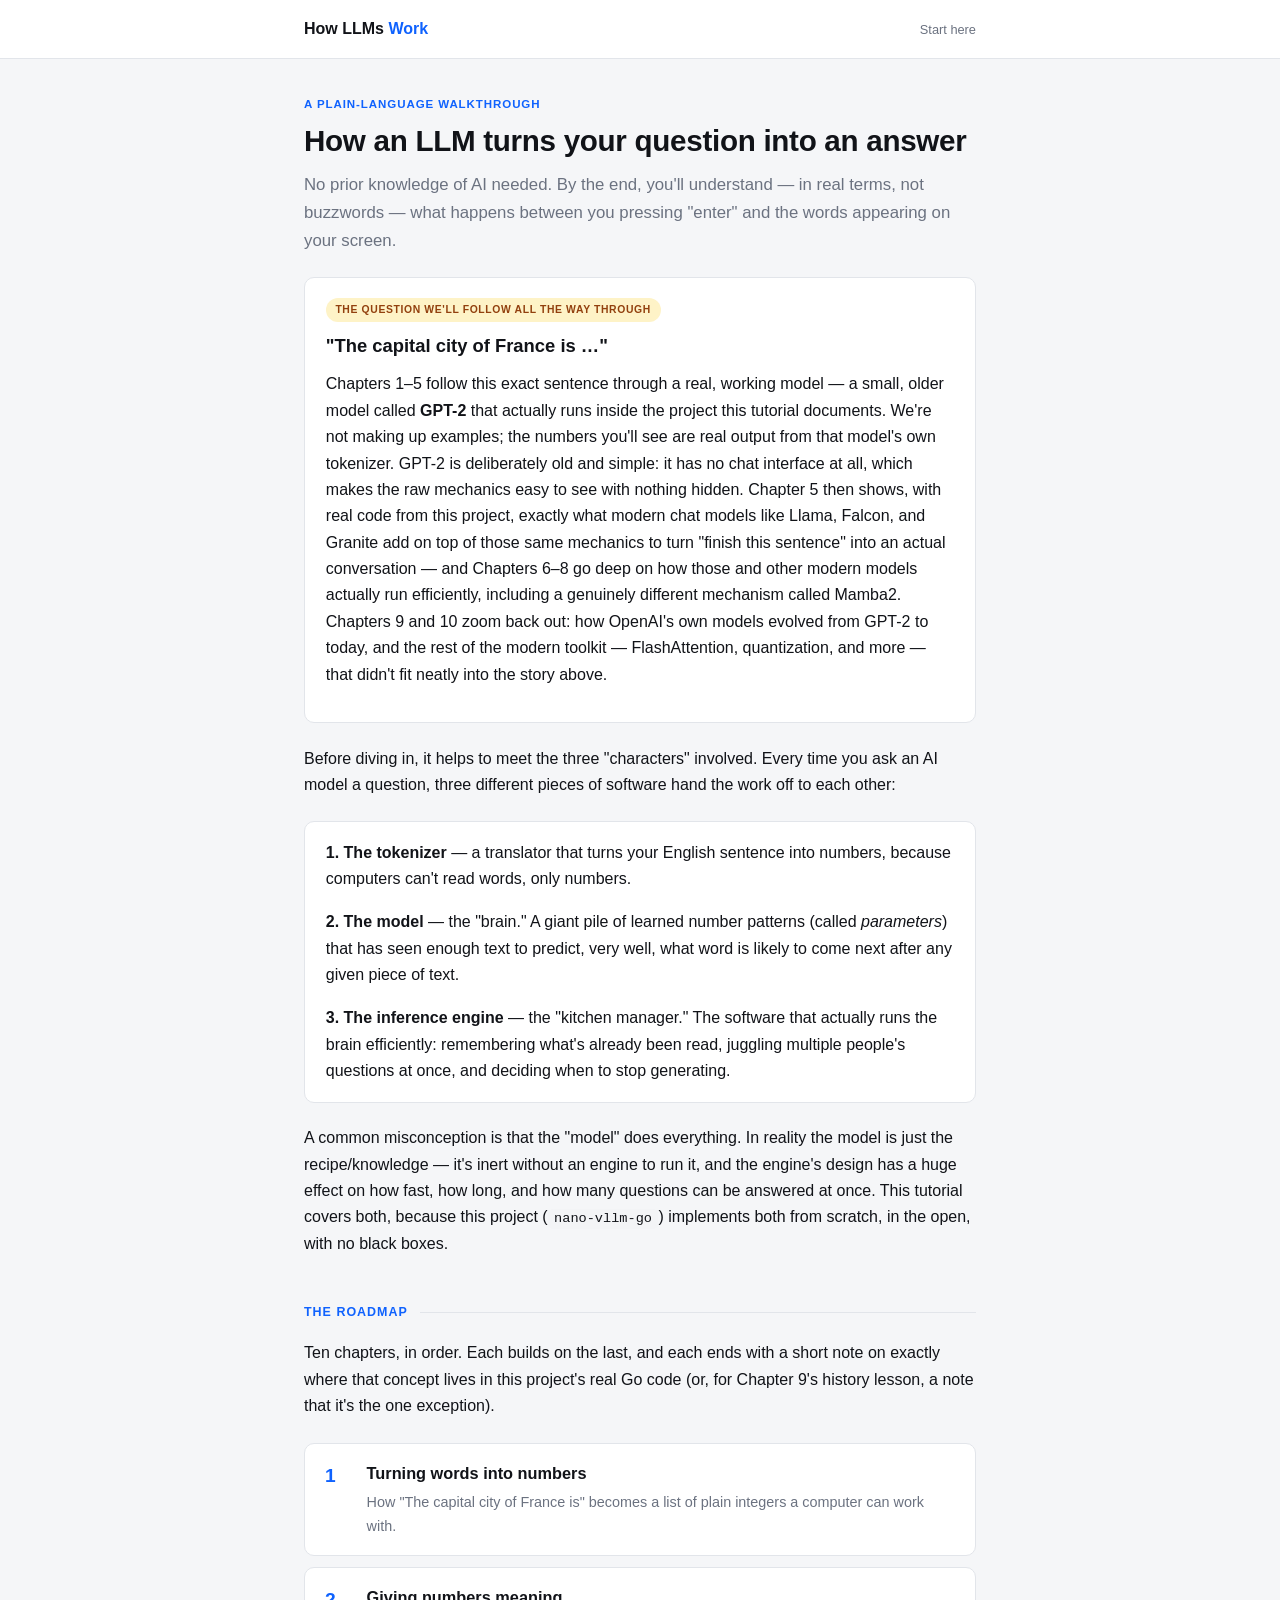
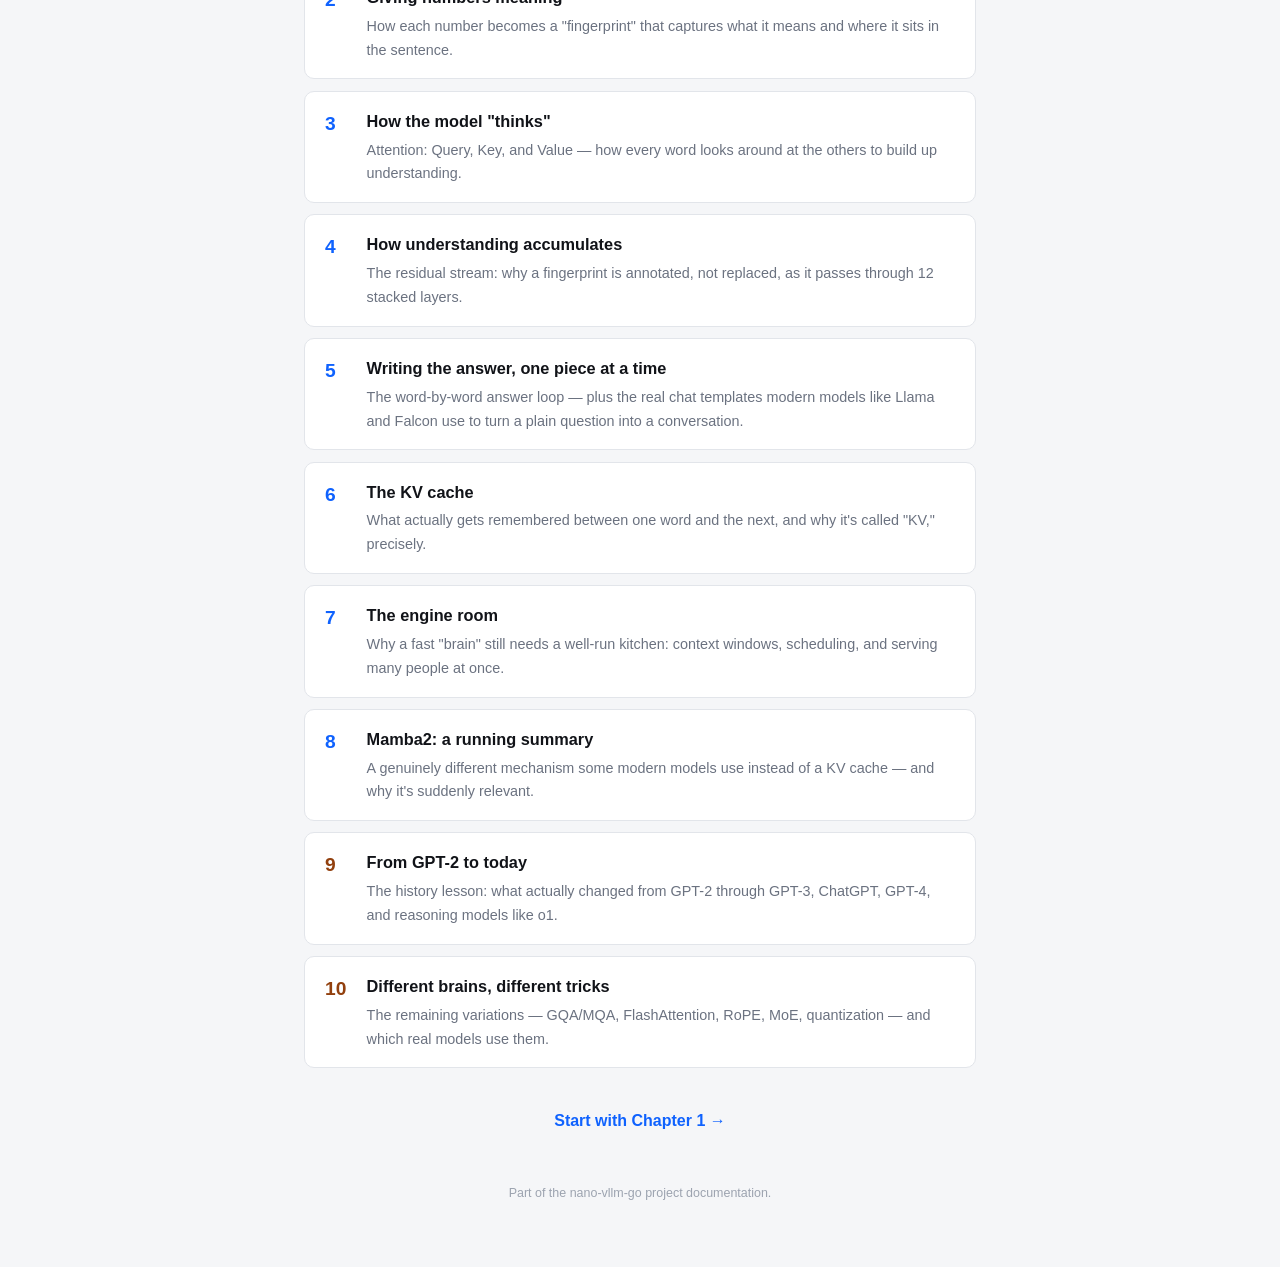
<file: docs/tutorials/how-llms-work/index.html>
<!DOCTYPE html>
<html lang="en">
<head>
<meta charset="UTF-8">
<meta name="viewport" content="width=device-width, initial-scale=1">
<title>How LLMs Work: From Question to Answer</title>
<link rel="stylesheet" href="style.css">
</head>
<body>
<header class="topbar">
  <div class="wrap">
    <a class="brand" href="index.html">How LLMs <span>Work</span></a>
    <span class="crumb">Start here</span>
  </div>
</header>

<main class="wrap">
  <p class="kicker">A plain-language walkthrough</p>
  <h1>How an LLM turns your question into an answer</h1>
  <p class="subtitle">
    No prior knowledge of AI needed. By the end, you'll understand &mdash; in real terms,
    not buzzwords &mdash; what happens between you pressing "enter" and the words
    appearing on your screen.
  </p>

  <div class="analogy">
    <span class="tag">The question we'll follow all the way through</span>
    <p style="margin:0; font-size:1.15rem;">
      <strong>"The capital city of France is&nbsp;&hellip;"</strong>
    </p>
    <p style="margin-top:0.6rem;">
      Chapters 1&ndash;5 follow this exact sentence through a real, working model
      &mdash; a small, older model called <strong>GPT-2</strong> that actually runs inside
      the project this tutorial documents. We're not making up examples; the
      numbers you'll see are real output from that model's own tokenizer. GPT-2
      is deliberately old and simple: it has no chat interface at all, which makes
      the raw mechanics easy to see with nothing hidden. Chapter 5 then shows,
      with real code from this project, exactly what modern chat models like
      Llama, Falcon, and Granite add on top of those same mechanics to turn "finish
      this sentence" into an actual conversation &mdash; and Chapters 6&ndash;8 go deep on
      how those and other modern models actually run efficiently, including a
      genuinely different mechanism called Mamba2. Chapters 9 and 10 zoom back
      out: how OpenAI's own models evolved from GPT-2 to today, and the rest of
      the modern toolkit &mdash; FlashAttention, quantization, and more &mdash; that
      didn't fit neatly into the story above.
    </p>
  </div>

  <p>
    Before diving in, it helps to meet the three "characters" involved. Every
    time you ask an AI model a question, three different pieces of software
    hand the work off to each other:
  </p>

  <div class="box">
    <p><strong>1. The tokenizer</strong> &mdash; a translator that turns your English sentence into
    numbers, because computers can't read words, only numbers.</p>
    <p><strong>2. The model</strong> &mdash; the "brain." A giant pile of learned number patterns
    (called <em>parameters</em>) that has seen enough text to predict, very well,
    what word is likely to come next after any given piece of text.</p>
    <p style="margin-bottom:0;"><strong>3. The inference engine</strong> &mdash; the "kitchen manager." The software
    that actually runs the brain efficiently: remembering what's already been
    read, juggling multiple people's questions at once, and deciding when to
    stop generating.</p>
  </div>

  <p>
    A common misconception is that the "model" does everything. In reality the
    model is just the recipe/knowledge &mdash; it's inert without an engine to run it,
    and the engine's design has a huge effect on how fast, how long, and how many
    questions can be answered at once. This tutorial covers both, because this
    project (<code>nano-vllm-go</code>) implements both from scratch, in the open,
    with no black boxes.
  </p>

  <h2>The roadmap</h2>
  <p>Ten chapters, in order. Each builds on the last, and each ends with a short
  note on exactly where that concept lives in this project's real Go code (or,
  for Chapter 9's history lesson, a note that it's the one exception).</p>

  <div class="chapters">
    <a class="chapter-card" href="01-tokenization.html">
      <span class="num">1</span>
      <span>
        <h3>Turning words into numbers</h3>
        <p>How "The capital city of France is" becomes a list of plain integers a computer can work with.</p>
      </span>
    </a>
    <a class="chapter-card" href="02-embeddings.html">
      <span class="num">2</span>
      <span>
        <h3>Giving numbers meaning</h3>
        <p>How each number becomes a "fingerprint" that captures what it means and where it sits in the sentence.</p>
      </span>
    </a>
    <a class="chapter-card" href="03-attention.html">
      <span class="num">3</span>
      <span>
        <h3>How the model "thinks"</h3>
        <p>Attention: Query, Key, and Value &mdash; how every word looks around at the others to build up understanding.</p>
      </span>
    </a>
    <a class="chapter-card" href="04-hidden-layers.html">
      <span class="num">4</span>
      <span>
        <h3>How understanding accumulates</h3>
        <p>The residual stream: why a fingerprint is annotated, not replaced, as it passes through 12 stacked layers.</p>
      </span>
    </a>
    <a class="chapter-card" href="05-generation-loop.html">
      <span class="num">5</span>
      <span>
        <h3>Writing the answer, one piece at a time</h3>
        <p>The word-by-word answer loop &mdash; plus the real chat templates modern models like Llama and Falcon use to turn a plain question into a conversation.</p>
      </span>
    </a>
    <a class="chapter-card" href="06-kv-cache.html">
      <span class="num">6</span>
      <span>
        <h3>The KV cache</h3>
        <p>What actually gets remembered between one word and the next, and why it's called "KV," precisely.</p>
      </span>
    </a>
    <a class="chapter-card" href="07-inference-engine.html">
      <span class="num">7</span>
      <span>
        <h3>The engine room</h3>
        <p>Why a fast "brain" still needs a well-run kitchen: context windows, scheduling, and serving many people at once.</p>
      </span>
    </a>
    <a class="chapter-card" href="08-mamba2.html">
      <span class="num">8</span>
      <span>
        <h3>Mamba2: a running summary</h3>
        <p>A genuinely different mechanism some modern models use instead of a KV cache &mdash; and why it's suddenly relevant.</p>
      </span>
    </a>
    <a class="chapter-card bonus" href="09-model-evolution.html">
      <span class="num">9</span>
      <span>
        <h3>From GPT-2 to today</h3>
        <p>The history lesson: what actually changed from GPT-2 through GPT-3, ChatGPT, GPT-4, and reasoning models like o1.</p>
      </span>
    </a>
    <a class="chapter-card bonus" href="10-advanced-techniques.html">
      <span class="num">10</span>
      <span>
        <h3>Different brains, different tricks</h3>
        <p>The remaining variations &mdash; GQA/MQA, FlashAttention, RoPE, MoE, quantization &mdash; and which real models use them.</p>
      </span>
    </a>
  </div>

  <p style="text-align:center;">
    <a href="01-tokenization.html" style="font-weight:700; color:var(--accent); text-decoration:none;">Start with Chapter 1 &rarr;</a>
  </p>

  <footer class="pagefoot">Part of the nano-vllm-go project documentation.</footer>
</main>
</body>
</html>
</file>
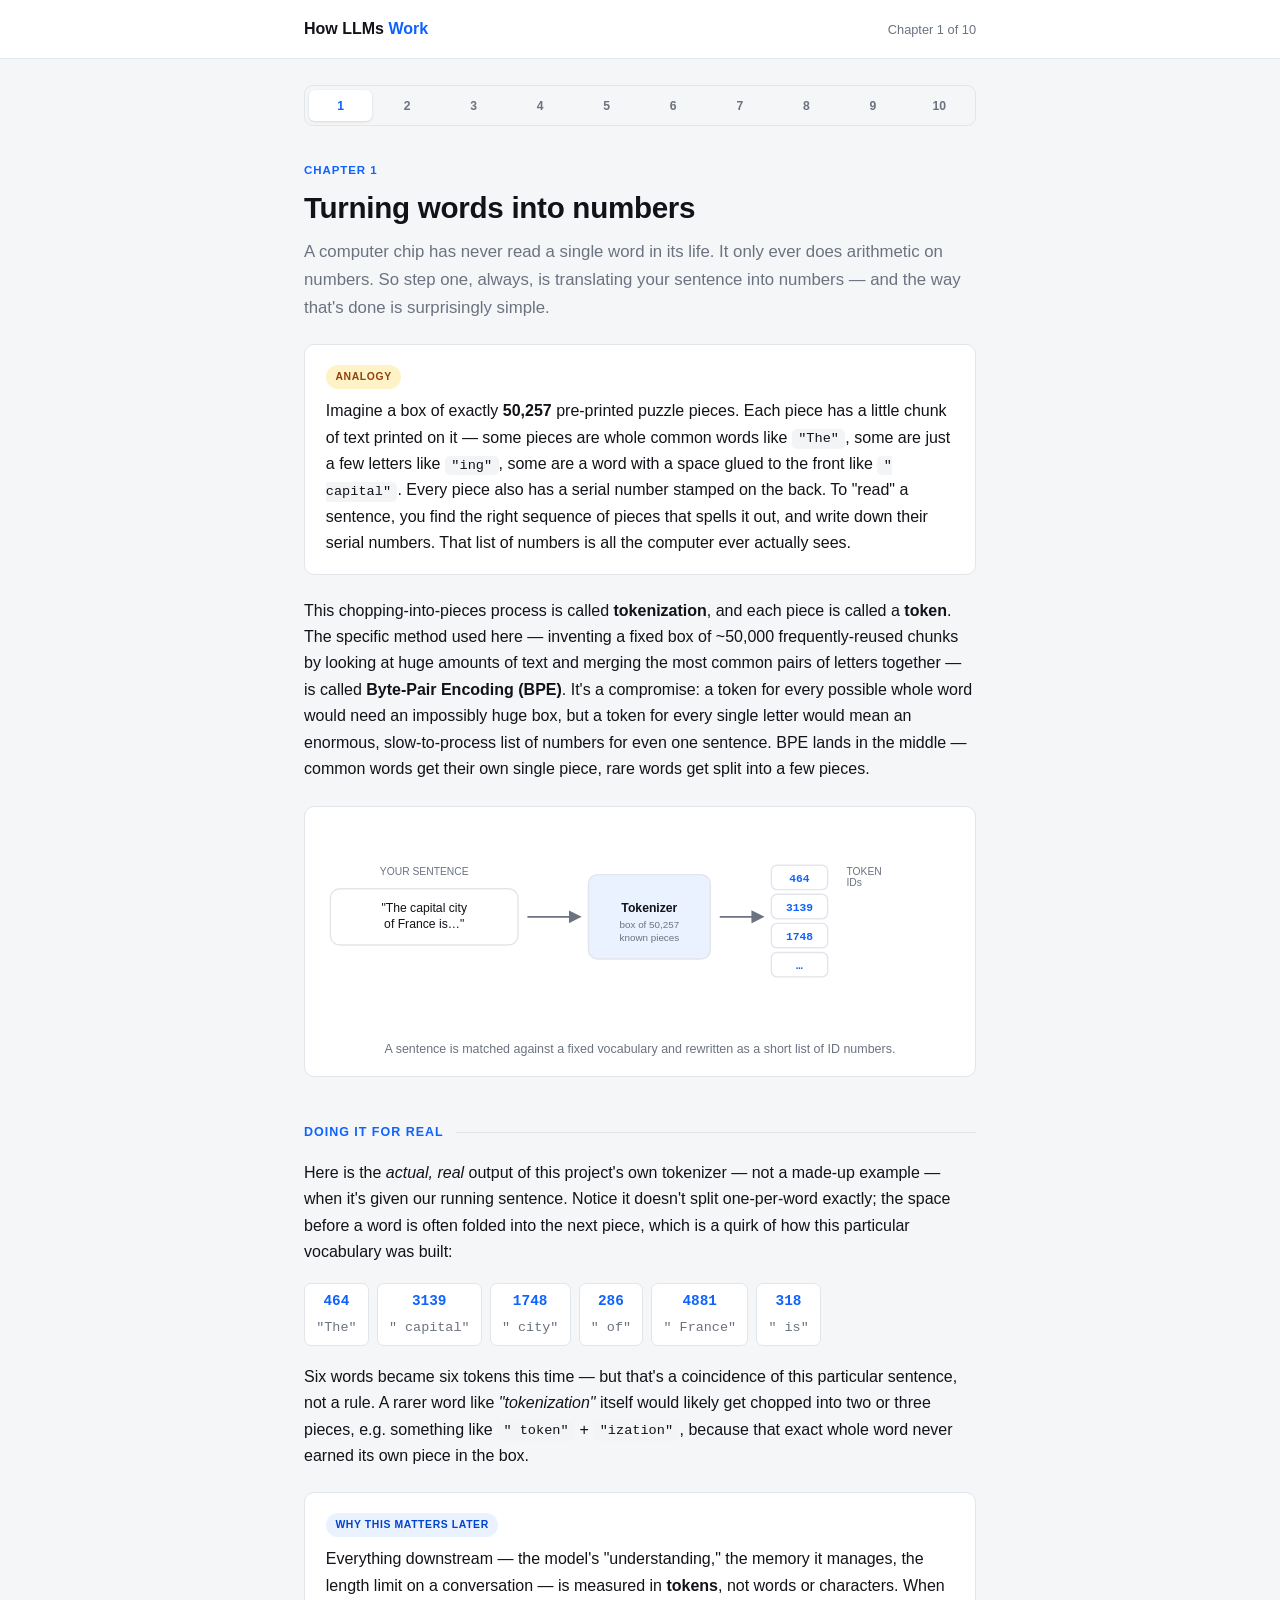
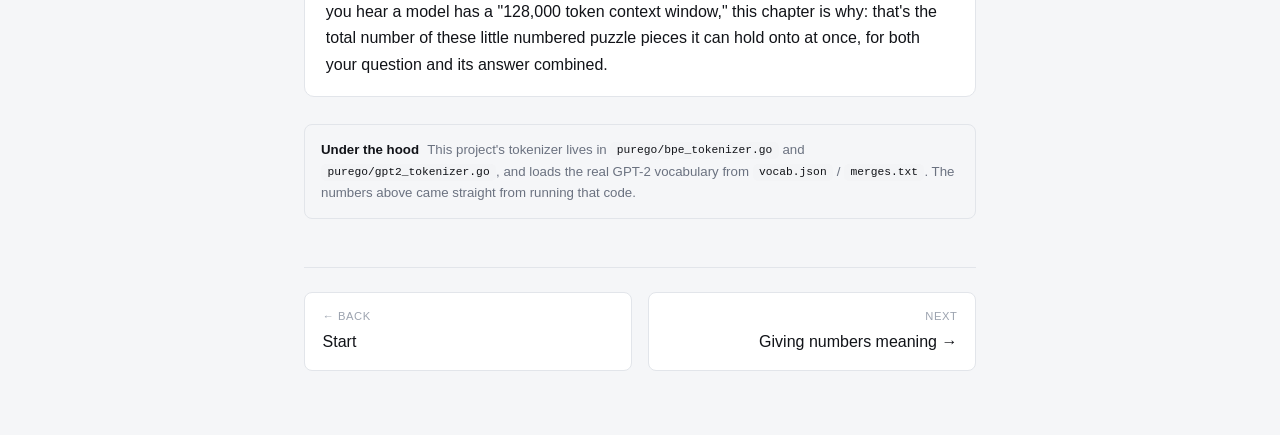
<file: docs/tutorials/how-llms-work/01-tokenization.html>
<!DOCTYPE html>
<html lang="en">
<head>
<meta charset="UTF-8">
<meta name="viewport" content="width=device-width, initial-scale=1">
<title>1. Turning Words Into Numbers &mdash; How LLMs Work</title>
<link rel="stylesheet" href="style.css">
</head>
<body>
<header class="topbar">
  <div class="wrap">
    <a class="brand" href="index.html">How LLMs <span>Work</span></a>
    <span class="crumb">Chapter 1 of 10</span>
  </div>
</header>

<main class="wrap">
  <nav class="stepper" aria-label="Chapters">
    <a class="current" href="01-tokenization.html">1</a>
    <a href="02-embeddings.html">2</a>
    <a href="03-attention.html">3</a>
    <a href="04-hidden-layers.html">4</a>
    <a href="05-generation-loop.html">5</a>
    <a href="06-kv-cache.html">6</a>
    <a href="07-inference-engine.html">7</a>
    <a href="08-mamba2.html">8</a>
    <a href="09-model-evolution.html">9</a>
    <a href="10-advanced-techniques.html">10</a>
  </nav>

  <p class="kicker">Chapter 1</p>
  <h1>Turning words into numbers</h1>
  <p class="subtitle">
    A computer chip has never read a single word in its life. It only ever
    does arithmetic on numbers. So step one, always, is translating your
    sentence into numbers &mdash; and the way that's done is surprisingly simple.
  </p>

  <div class="analogy">
    <span class="tag">Analogy</span>
    <p style="margin:0;">
      Imagine a box of exactly <strong>50,257</strong> pre-printed puzzle pieces.
      Each piece has a little chunk of text printed on it &mdash; some pieces are whole
      common words like <code>"The"</code>, some are just a few letters like
      <code>"ing"</code>, some are a word with a space glued to the front like
      <code>" capital"</code>. Every piece also has a serial number stamped on the back.
      To "read" a sentence, you find the right sequence of pieces that spells it out,
      and write down their serial numbers. That list of numbers is all the computer
      ever actually sees.
    </p>
  </div>

  <p>
    This chopping-into-pieces process is called <strong>tokenization</strong>, and each
    piece is called a <strong>token</strong>. The specific method used here &mdash;
    inventing a fixed box of ~50,000 frequently-reused chunks by looking at huge
    amounts of text and merging the most common pairs of letters together &mdash; is
    called <strong>Byte-Pair Encoding (BPE)</strong>. It's a compromise: a token
    for every possible whole word would need an impossibly huge box, but a token
    for every single letter would mean an enormous, slow-to-process list of numbers
    for even one sentence. BPE lands in the middle &mdash; common words get their own
    single piece, rare words get split into a few pieces.
  </p>

  <div class="diagram">
    <svg viewBox="0 0 680 220" xmlns="http://www.w3.org/2000/svg" role="img" aria-label="A sentence going into a tokenizer and coming out as a list of numbers">
      <defs>
        <marker id="arrow1" viewBox="0 0 10 10" refX="8" refY="5" markerWidth="7" markerHeight="7" orient="auto-start-reverse">
          <path class="arrowhead" d="M0,0 L10,5 L0,10 z"></path>
        </marker>
      </defs>
      <style>
        text{font-family:-apple-system,Helvetica,Arial,sans-serif;fill:var(--ink);}
        .lbl{font-size:11px;fill:var(--ink-soft);}
        .soft{fill:var(--ink-soft);}
        .box{fill:var(--panel);stroke:var(--border);stroke-width:1.5;}
        .accentbox{fill:var(--accent-soft);stroke:var(--border);stroke-width:1.5;}
        .idbox{fill:var(--panel);stroke:var(--border);stroke-width:1.5;}
        .idtext{fill:var(--accent);font-family:"SF Mono",Menlo,monospace;font-weight:700;}
        .arrow{stroke:var(--ink-soft);stroke-width:2;fill:none;}
        .arrowhead{fill:var(--ink-soft);}
      </style>

      <rect x="10" y="70" width="200" height="60" class="box" rx="10"></rect>
      <text x="110" y="95" font-size="13" text-anchor="middle">"The capital city</text>
      <text x="110" y="112" font-size="13" text-anchor="middle">of France is&#8230;"</text>
      <text x="110" y="55" class="lbl" text-anchor="middle">YOUR SENTENCE</text>

      <line x1="220" y1="100" x2="275" y2="100" class="arrow" marker-end="url(#arrow1)"></line>

      <rect x="285" y="55" width="130" height="90" class="accentbox" rx="10"></rect>
      <text x="350" y="95" font-size="13" text-anchor="middle" font-weight="700">Tokenizer</text>
      <text x="350" y="112" font-size="10.5" text-anchor="middle" class="soft">box of 50,257</text>
      <text x="350" y="126" font-size="10.5" text-anchor="middle" class="soft">known pieces</text>

      <line x1="425" y1="100" x2="470" y2="100" class="arrow" marker-end="url(#arrow1)"></line>

      <g font-size="12">
        <rect x="480" y="45" width="60" height="26" rx="6" class="idbox"></rect>
        <text x="510" y="63" text-anchor="middle" class="idtext">464</text>
        <rect x="480" y="76" width="60" height="26" rx="6" class="idbox"></rect>
        <text x="510" y="94" text-anchor="middle" class="idtext">3139</text>
        <rect x="480" y="107" width="60" height="26" rx="6" class="idbox"></rect>
        <text x="510" y="125" text-anchor="middle" class="idtext">1748</text>
        <rect x="480" y="138" width="60" height="26" rx="6" class="idbox"></rect>
        <text x="510" y="156" text-anchor="middle" class="idtext">&#8230;</text>
      </g>
      <text x="560" y="55" class="lbl">TOKEN</text>
      <text x="560" y="67" class="lbl">IDs</text>
    </svg>
    <figcaption>A sentence is matched against a fixed vocabulary and rewritten as a short list of ID numbers.</figcaption>
  </div>

  <h2>Doing it for real</h2>
  <p>
    Here is the <em>actual, real</em> output of this project's own tokenizer &mdash; not a
    made-up example &mdash; when it's given our running sentence. Notice it doesn't split
    one-per-word exactly; the space before a word is often folded into the next
    piece, which is a quirk of how this particular vocabulary was built:
  </p>

  <div class="tokrow">
    <div class="tok"><span class="id">464</span><span class="piece">"The"</span></div>
    <div class="tok"><span class="id">3139</span><span class="piece">" capital"</span></div>
    <div class="tok"><span class="id">1748</span><span class="piece">" city"</span></div>
    <div class="tok"><span class="id">286</span><span class="piece">" of"</span></div>
    <div class="tok"><span class="id">4881</span><span class="piece">" France"</span></div>
    <div class="tok"><span class="id">318</span><span class="piece">" is"</span></div>
  </div>

  <p>
    Six words became six tokens this time &mdash; but that's a coincidence of this
    particular sentence, not a rule. A rarer word like <em>"tokenization"</em> itself
    would likely get chopped into two or three pieces, e.g. something like
    <code>" token"</code> + <code>"ization"</code>, because that exact whole word
    never earned its own piece in the box.
  </p>

  <div class="example">
    <span class="tag">Why this matters later</span>
    <p style="margin:0;">
      Everything downstream &mdash; the model's "understanding," the memory it manages,
      the length limit on a conversation &mdash; is measured in <strong>tokens</strong>,
      not words or characters. When you hear a model has a "128,000 token context
      window," this chapter is why: that's the total number of these little numbered
      puzzle pieces it can hold onto at once, for both your question and its answer
      combined.
    </p>
  </div>

  <div class="codepath">
    <span class="tag">Under the hood</span>
    This project's tokenizer lives in <code>purego/bpe_tokenizer.go</code> and
    <code>purego/gpt2_tokenizer.go</code>, and loads the real GPT-2 vocabulary
    from <code>vocab.json</code> / <code>merges.txt</code>. The numbers above came
    straight from running that code.
  </div>

  <nav class="pager">
    <a class="prev" href="index.html"><span class="dir">&larr; Back</span>Start</a>
    <a class="next" href="02-embeddings.html"><span class="dir">Next</span>Giving numbers meaning &rarr;</a>
  </nav>
</main>
</body>
</html>
</file>
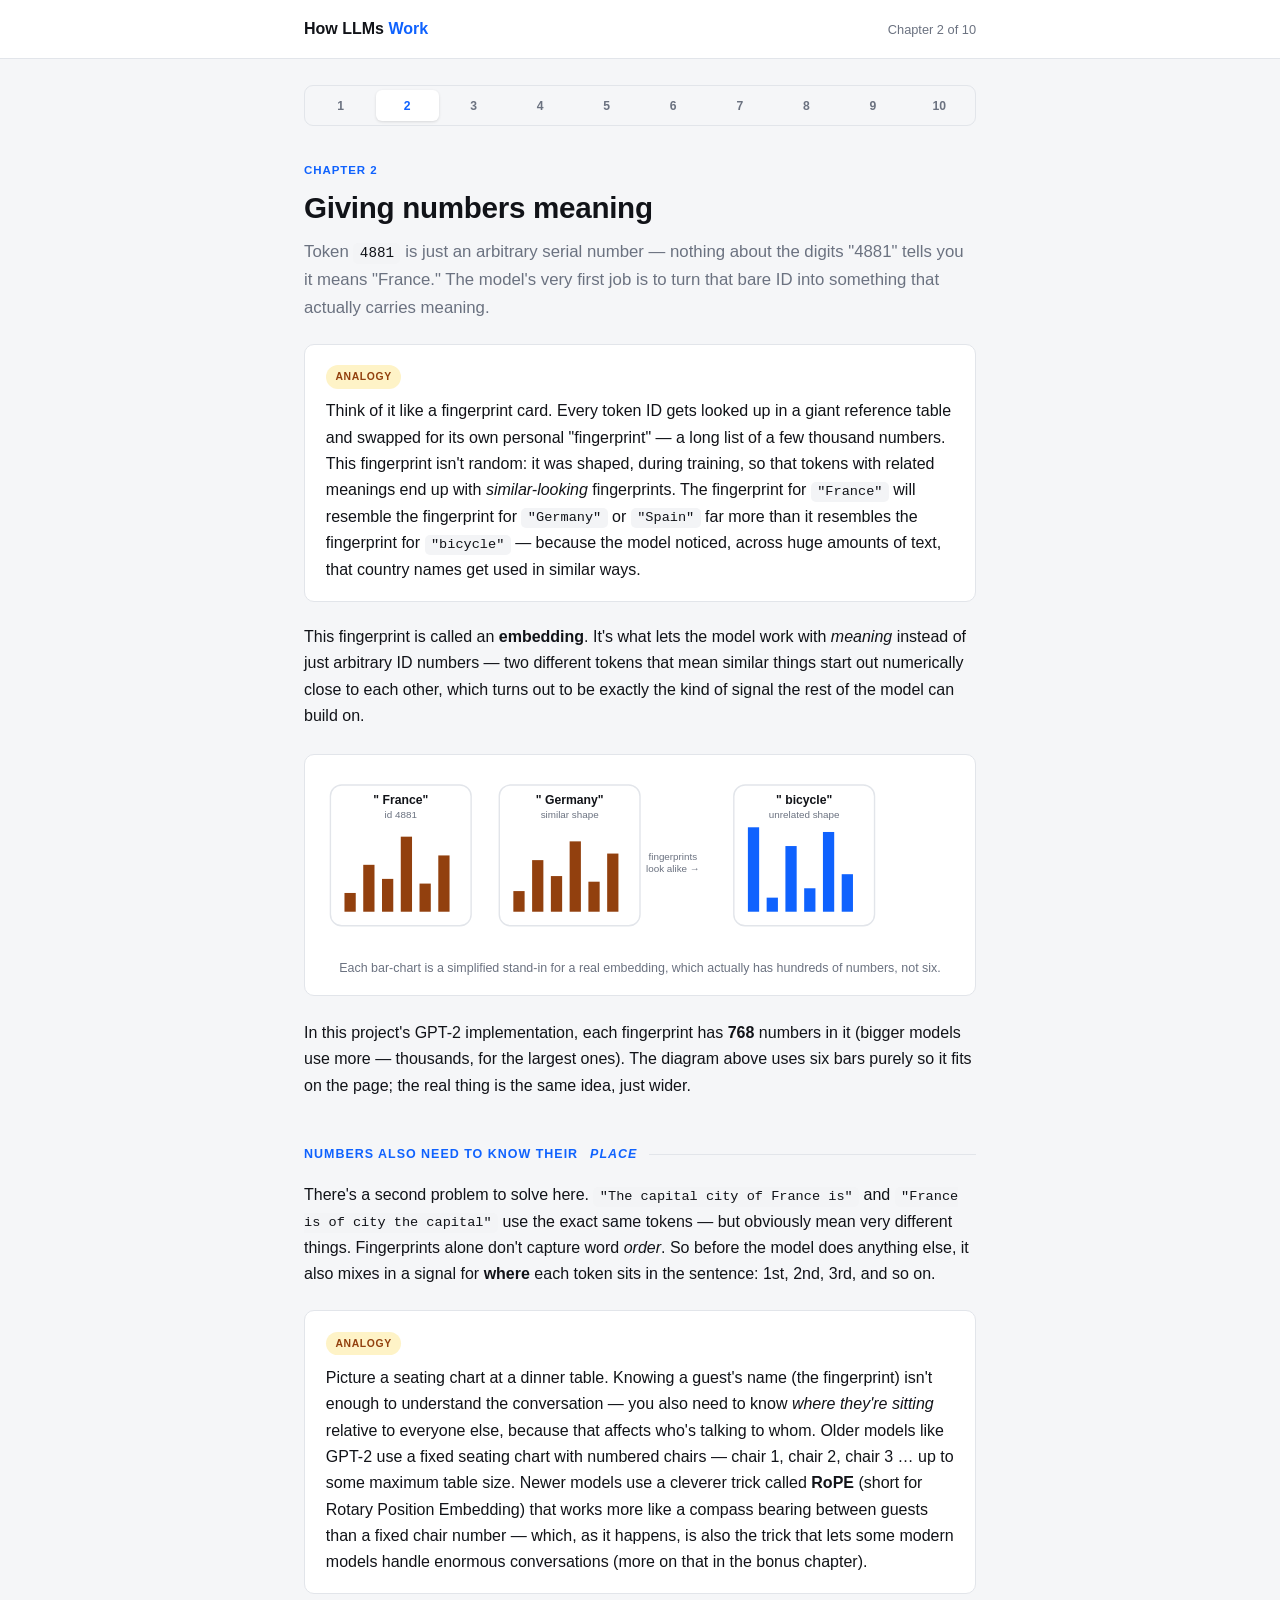
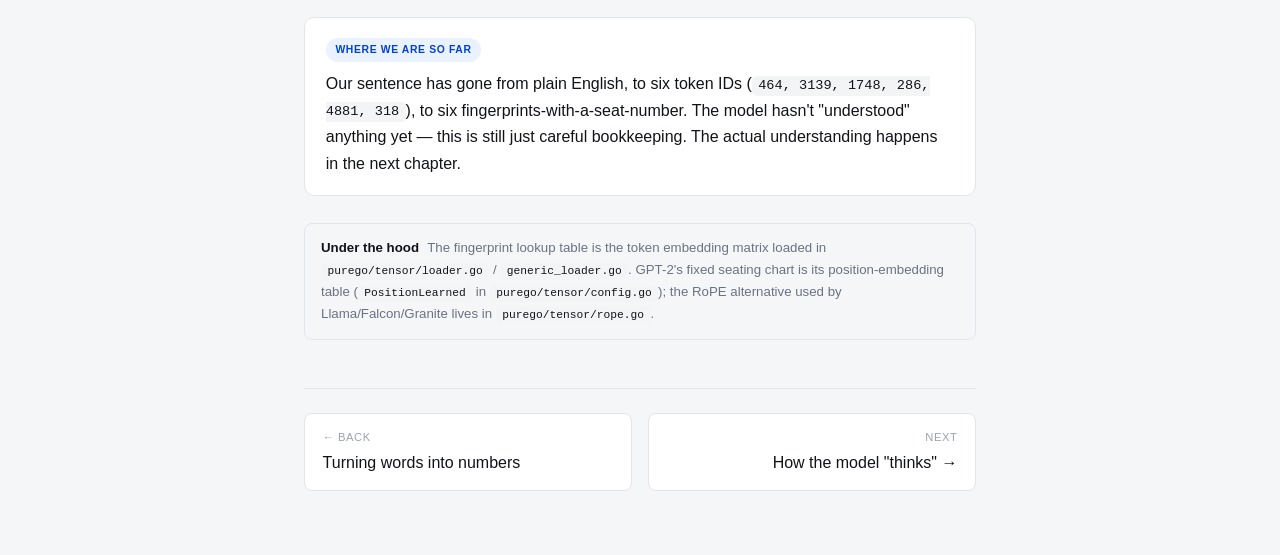
<file: docs/tutorials/how-llms-work/02-embeddings.html>
<!DOCTYPE html>
<html lang="en">
<head>
<meta charset="UTF-8">
<meta name="viewport" content="width=device-width, initial-scale=1">
<title>2. Giving Numbers Meaning &mdash; How LLMs Work</title>
<link rel="stylesheet" href="style.css">
</head>
<body>
<header class="topbar">
  <div class="wrap">
    <a class="brand" href="index.html">How LLMs <span>Work</span></a>
    <span class="crumb">Chapter 2 of 10</span>
  </div>
</header>

<main class="wrap">
  <nav class="stepper" aria-label="Chapters">
    <a href="01-tokenization.html">1</a>
    <a class="current" href="02-embeddings.html">2</a>
    <a href="03-attention.html">3</a>
    <a href="04-hidden-layers.html">4</a>
    <a href="05-generation-loop.html">5</a>
    <a href="06-kv-cache.html">6</a>
    <a href="07-inference-engine.html">7</a>
    <a href="08-mamba2.html">8</a>
    <a href="09-model-evolution.html">9</a>
    <a href="10-advanced-techniques.html">10</a>
  </nav>

  <p class="kicker">Chapter 2</p>
  <h1>Giving numbers meaning</h1>
  <p class="subtitle">
    Token <code>4881</code> is just an arbitrary serial number &mdash; nothing about the
    digits "4881" tells you it means "France." The model's very first job is to
    turn that bare ID into something that actually carries meaning.
  </p>

  <div class="analogy">
    <span class="tag">Analogy</span>
    <p style="margin:0;">
      Think of it like a fingerprint card. Every token ID gets looked up in a
      giant reference table and swapped for its own personal "fingerprint" &mdash; a
      long list of a few thousand numbers. This fingerprint isn't random: it was
      shaped, during training, so that tokens with related meanings end up with
      <em>similar-looking</em> fingerprints. The fingerprint for <code>"France"</code>
      will resemble the fingerprint for <code>"Germany"</code> or <code>"Spain"</code>
      far more than it resembles the fingerprint for <code>"bicycle"</code> &mdash; because
      the model noticed, across huge amounts of text, that country names get used
      in similar ways.
    </p>
  </div>

  <p>
    This fingerprint is called an <strong>embedding</strong>. It's what lets the model
    work with <em>meaning</em> instead of just arbitrary ID numbers &mdash; two different
    tokens that mean similar things start out numerically close to each other, which
    turns out to be exactly the kind of signal the rest of the model can build on.
  </p>

  <div class="diagram">
    <svg viewBox="0 0 680 190" xmlns="http://www.w3.org/2000/svg" role="img" aria-label="Two country tokens get similar fingerprints, an unrelated token gets a different one">
      <style>
        text{font-family:-apple-system,Helvetica,Arial,sans-serif;fill:var(--ink);}
        .lbl{font-size:10.5px;fill:var(--ink-soft);}
        .card{fill:var(--panel);stroke:var(--border);stroke-width:1.5;}
        .barA{fill:var(--accent2);}
        .barB{fill:var(--accent);}
      </style>

      <!-- France card -->
      <rect x="10" y="15" width="150" height="150" rx="12" class="card"></rect>
      <text x="85" y="35" text-anchor="middle" font-weight="700" font-size="13">" France"</text>
      <text x="85" y="50" text-anchor="middle" class="lbl">id 4881</text>
      <g class="barA">
        <rect x="25" y="130" width="12" height="20"></rect>
        <rect x="45" y="100" width="12" height="50"></rect>
        <rect x="65" y="115" width="12" height="35"></rect>
        <rect x="85" y="70" width="12" height="80"></rect>
        <rect x="105" y="120" width="12" height="30"></rect>
        <rect x="125" y="90" width="12" height="60"></rect>
      </g>

      <!-- Germany card -->
      <rect x="190" y="15" width="150" height="150" rx="12" class="card"></rect>
      <text x="265" y="35" text-anchor="middle" font-weight="700" font-size="13">" Germany"</text>
      <text x="265" y="50" text-anchor="middle" class="lbl">similar shape</text>
      <g class="barA">
        <rect x="205" y="128" width="12" height="22"></rect>
        <rect x="225" y="95" width="12" height="55"></rect>
        <rect x="245" y="112" width="12" height="38"></rect>
        <rect x="265" y="75" width="12" height="75"></rect>
        <rect x="285" y="118" width="12" height="32"></rect>
        <rect x="305" y="88" width="12" height="62"></rect>
      </g>

      <text x="375" y="95" text-anchor="middle" class="lbl">fingerprints</text>
      <text x="375" y="108" text-anchor="middle" class="lbl">look alike &rarr;</text>

      <!-- bicycle card -->
      <rect x="440" y="15" width="150" height="150" rx="12" class="card"></rect>
      <text x="515" y="35" text-anchor="middle" font-weight="700" font-size="13">" bicycle"</text>
      <text x="515" y="50" text-anchor="middle" class="lbl">unrelated shape</text>
      <g class="barB">
        <rect x="455" y="60" width="12" height="90"></rect>
        <rect x="475" y="135" width="12" height="15"></rect>
        <rect x="495" y="80" width="12" height="70"></rect>
        <rect x="515" y="125" width="12" height="25"></rect>
        <rect x="535" y="65" width="12" height="85"></rect>
        <rect x="555" y="110" width="12" height="40"></rect>
      </g>
    </svg>
    <figcaption>Each bar-chart is a simplified stand-in for a real embedding, which actually has hundreds of numbers, not six.</figcaption>
  </div>

  <p>
    In this project's GPT-2 implementation, each fingerprint has <strong>768</strong>
    numbers in it (bigger models use more &mdash; thousands, for the largest ones). The
    diagram above uses six bars purely so it fits on the page; the real thing is the
    same idea, just wider.
  </p>

  <h2>Numbers also need to know their <em>place</em></h2>
  <p>
    There's a second problem to solve here. <code>"The capital city of France is"</code>
    and <code>"France is of city the capital"</code> use the exact same tokens &mdash; but
    obviously mean very different things. Fingerprints alone don't capture word
    <em>order</em>. So before the model does anything else, it also mixes in a
    signal for <strong>where</strong> each token sits in the sentence: 1st, 2nd, 3rd,
    and so on.
  </p>

  <div class="analogy">
    <span class="tag">Analogy</span>
    <p style="margin:0;">
      Picture a seating chart at a dinner table. Knowing a guest's name (the
      fingerprint) isn't enough to understand the conversation &mdash; you also need to
      know <em>where they're sitting</em> relative to everyone else, because that
      affects who's talking to whom. Older models like GPT-2 use a fixed seating
      chart with numbered chairs &mdash; chair 1, chair 2, chair 3&nbsp;&hellip; up to some
      maximum table size. Newer models use a cleverer trick called <strong>RoPE</strong>
      (short for Rotary Position Embedding) that works more like a compass bearing
      between guests than a fixed chair number &mdash; which, as it happens, is also the
      trick that lets some modern models handle enormous conversations (more on
      that in the bonus chapter).
    </p>
  </div>

  <div class="example">
    <span class="tag">Where we are so far</span>
    <p style="margin:0;">
      Our sentence has gone from plain English, to six token IDs
      (<code>464, 3139, 1748, 286, 4881, 318</code>), to six fingerprints-with-a-seat-number.
      The model hasn't "understood" anything yet &mdash; this is still just careful bookkeeping.
      The actual understanding happens in the next chapter.
    </p>
  </div>

  <div class="codepath">
    <span class="tag">Under the hood</span>
    The fingerprint lookup table is the token embedding matrix loaded in
    <code>purego/tensor/loader.go</code> / <code>generic_loader.go</code>. GPT-2's fixed
    seating chart is its position-embedding table (<code>PositionLearned</code> in
    <code>purego/tensor/config.go</code>); the RoPE alternative used by Llama/Falcon/Granite
    lives in <code>purego/tensor/rope.go</code>.
  </div>

  <nav class="pager">
    <a class="prev" href="01-tokenization.html"><span class="dir">&larr; Back</span>Turning words into numbers</a>
    <a class="next" href="03-attention.html"><span class="dir">Next</span>How the model "thinks" &rarr;</a>
  </nav>
</main>
</body>
</html>
</file>
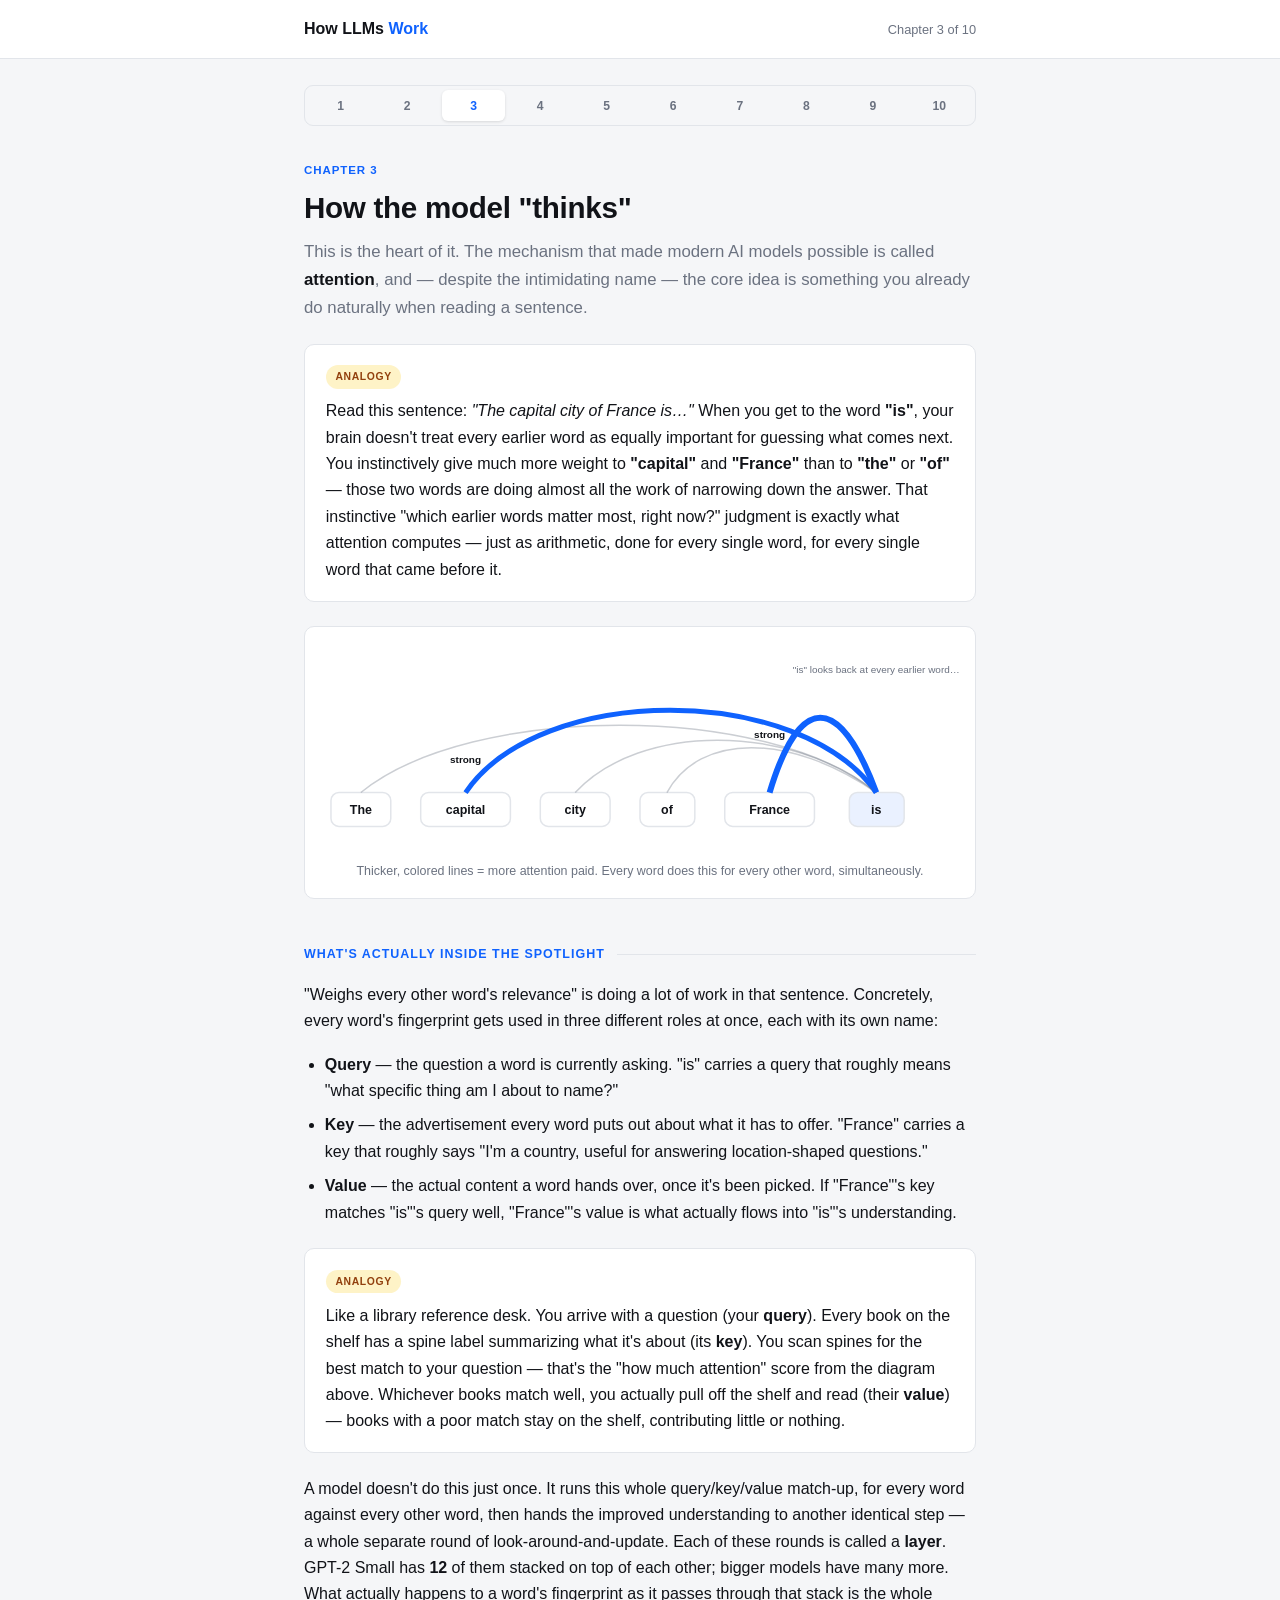
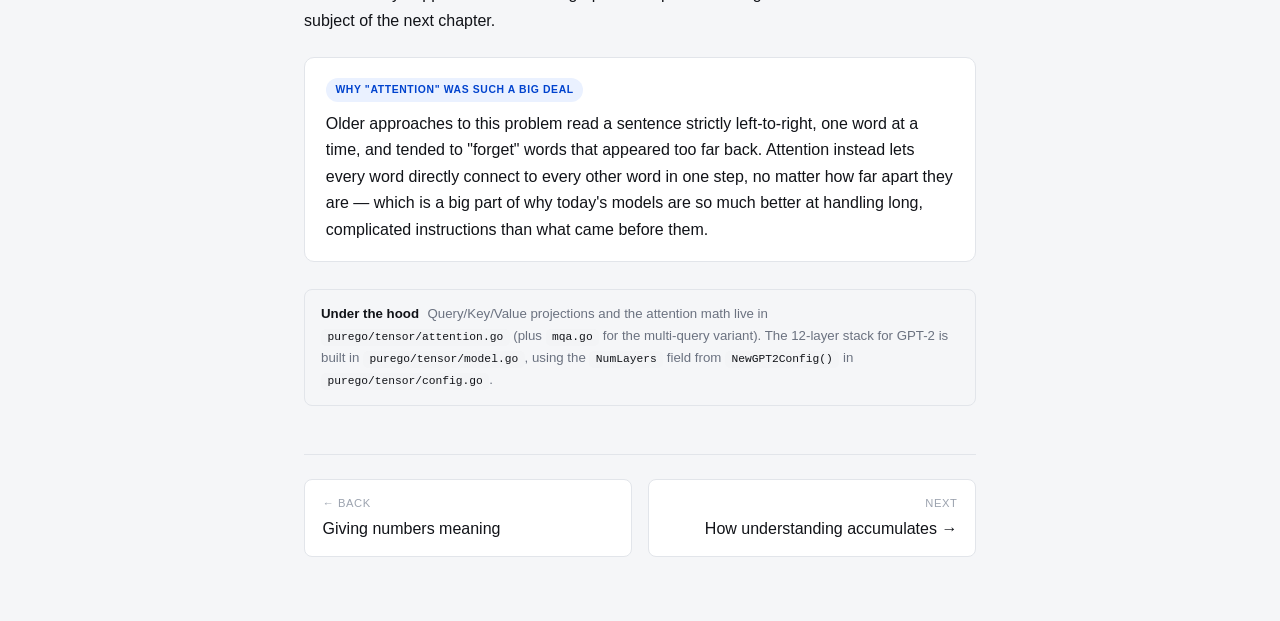
<file: docs/tutorials/how-llms-work/03-attention.html>
<!DOCTYPE html>
<html lang="en">
<head>
<meta charset="UTF-8">
<meta name="viewport" content="width=device-width, initial-scale=1">
<title>3. How the Model "Thinks" &mdash; How LLMs Work</title>
<link rel="stylesheet" href="style.css">
</head>
<body>
<header class="topbar">
  <div class="wrap">
    <a class="brand" href="index.html">How LLMs <span>Work</span></a>
    <span class="crumb">Chapter 3 of 10</span>
  </div>
</header>

<main class="wrap">
  <nav class="stepper" aria-label="Chapters">
    <a href="01-tokenization.html">1</a>
    <a href="02-embeddings.html">2</a>
    <a class="current" href="03-attention.html">3</a>
    <a href="04-hidden-layers.html">4</a>
    <a href="05-generation-loop.html">5</a>
    <a href="06-kv-cache.html">6</a>
    <a href="07-inference-engine.html">7</a>
    <a href="08-mamba2.html">8</a>
    <a href="09-model-evolution.html">9</a>
    <a href="10-advanced-techniques.html">10</a>
  </nav>

  <p class="kicker">Chapter 3</p>
  <h1>How the model "thinks"</h1>
  <p class="subtitle">
    This is the heart of it. The mechanism that made modern AI models possible
    is called <strong>attention</strong>, and &mdash; despite the intimidating name &mdash; the
    core idea is something you already do naturally when reading a sentence.
  </p>

  <div class="analogy">
    <span class="tag">Analogy</span>
    <p style="margin:0;">
      Read this sentence: <em>"The capital city of France is&hellip;"</em> When you get
      to the word <strong>"is"</strong>, your brain doesn't treat every earlier word
      as equally important for guessing what comes next. You instinctively give
      much more weight to <strong>"capital"</strong> and <strong>"France"</strong> than
      to <strong>"the"</strong> or <strong>"of"</strong> &mdash; those two words are doing
      almost all the work of narrowing down the answer. That instinctive
      "which earlier words matter most, right now?" judgment is exactly what
      attention computes &mdash; just as arithmetic, done for every single word, for
      every single word that came before it.
    </p>
  </div>

  <div class="diagram">
    <svg viewBox="0 0 640 210" xmlns="http://www.w3.org/2000/svg" role="img" aria-label="The word is looking back at earlier words with different amounts of attention">
      <style>
        text{font-family:-apple-system,Helvetica,Arial,sans-serif;fill:var(--ink);}
        .lbl{font-size:10px;fill:var(--ink-soft);}
        .word{fill:var(--panel);stroke:var(--border);stroke-width:1.5;}
        .wordHi{fill:var(--accent-soft);stroke:var(--border);stroke-width:1.5;}
        .wordtext{font-size:12.5px;font-weight:600;}
        .lineHi{stroke:var(--accent);fill:none;}
        .lineLo{stroke:var(--ink-soft);fill:none;opacity:0.35;}
      </style>

      <!-- word boxes -->
      <rect x="10"  y="150" width="60" height="34" rx="8" class="word"></rect>
      <text x="40" y="172" text-anchor="middle" class="wordtext">The</text>

      <rect x="100" y="150" width="90" height="34" rx="8" class="word"></rect>
      <text x="145" y="172" text-anchor="middle" class="wordtext">capital</text>

      <rect x="220" y="150" width="70" height="34" rx="8" class="word"></rect>
      <text x="255" y="172" text-anchor="middle" class="wordtext">city</text>

      <rect x="320" y="150" width="55" height="34" rx="8" class="word"></rect>
      <text x="347" y="172" text-anchor="middle" class="wordtext">of</text>

      <rect x="405" y="150" width="90" height="34" rx="8" class="word"></rect>
      <text x="450" y="172" text-anchor="middle" class="wordtext">France</text>

      <rect x="530" y="150" width="55" height="34" rx="8" class="wordHi"></rect>
      <text x="557" y="172" text-anchor="middle" class="wordtext">is</text>

      <!-- attention lines, all originating from "is" -->
      <path class="lineLo" stroke-width="1.5" d="M557,150 C 450,60 150,60 40,150"></path>
      <path class="lineHi" stroke-width="5"   d="M557,150 C 480,40 220,40 145,150"></path>
      <path class="lineLo" stroke-width="1.5" d="M557,150 C 470,80 320,80 255,150"></path>
      <path class="lineLo" stroke-width="1.5" d="M557,150 C 470,90 380,90 347,150"></path>
      <path class="lineHi" stroke-width="6"   d="M557,150 C 520,50 480,50 450,150"></path>

      <text x="557" y="30" text-anchor="middle" class="lbl">"is" looks back at every earlier word&#8230;</text>
      <text x="145" y="120" text-anchor="middle" font-size="10" fill="var(--accent)" font-weight="700">strong</text>
      <text x="450" y="95" text-anchor="middle" font-size="10" fill="var(--accent)" font-weight="700">strong</text>
    </svg>
    <figcaption>Thicker, colored lines = more attention paid. Every word does this for every other word, simultaneously.</figcaption>
  </div>

  <h2>What's actually inside the spotlight</h2>
  <p>
    "Weighs every other word's relevance" is doing a lot of work in that sentence.
    Concretely, every word's fingerprint gets used in three different roles at
    once, each with its own name:
  </p>
  <ul>
    <li><strong>Query</strong> &mdash; the question a word is currently asking. "is" carries
    a query that roughly means "what specific thing am I about to name?"</li>
    <li><strong>Key</strong> &mdash; the advertisement every word puts out about what it has
    to offer. "France" carries a key that roughly says "I'm a country, useful for
    answering location-shaped questions."</li>
    <li><strong>Value</strong> &mdash; the actual content a word hands over, once it's been
    picked. If "France"'s key matches "is"'s query well, "France"'s value is what
    actually flows into "is"'s understanding.</li>
  </ul>
  <div class="analogy">
    <span class="tag">Analogy</span>
    <p style="margin:0;">
      Like a library reference desk. You arrive with a question (your
      <strong>query</strong>). Every book on the shelf has a spine label summarizing
      what it's about (its <strong>key</strong>). You scan spines for the best match to
      your question &mdash; that's the "how much attention" score from the diagram
      above. Whichever books match well, you actually pull off the shelf and read
      (their <strong>value</strong>) &mdash; books with a poor match stay on the shelf,
      contributing little or nothing.
    </p>
  </div>
  <p>
    A model doesn't do this just once. It runs this whole query/key/value match-up,
    for every word against every other word, then hands the improved understanding
    to another identical step &mdash; a whole separate round of look-around-and-update.
    Each of these rounds is called a <strong>layer</strong>. GPT-2 Small has <strong>12</strong>
    of them stacked on top of each other; bigger models have many more. What
    actually happens to a word's fingerprint as it passes through that stack is
    the whole subject of the next chapter.
  </p>

  <div class="example">
    <span class="tag">Why "attention" was such a big deal</span>
    <p style="margin:0;">
      Older approaches to this problem read a sentence strictly left-to-right, one
      word at a time, and tended to "forget" words that appeared too far back.
      Attention instead lets every word directly connect to every other word in
      one step, no matter how far apart they are &mdash; which is a big part of why
      today's models are so much better at handling long, complicated instructions
      than what came before them.
    </p>
  </div>

  <div class="codepath">
    <span class="tag">Under the hood</span>
    Query/Key/Value projections and the attention math live in
    <code>purego/tensor/attention.go</code> (plus <code>mqa.go</code> for the
    multi-query variant). The 12-layer stack for GPT-2 is built in
    <code>purego/tensor/model.go</code>, using the <code>NumLayers</code> field
    from <code>NewGPT2Config()</code> in <code>purego/tensor/config.go</code>.
  </div>

  <nav class="pager">
    <a class="prev" href="02-embeddings.html"><span class="dir">&larr; Back</span>Giving numbers meaning</a>
    <a class="next" href="04-hidden-layers.html"><span class="dir">Next</span>How understanding accumulates &rarr;</a>
  </nav>
</main>
</body>
</html>
</file>
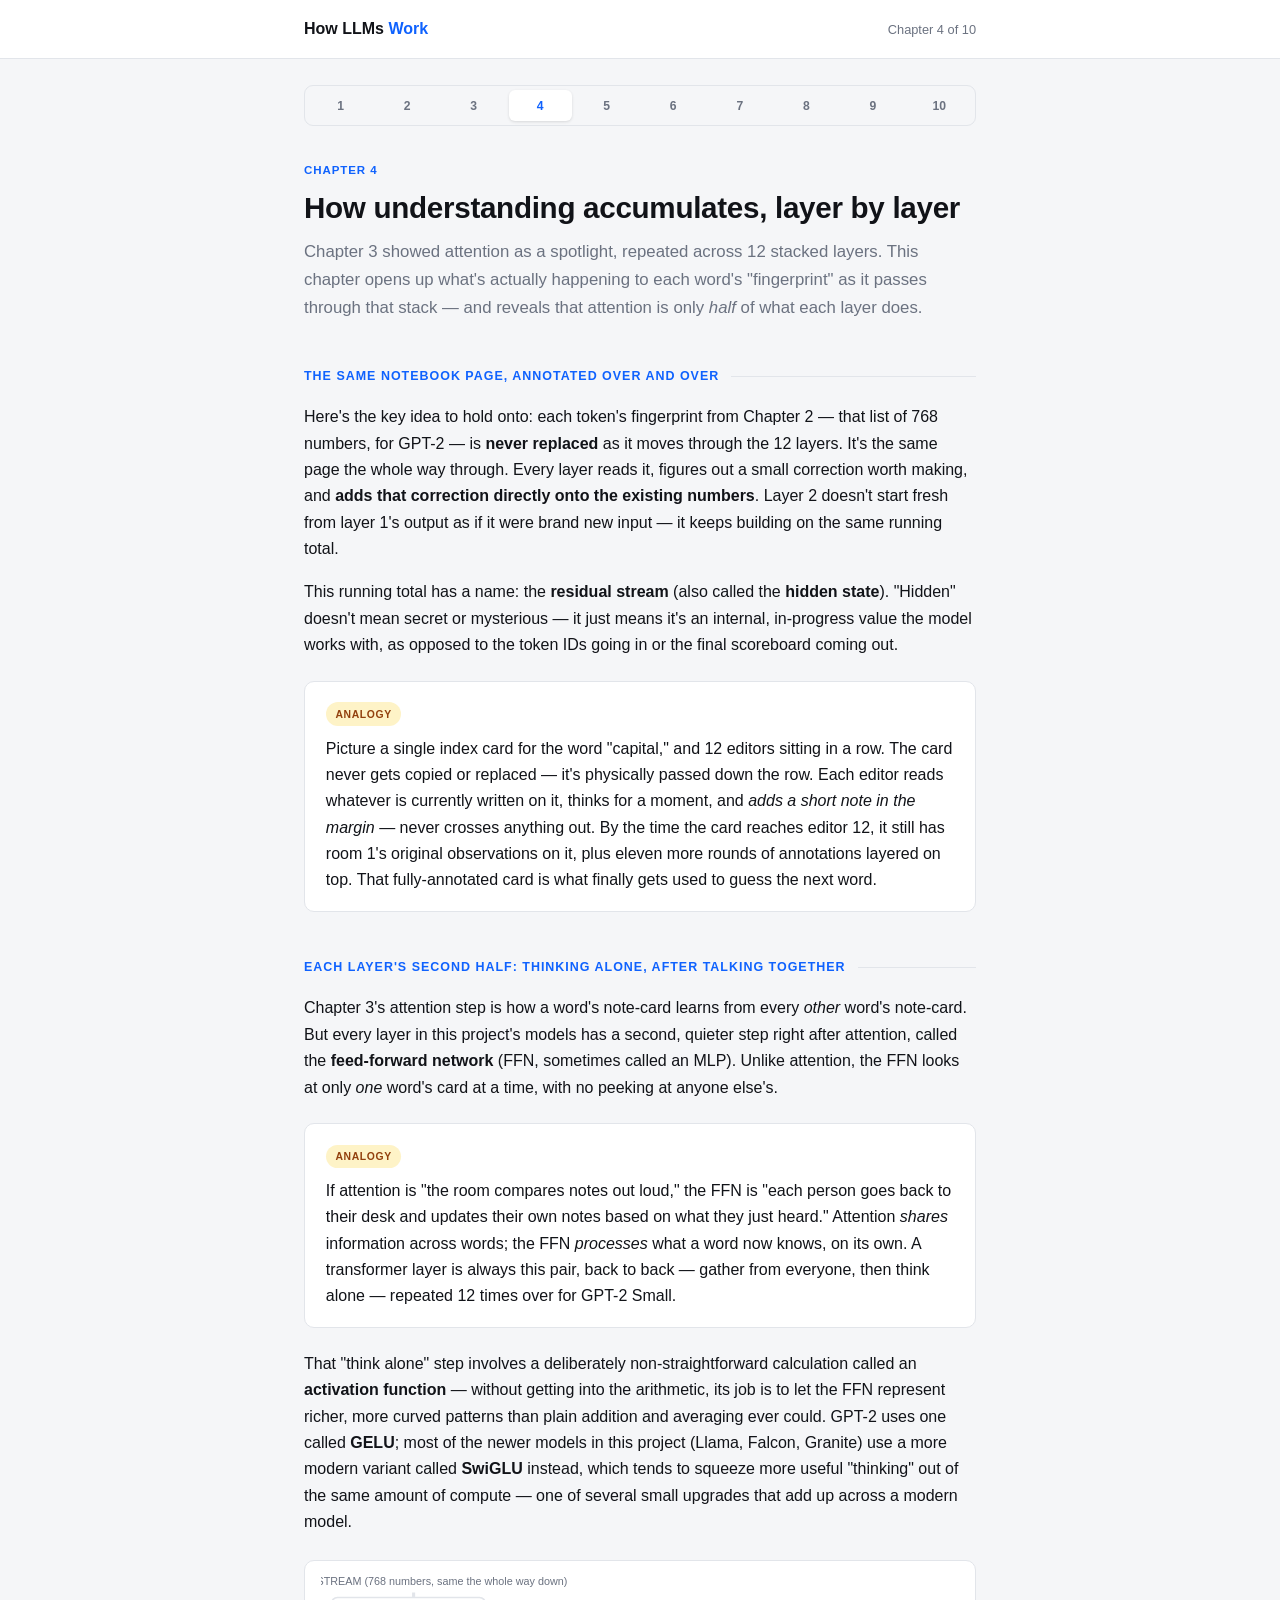
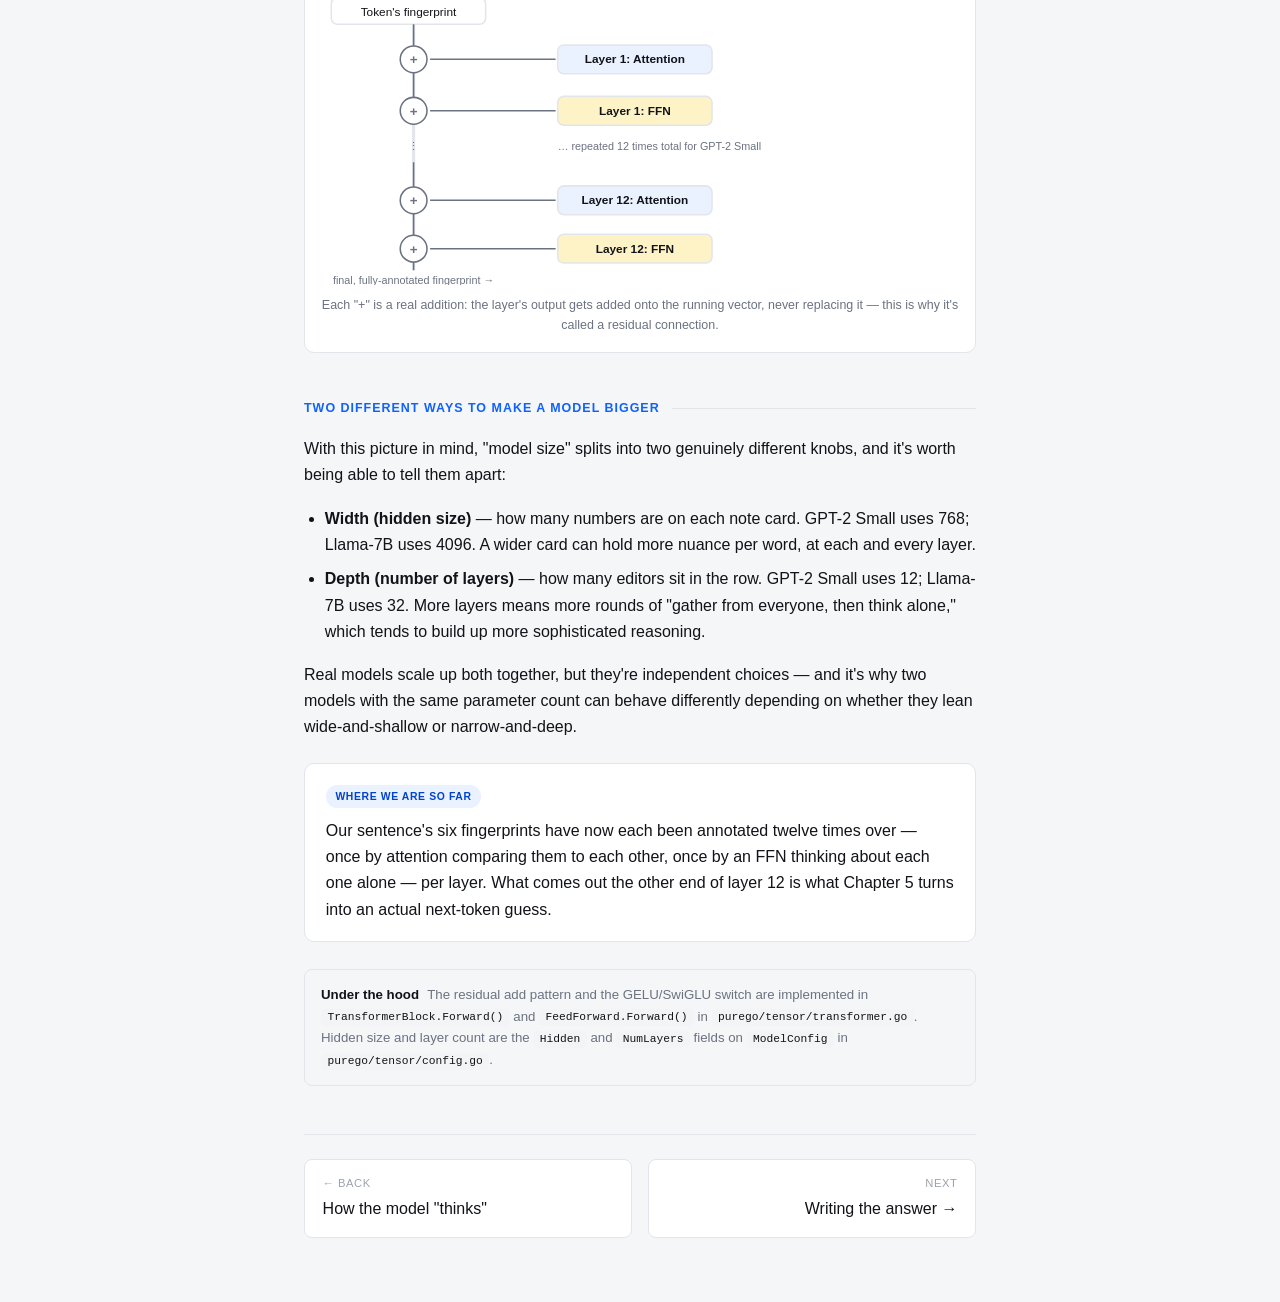
<file: docs/tutorials/how-llms-work/04-hidden-layers.html>
<!DOCTYPE html>
<html lang="en">
<head>
<meta charset="UTF-8">
<meta name="viewport" content="width=device-width, initial-scale=1">
<title>4. The Residual Stream &mdash; How LLMs Work</title>
<link rel="stylesheet" href="style.css">
</head>
<body>
<header class="topbar">
  <div class="wrap">
    <a class="brand" href="index.html">How LLMs <span>Work</span></a>
    <span class="crumb">Chapter 4 of 10</span>
  </div>
</header>

<main class="wrap">
  <nav class="stepper" aria-label="Chapters">
    <a href="01-tokenization.html">1</a>
    <a href="02-embeddings.html">2</a>
    <a href="03-attention.html">3</a>
    <a class="current" href="04-hidden-layers.html">4</a>
    <a href="05-generation-loop.html">5</a>
    <a href="06-kv-cache.html">6</a>
    <a href="07-inference-engine.html">7</a>
    <a href="08-mamba2.html">8</a>
    <a href="09-model-evolution.html">9</a>
    <a href="10-advanced-techniques.html">10</a>
  </nav>

  <p class="kicker">Chapter 4</p>
  <h1>How understanding accumulates, layer by layer</h1>
  <p class="subtitle">
    Chapter 3 showed attention as a spotlight, repeated across 12 stacked layers.
    This chapter opens up what's actually happening to each word's "fingerprint"
    as it passes through that stack &mdash; and reveals that attention is only
    <em>half</em> of what each layer does.
  </p>

  <h2>The same notebook page, annotated over and over</h2>
  <p>
    Here's the key idea to hold onto: each token's fingerprint from Chapter 2
    &mdash; that list of 768 numbers, for GPT-2 &mdash; is <strong>never replaced</strong> as it
    moves through the 12 layers. It's the same page the whole way through. Every
    layer reads it, figures out a small correction worth making, and
    <strong>adds that correction directly onto the existing numbers</strong>. Layer 2
    doesn't start fresh from layer 1's output as if it were brand new input &mdash; it
    keeps building on the same running total.
  </p>
  <p>
    This running total has a name: the <strong>residual stream</strong> (also called
    the <strong>hidden state</strong>). "Hidden" doesn't mean secret or mysterious &mdash;
    it just means it's an internal, in-progress value the model works with, as
    opposed to the token IDs going in or the final scoreboard coming out.
  </p>

  <div class="analogy">
    <span class="tag">Analogy</span>
    <p style="margin:0;">
      Picture a single index card for the word "capital," and 12 editors sitting
      in a row. The card never gets copied or replaced &mdash; it's physically passed
      down the row. Each editor reads whatever is currently written on it, thinks
      for a moment, and <em>adds a short note in the margin</em> &mdash; never crosses
      anything out. By the time the card reaches editor 12, it still has room 1's
      original observations on it, plus eleven more rounds of annotations layered
      on top. That fully-annotated card is what finally gets used to guess the next
      word.
    </p>
  </div>

  <h2>Each layer's second half: thinking alone, after talking together</h2>
  <p>
    Chapter 3's attention step is how a word's note-card learns from every
    <em>other</em> word's note-card. But every layer in this project's models
    has a second, quieter step right after attention, called the
    <strong>feed-forward network</strong> (FFN, sometimes called an MLP). Unlike
    attention, the FFN looks at only <em>one</em> word's card at a time, with no
    peeking at anyone else's.
  </p>
  <div class="analogy">
    <span class="tag">Analogy</span>
    <p style="margin:0;">
      If attention is "the room compares notes out loud," the FFN is "each person
      goes back to their desk and updates their own notes based on what they just
      heard." Attention <em>shares</em> information across words; the FFN
      <em>processes</em> what a word now knows, on its own. A transformer layer is
      always this pair, back to back &mdash; gather from everyone, then think alone
      &mdash; repeated 12 times over for GPT-2 Small.
    </p>
  </div>
  <p>
    That "think alone" step involves a deliberately non-straightforward
    calculation called an <strong>activation function</strong> &mdash; without getting
    into the arithmetic, its job is to let the FFN represent richer, more
    curved patterns than plain addition and averaging ever could. GPT-2 uses one
    called <strong>GELU</strong>; most of the newer models in this project (Llama,
    Falcon, Granite) use a more modern variant called <strong>SwiGLU</strong> instead,
    which tends to squeeze more useful "thinking" out of the same amount of
    compute &mdash; one of several small upgrades that add up across a modern model.
  </p>

  <div class="diagram">
    <svg viewBox="0 0 620 300" xmlns="http://www.w3.org/2000/svg" role="img" aria-label="One token's vector flows down through repeated attention and feed-forward additions, never being replaced">
      <style>
        text{font-family:-apple-system,Helvetica,Arial,sans-serif;fill:var(--ink);}
        .lbl{font-size:10.5px;fill:var(--ink-soft);}
        .stream{stroke:var(--border);stroke-width:3;fill:none;}
        .plus{fill:var(--panel);stroke:var(--ink-soft);stroke-width:1.5;}
        .plustext{font-size:13px;fill:var(--ink-soft);font-weight:700;}
        .stepbox{fill:var(--panel);stroke:var(--border);stroke-width:1.5;}
        .attnbox{fill:var(--accent-soft);stroke:var(--border);stroke-width:1.5;}
        .ffnbox{fill:var(--accent2-soft);stroke:var(--border);stroke-width:1.5;}
        .arrow{stroke:var(--ink-soft);stroke-width:1.5;fill:none;}
      </style>

      <line x1="90" y1="15" x2="90" y2="285" class="stream"></line>
      <text x="90" y="8" text-anchor="middle" class="lbl">RESIDUAL STREAM (768 numbers, same the whole way down)</text>

      <rect x="10" y="20" width="150" height="26" rx="6" class="stepbox"></rect>
      <text x="85" y="38" text-anchor="middle" font-size="11.5">Token's fingerprint</text>

      <line x1="90" y1="46" x2="90" y2="68" class="arrow"></line>
      <circle cx="90" cy="80" r="13" class="plus"></circle>
      <text x="90" y="85" text-anchor="middle" class="plustext">+</text>
      <rect x="230" y="66" width="150" height="28" rx="6" class="attnbox"></rect>
      <text x="305" y="84" text-anchor="middle" font-size="11.5" font-weight="700">Layer 1: Attention</text>
      <line x1="228" y1="80" x2="106" y2="80" class="arrow"></line>

      <line x1="90" y1="93" x2="90" y2="118" class="arrow"></line>
      <circle cx="90" cy="130" r="13" class="plus"></circle>
      <text x="90" y="135" text-anchor="middle" class="plustext">+</text>
      <rect x="230" y="116" width="150" height="28" rx="6" class="ffnbox"></rect>
      <text x="305" y="134" text-anchor="middle" font-size="11.5" font-weight="700">Layer 1: FFN</text>
      <line x1="228" y1="130" x2="106" y2="130" class="arrow"></line>

      <text x="90" y="168" text-anchor="middle" class="lbl" font-size="16" fill="var(--ink-soft)">&#8942;</text>
      <text x="230" y="168" class="lbl">&#8230; repeated 12 times total for GPT-2 Small</text>

      <line x1="90" y1="180" x2="90" y2="205" class="arrow"></line>
      <circle cx="90" cy="217" r="13" class="plus"></circle>
      <text x="90" y="222" text-anchor="middle" class="plustext">+</text>
      <rect x="230" y="203" width="150" height="28" rx="6" class="attnbox"></rect>
      <text x="305" y="221" text-anchor="middle" font-size="11.5" font-weight="700">Layer 12: Attention</text>
      <line x1="228" y1="217" x2="106" y2="217" class="arrow"></line>

      <line x1="90" y1="230" x2="90" y2="252" class="arrow"></line>
      <circle cx="90" cy="264" r="13" class="plus"></circle>
      <text x="90" y="269" text-anchor="middle" class="plustext">+</text>
      <rect x="230" y="250" width="150" height="28" rx="6" class="ffnbox"></rect>
      <text x="305" y="268" text-anchor="middle" font-size="11.5" font-weight="700">Layer 12: FFN</text>
      <line x1="228" y1="264" x2="106" y2="264" class="arrow"></line>

      <line x1="90" y1="277" x2="90" y2="285" class="arrow"></line>
      <text x="90" y="298" text-anchor="middle" class="lbl">final, fully-annotated fingerprint &rarr;</text>
    </svg>
    <figcaption>Each "+" is a real addition: the layer's output gets added onto the running vector, never replacing it &mdash; this is why it's called a residual connection.</figcaption>
  </div>

  <h2>Two different ways to make a model bigger</h2>
  <p>
    With this picture in mind, "model size" splits into two genuinely different
    knobs, and it's worth being able to tell them apart:
  </p>
  <ul>
    <li><strong>Width (hidden size)</strong> &mdash; how many numbers are on each note card.
    GPT-2 Small uses 768; Llama-7B uses 4096. A wider card can hold more nuance
    per word, at each and every layer.</li>
    <li><strong>Depth (number of layers)</strong> &mdash; how many editors sit in the row.
    GPT-2 Small uses 12; Llama-7B uses 32. More layers means more rounds of
    "gather from everyone, then think alone," which tends to build up more
    sophisticated reasoning.</li>
  </ul>
  <p>
    Real models scale up both together, but they're independent choices &mdash; and
    it's why two models with the same parameter count can behave differently
    depending on whether they lean wide-and-shallow or narrow-and-deep.
  </p>

  <div class="example">
    <span class="tag">Where we are so far</span>
    <p style="margin:0;">
      Our sentence's six fingerprints have now each been annotated twelve times
      over &mdash; once by attention comparing them to each other, once by an FFN
      thinking about each one alone &mdash; per layer. What comes out the other end
      of layer 12 is what Chapter 5 turns into an actual next-token guess.
    </p>
  </div>

  <div class="codepath">
    <span class="tag">Under the hood</span>
    The residual add pattern and the GELU/SwiGLU switch are implemented in
    <code>TransformerBlock.Forward()</code> and <code>FeedForward.Forward()</code>
    in <code>purego/tensor/transformer.go</code>. Hidden size and layer count are
    the <code>Hidden</code> and <code>NumLayers</code> fields on <code>ModelConfig</code>
    in <code>purego/tensor/config.go</code>.
  </div>

  <nav class="pager">
    <a class="prev" href="03-attention.html"><span class="dir">&larr; Back</span>How the model "thinks"</a>
    <a class="next" href="05-generation-loop.html"><span class="dir">Next</span>Writing the answer &rarr;</a>
  </nav>
</main>
</body>
</html>
</file>
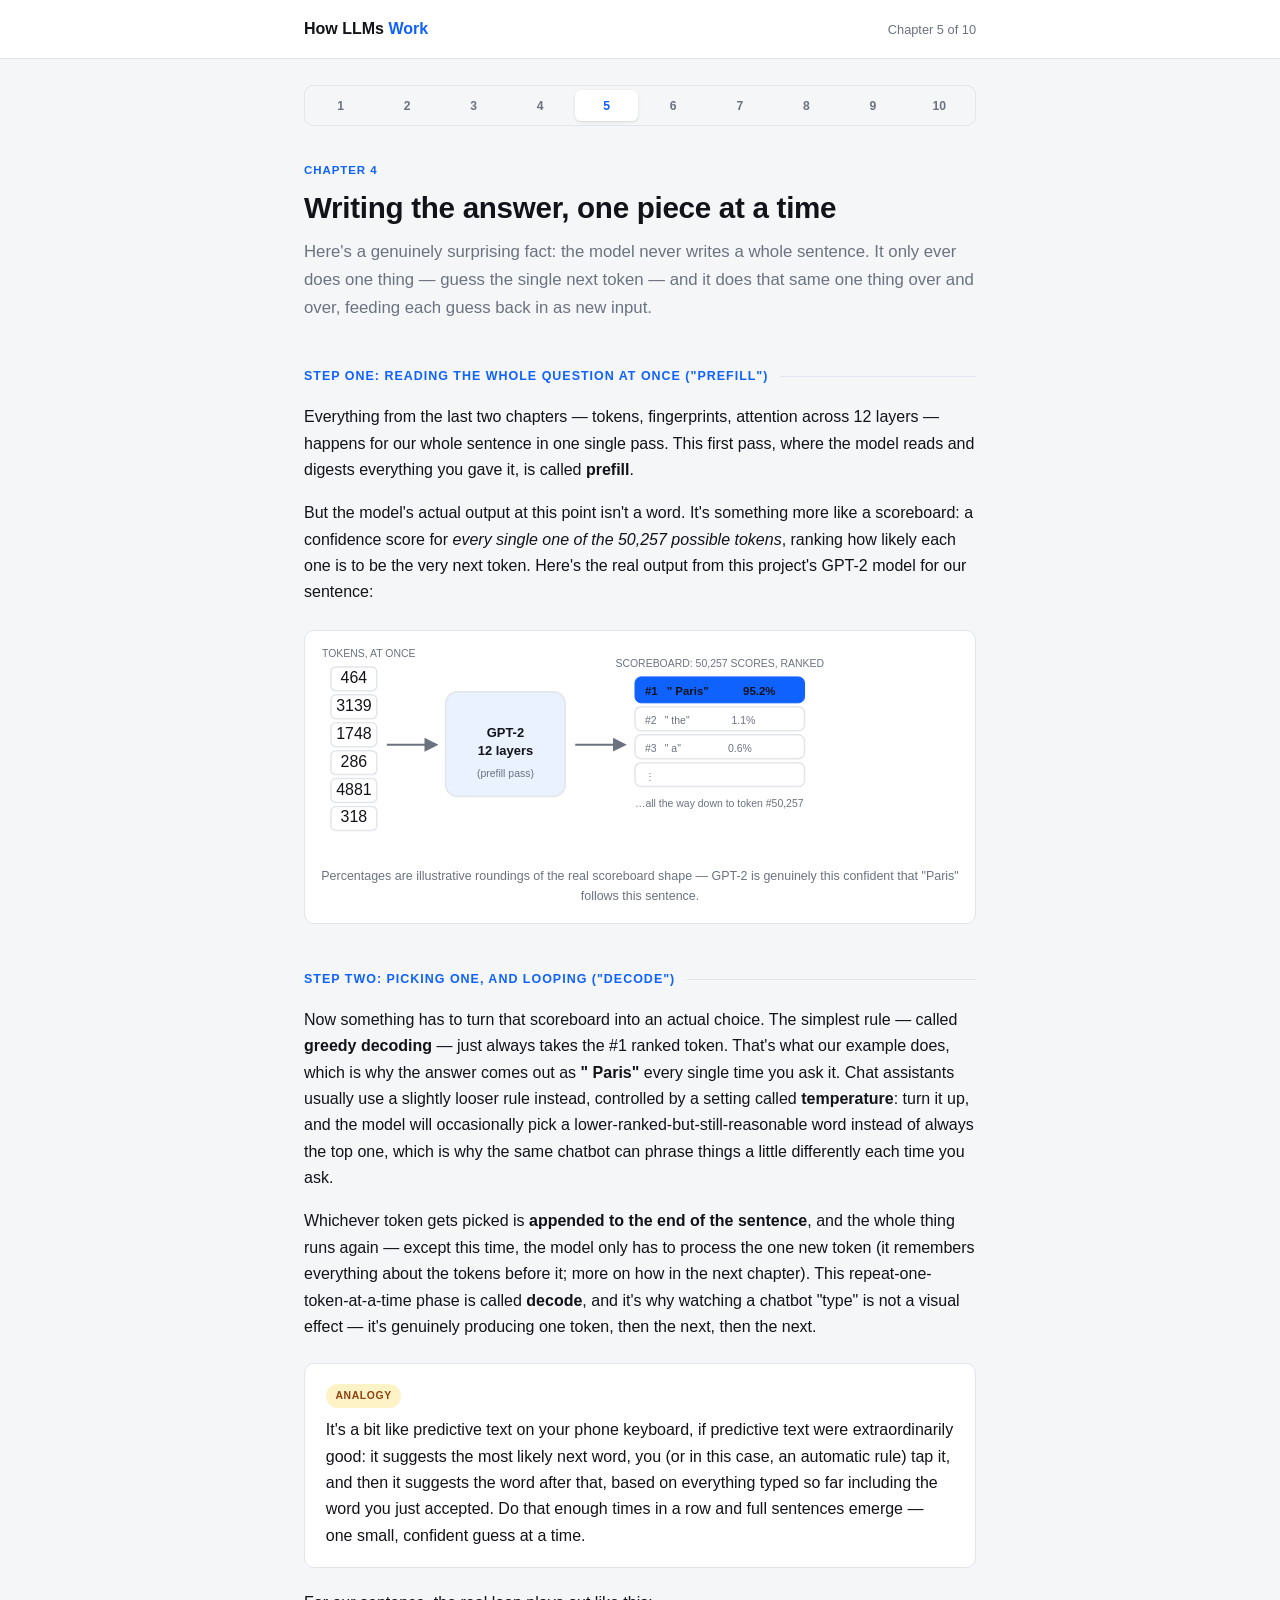
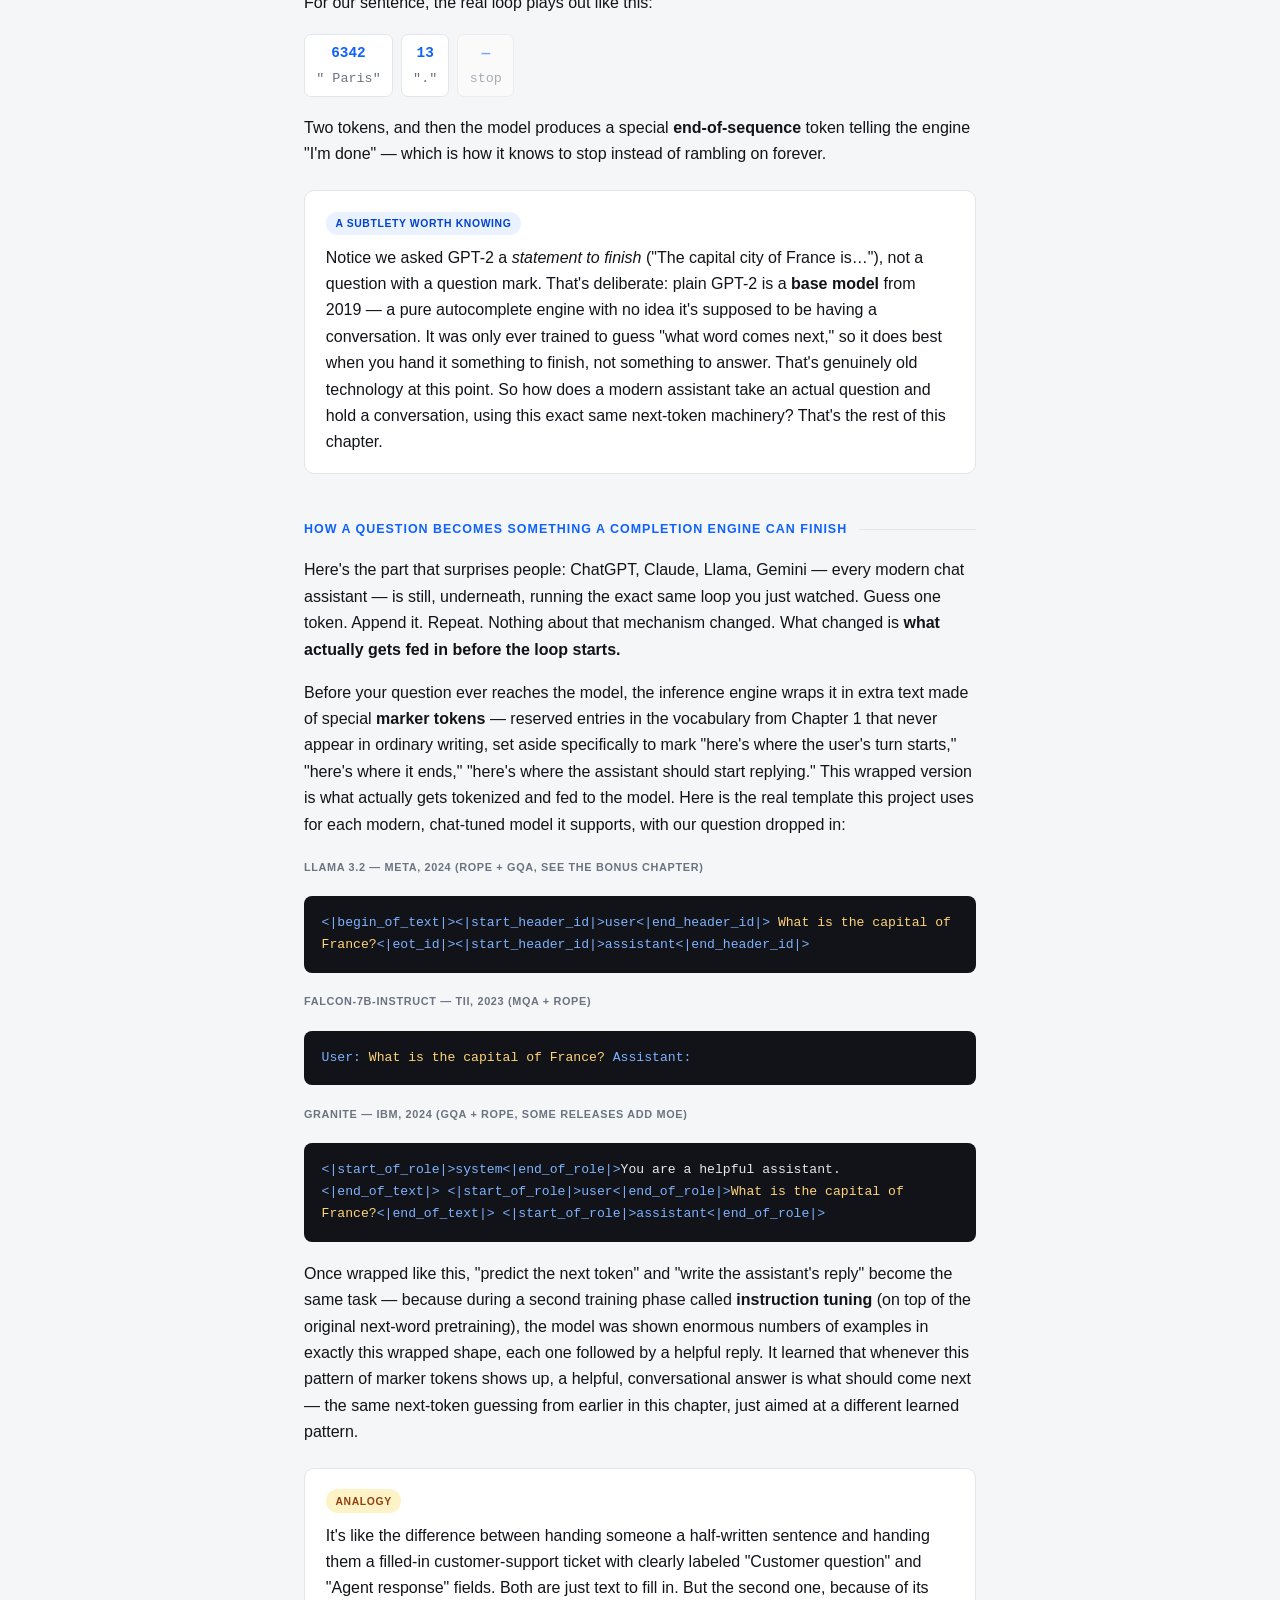
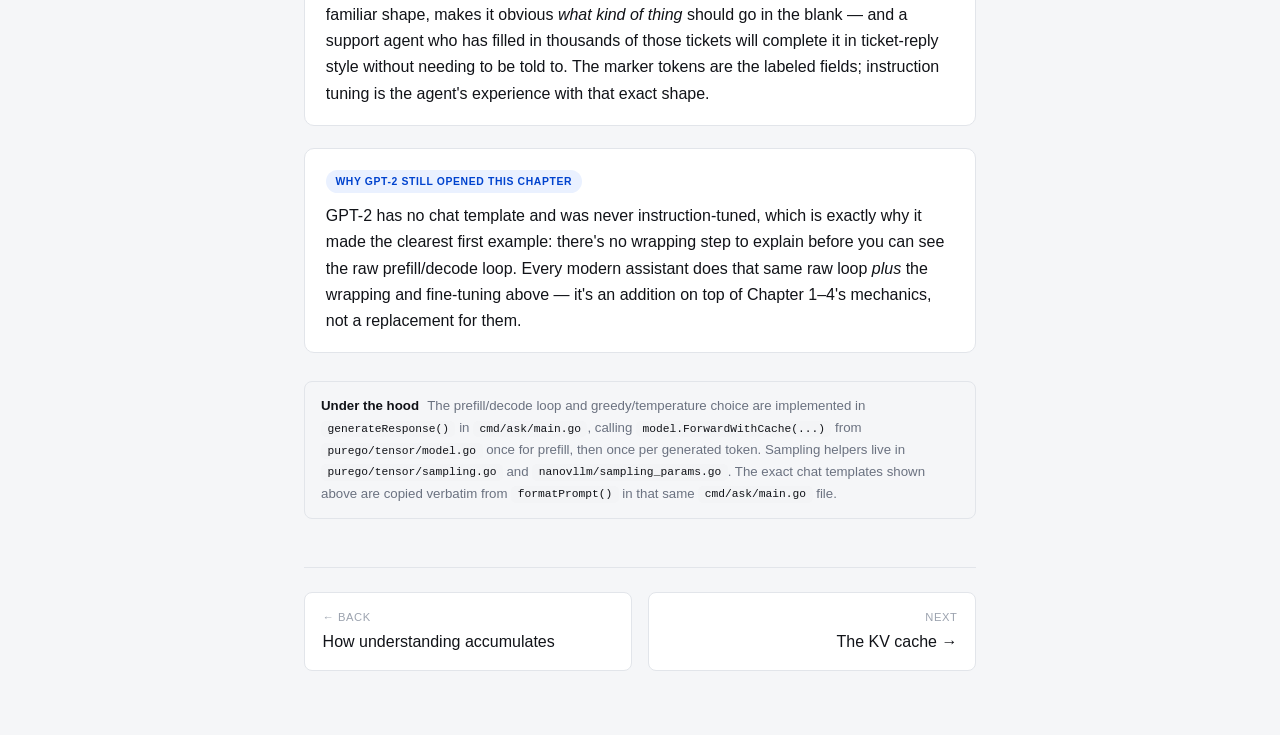
<file: docs/tutorials/how-llms-work/05-generation-loop.html>
<!DOCTYPE html>
<html lang="en">
<head>
<meta charset="UTF-8">
<meta name="viewport" content="width=device-width, initial-scale=1">
<title>5. Writing the Answer &mdash; How LLMs Work</title>
<link rel="stylesheet" href="style.css">
</head>
<body>
<header class="topbar">
  <div class="wrap">
    <a class="brand" href="index.html">How LLMs <span>Work</span></a>
    <span class="crumb">Chapter 5 of 10</span>
  </div>
</header>

<main class="wrap">
  <nav class="stepper" aria-label="Chapters">
    <a href="01-tokenization.html">1</a>
    <a href="02-embeddings.html">2</a>
    <a href="03-attention.html">3</a>
    <a href="04-hidden-layers.html">4</a>
    <a class="current" href="05-generation-loop.html">5</a>
    <a href="06-kv-cache.html">6</a>
    <a href="07-inference-engine.html">7</a>
    <a href="08-mamba2.html">8</a>
    <a href="09-model-evolution.html">9</a>
    <a href="10-advanced-techniques.html">10</a>
  </nav>

  <p class="kicker">Chapter 4</p>
  <h1>Writing the answer, one piece at a time</h1>
  <p class="subtitle">
    Here's a genuinely surprising fact: the model never writes a whole sentence.
    It only ever does one thing &mdash; guess the single next token &mdash; and it does that
    same one thing over and over, feeding each guess back in as new input.
  </p>

  <h2>Step one: reading the whole question at once ("prefill")</h2>
  <p>
    Everything from the last two chapters &mdash; tokens, fingerprints, attention across
    12 layers &mdash; happens for our whole sentence in one single pass. This first pass,
    where the model reads and digests everything you gave it, is called
    <strong>prefill</strong>.
  </p>

  <p>
    But the model's actual output at this point isn't a word. It's something more
    like a scoreboard: a confidence score for <em>every single one of the 50,257
    possible tokens</em>, ranking how likely each one is to be the very next token.
    Here's the real output from this project's GPT-2 model for our sentence:
  </p>

  <div class="diagram">
    <svg viewBox="0 0 640 210" xmlns="http://www.w3.org/2000/svg" role="img" aria-label="Six input tokens go into the model and out comes a ranked scoreboard of next-token guesses">
      <style>
        text{font-family:-apple-system,Helvetica,Arial,sans-serif;fill:var(--ink);}
        .lbl{font-size:10.5px;fill:var(--ink-soft);}
        .tokbox{fill:var(--panel);stroke:var(--border);stroke-width:1.5;font-family:"SF Mono",Menlo,monospace;font-size:11px;}
        .modelbox{fill:var(--accent-soft);stroke:var(--border);stroke-width:1.5;}
        .rankbox{fill:var(--panel);stroke:var(--border);stroke-width:1.5;}
        .winner{fill:var(--accent);stroke:var(--accent);}
        .arrow{stroke:var(--ink-soft);stroke-width:2;fill:none;}
        .arrowhead{fill:var(--ink-soft);}
      </style>
      <defs>
        <marker id="arrow2" viewBox="0 0 10 10" refX="8" refY="5" markerWidth="7" markerHeight="7" orient="auto-start-reverse">
          <path class="arrowhead" d="M0,0 L10,5 L0,10 z"></path>
        </marker>
      </defs>

      <g>
        <rect x="10" y="20" width="46" height="24" rx="5" class="tokbox"></rect>
        <text x="33" y="36" text-anchor="middle">464</text>
        <rect x="10" y="48" width="46" height="24" rx="5" class="tokbox"></rect>
        <text x="33" y="64" text-anchor="middle">3139</text>
        <rect x="10" y="76" width="46" height="24" rx="5" class="tokbox"></rect>
        <text x="33" y="92" text-anchor="middle">1748</text>
        <rect x="10" y="104" width="46" height="24" rx="5" class="tokbox"></rect>
        <text x="33" y="120" text-anchor="middle">286</text>
        <rect x="10" y="132" width="46" height="24" rx="5" class="tokbox"></rect>
        <text x="33" y="148" text-anchor="middle">4881</text>
        <rect x="10" y="160" width="46" height="24" rx="5" class="tokbox"></rect>
        <text x="33" y="176" text-anchor="middle">318</text>
      </g>
      <text x="33" y="10" text-anchor="middle" class="lbl">ALL 6 TOKENS, AT ONCE</text>

      <line x1="66" y1="98" x2="115" y2="98" class="arrow" marker-end="url(#arrow2)"></line>

      <rect x="125" y="45" width="120" height="105" rx="12" class="modelbox"></rect>
      <text x="185" y="90" text-anchor="middle" font-weight="700" font-size="13">GPT-2</text>
      <text x="185" y="108" text-anchor="middle" font-size="13" font-weight="700">12 layers</text>
      <text x="185" y="130" text-anchor="middle" class="lbl">(prefill pass)</text>

      <line x1="255" y1="98" x2="304" y2="98" class="arrow" marker-end="url(#arrow2)"></line>

      <text x="400" y="20" text-anchor="middle" class="lbl">SCOREBOARD: 50,257 SCORES, RANKED</text>
      <rect x="315" y="30" width="170" height="26" rx="6" class="winner"></rect>
      <text x="325" y="48" fill="#fff" font-size="11.5" font-weight="700">#1&#8194; " Paris"&#8194;&#8194;&#8194;&#8194;&#8194;&#8194;95.2%</text>
      <rect x="315" y="60" width="170" height="24" rx="6" class="rankbox"></rect>
      <text x="325" y="77" font-size="11" class="lbl">#2&#8194; " the"&#8194;&#8194;&#8194;&#8194;&#8194;&#8194;&#8194;&#8194;1.1%</text>
      <rect x="315" y="88" width="170" height="24" rx="6" class="rankbox"></rect>
      <text x="325" y="105" font-size="11" class="lbl">#3&#8194; " a"&#8194;&#8194;&#8194;&#8194;&#8194;&#8194;&#8194;&#8194;&#8194;0.6%</text>
      <rect x="315" y="116" width="170" height="24" rx="6" class="rankbox"></rect>
      <text x="325" y="133" font-size="11" class="lbl">&#8942;</text>
      <text x="315" y="160" font-size="10.5" class="lbl">&#8230;all the way down to token #50,257</text>
    </svg>
    <figcaption>Percentages are illustrative roundings of the real scoreboard shape &mdash; GPT-2 is genuinely this confident that "Paris" follows this sentence.</figcaption>
  </div>

  <h2>Step two: picking one, and looping ("decode")</h2>
  <p>
    Now something has to turn that scoreboard into an actual choice. The simplest
    rule &mdash; called <strong>greedy decoding</strong> &mdash; just always takes the #1 ranked
    token. That's what our example does, which is why the answer comes out as
    <strong>" Paris"</strong> every single time you ask it. Chat assistants usually
    use a slightly looser rule instead, controlled by a setting called
    <strong>temperature</strong>: turn it up, and the model will occasionally pick
    a lower-ranked-but-still-reasonable word instead of always the top one, which
    is why the same chatbot can phrase things a little differently each time you
    ask.
  </p>

  <p>
    Whichever token gets picked is <strong>appended to the end of the sentence</strong>,
    and the whole thing runs again &mdash; except this time, the model only has to process
    the one new token (it remembers everything about the tokens before it; more on
    how in the next chapter). This repeat-one-token-at-a-time phase is called
    <strong>decode</strong>, and it's why watching a chatbot "type" is not a visual
    effect &mdash; it's genuinely producing one token, then the next, then the next.
  </p>

  <div class="analogy">
    <span class="tag">Analogy</span>
    <p style="margin:0;">
      It's a bit like predictive text on your phone keyboard, if predictive text
      were extraordinarily good: it suggests the most likely next word, you (or in
      this case, an automatic rule) tap it, and then it suggests the word after
      that, based on everything typed so far including the word you just accepted.
      Do that enough times in a row and full sentences emerge &mdash; one small, confident
      guess at a time.
    </p>
  </div>

  <p>For our sentence, the real loop plays out like this:</p>
  <div class="tokrow">
    <div class="tok"><span class="id">6342</span><span class="piece">" Paris"</span></div>
    <div class="tok"><span class="id">13</span><span class="piece">"."</span></div>
    <div class="tok" style="opacity:0.55;"><span class="id">&mdash;</span><span class="piece">stop</span></div>
  </div>
  <p>
    Two tokens, and then the model produces a special <strong>end-of-sequence</strong>
    token telling the engine "I'm done" &mdash; which is how it knows to stop instead of
    rambling on forever.
  </p>

  <div class="example">
    <span class="tag">A subtlety worth knowing</span>
    <p style="margin:0;">
      Notice we asked GPT-2 a <em>statement to finish</em> ("The capital city of
      France is&hellip;"), not a question with a question mark. That's deliberate:
      plain GPT-2 is a <strong>base model</strong> from 2019 &mdash; a pure autocomplete
      engine with no idea it's supposed to be having a conversation. It was only
      ever trained to guess "what word comes next," so it does best when you hand
      it something to finish, not something to answer. That's genuinely
      old technology at this point. So how does a modern assistant take an actual
      question and hold a conversation, using this exact same next-token machinery?
      That's the rest of this chapter.
    </p>
  </div>

  <h2>How a question becomes something a completion engine can finish</h2>
  <p>
    Here's the part that surprises people: ChatGPT, Claude, Llama, Gemini &mdash;
    every modern chat assistant &mdash; is still, underneath, running the exact same
    loop you just watched. Guess one token. Append it. Repeat. Nothing about that
    mechanism changed. What changed is <strong>what actually gets fed in before
    the loop starts.</strong>
  </p>
  <p>
    Before your question ever reaches the model, the inference engine wraps it in
    extra text made of special <strong>marker tokens</strong> &mdash; reserved entries in
    the vocabulary from Chapter 1 that never appear in ordinary writing, set aside
    specifically to mark "here's where the user's turn starts," "here's where it
    ends," "here's where the assistant should start replying." This wrapped version
    is what actually gets tokenized and fed to the model. Here is the real template
    this project uses for each modern, chat-tuned model it supports, with our
    question dropped in:
  </p>

  <div class="template-label">Llama 3.2 &mdash; Meta, 2024 (RoPE + GQA, see the bonus chapter)</div>
  <div class="template-block"><span class="lit">&lt;|begin_of_text|&gt;&lt;|start_header_id|&gt;user&lt;|end_header_id|&gt;</span>

<span class="fill">What is the capital of France?</span><span class="lit">&lt;|eot_id|&gt;&lt;|start_header_id|&gt;assistant&lt;|end_header_id|&gt;</span>
</div>

  <div class="template-label">Falcon-7B-Instruct &mdash; TII, 2023 (MQA + RoPE)</div>
  <div class="template-block"><span class="lit">User:</span> <span class="fill">What is the capital of France?</span>
<span class="lit">Assistant:</span></div>

  <div class="template-label">Granite &mdash; IBM, 2024 (GQA + RoPE, some releases add MoE)</div>
  <div class="template-block"><span class="lit">&lt;|start_of_role|&gt;system&lt;|end_of_role|&gt;</span>You are a helpful assistant.<span class="lit">&lt;|end_of_text|&gt;
&lt;|start_of_role|&gt;user&lt;|end_of_role|&gt;</span><span class="fill">What is the capital of France?</span><span class="lit">&lt;|end_of_text|&gt;
&lt;|start_of_role|&gt;assistant&lt;|end_of_role|&gt;</span></div>

  <p>
    Once wrapped like this, "predict the next token" and "write the assistant's
    reply" become the same task &mdash; because during a second training phase called
    <strong>instruction tuning</strong> (on top of the original next-word pretraining),
    the model was shown enormous numbers of examples in exactly this wrapped shape,
    each one followed by a helpful reply. It learned that whenever this pattern of
    marker tokens shows up, a helpful, conversational answer is what should come
    next &mdash; the same next-token guessing from earlier in this chapter, just aimed
    at a different learned pattern.
  </p>

  <div class="analogy">
    <span class="tag">Analogy</span>
    <p style="margin:0;">
      It's like the difference between handing someone a half-written sentence
      and handing them a filled-in customer-support ticket with clearly labeled
      "Customer question" and "Agent response" fields. Both are just text to fill
      in. But the second one, because of its familiar shape, makes it obvious
      <em>what kind of thing</em> should go in the blank &mdash; and a support agent
      who has filled in thousands of those tickets will complete it in ticket-reply
      style without needing to be told to. The marker tokens are the labeled fields;
      instruction tuning is the agent's experience with that exact shape.
    </p>
  </div>

  <div class="example">
    <span class="tag">Why GPT-2 still opened this chapter</span>
    <p style="margin:0;">
      GPT-2 has no chat template and was never instruction-tuned, which is exactly
      why it made the clearest first example: there's no wrapping step to explain
      before you can see the raw prefill/decode loop. Every modern assistant does
      that same raw loop <em>plus</em> the wrapping and fine-tuning above &mdash; it's an
      addition on top of Chapter 1&ndash;4's mechanics, not a replacement for them.
    </p>
  </div>

  <div class="codepath">
    <span class="tag">Under the hood</span>
    The prefill/decode loop and greedy/temperature choice are implemented in
    <code>generateResponse()</code> in <code>cmd/ask/main.go</code>, calling
    <code>model.ForwardWithCache(...)</code> from <code>purego/tensor/model.go</code>
    once for prefill, then once per generated token. Sampling helpers live in
    <code>purego/tensor/sampling.go</code> and <code>nanovllm/sampling_params.go</code>.
    The exact chat templates shown above are copied verbatim from
    <code>formatPrompt()</code> in that same <code>cmd/ask/main.go</code> file.
  </div>

  <nav class="pager">
    <a class="prev" href="04-hidden-layers.html"><span class="dir">&larr; Back</span>How understanding accumulates</a>
    <a class="next" href="06-kv-cache.html"><span class="dir">Next</span>The KV cache &rarr;</a>
  </nav>
</main>
</body>
</html>
</file>
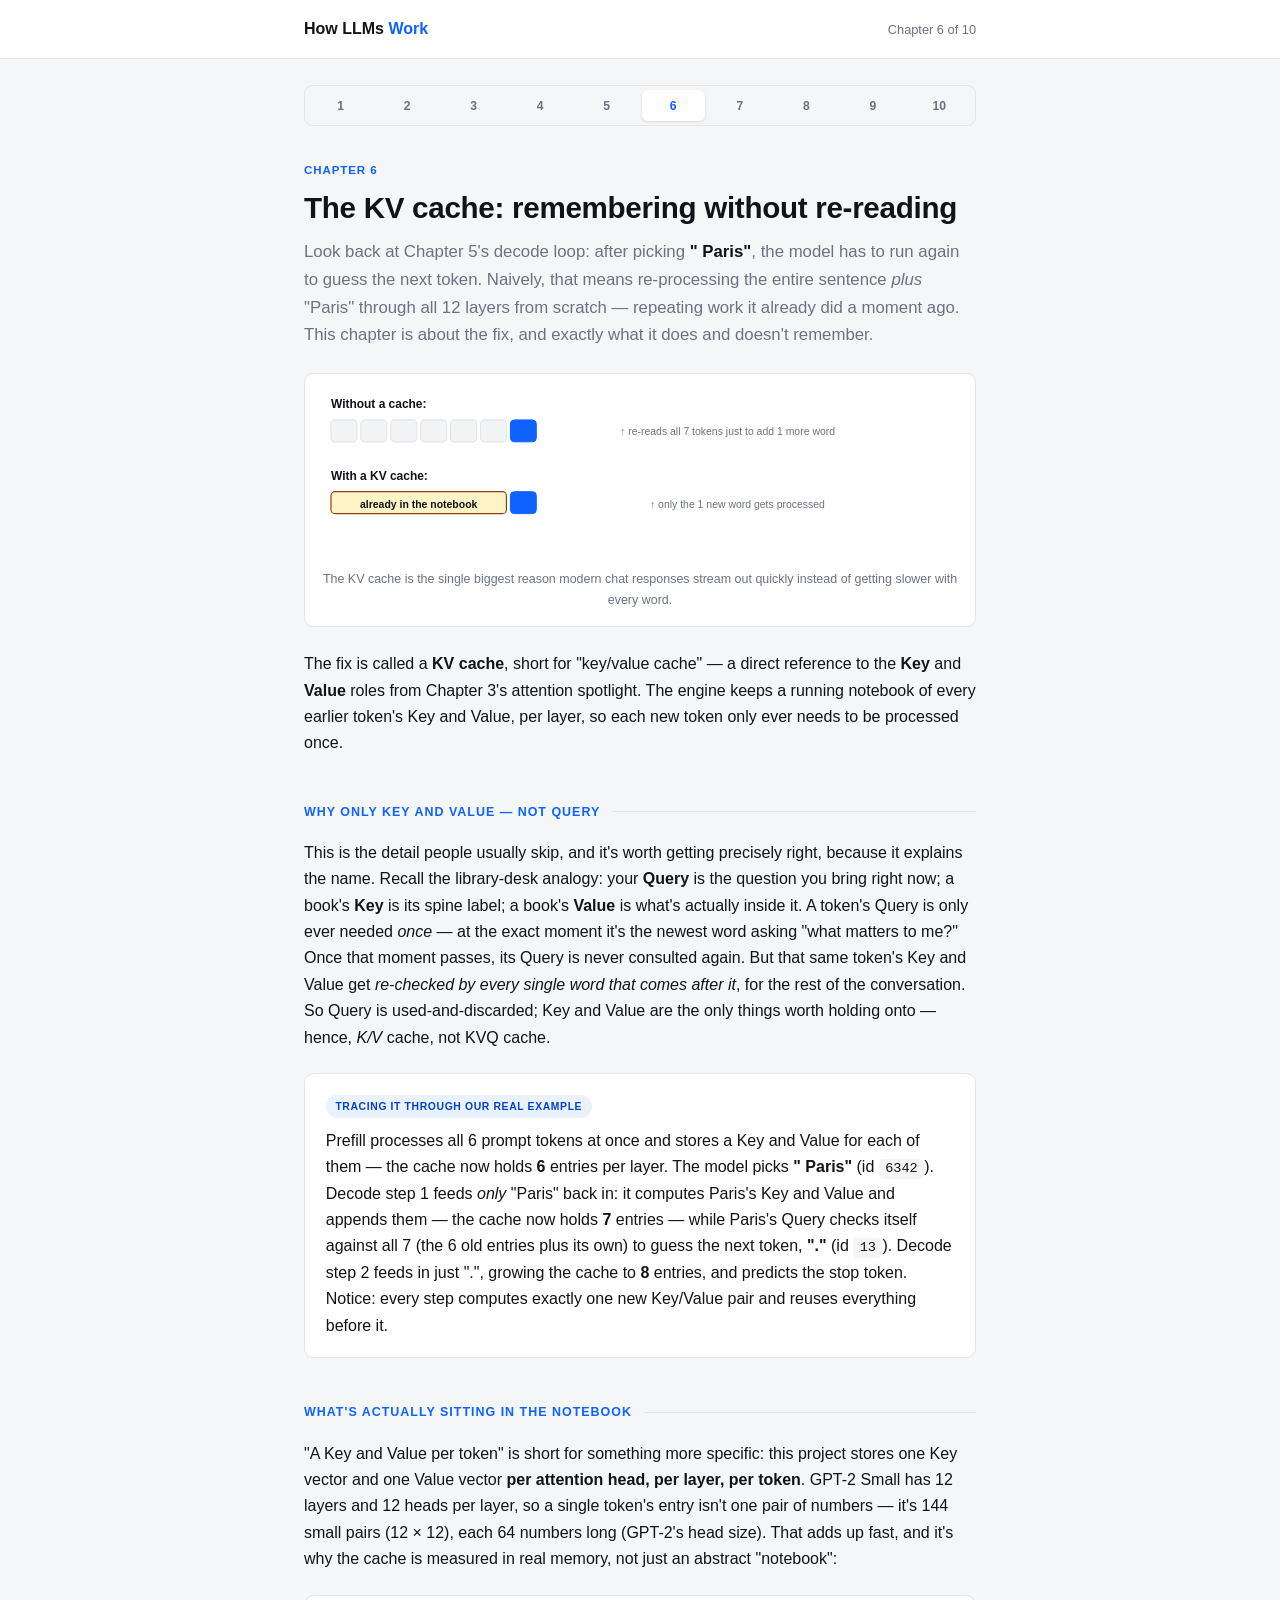
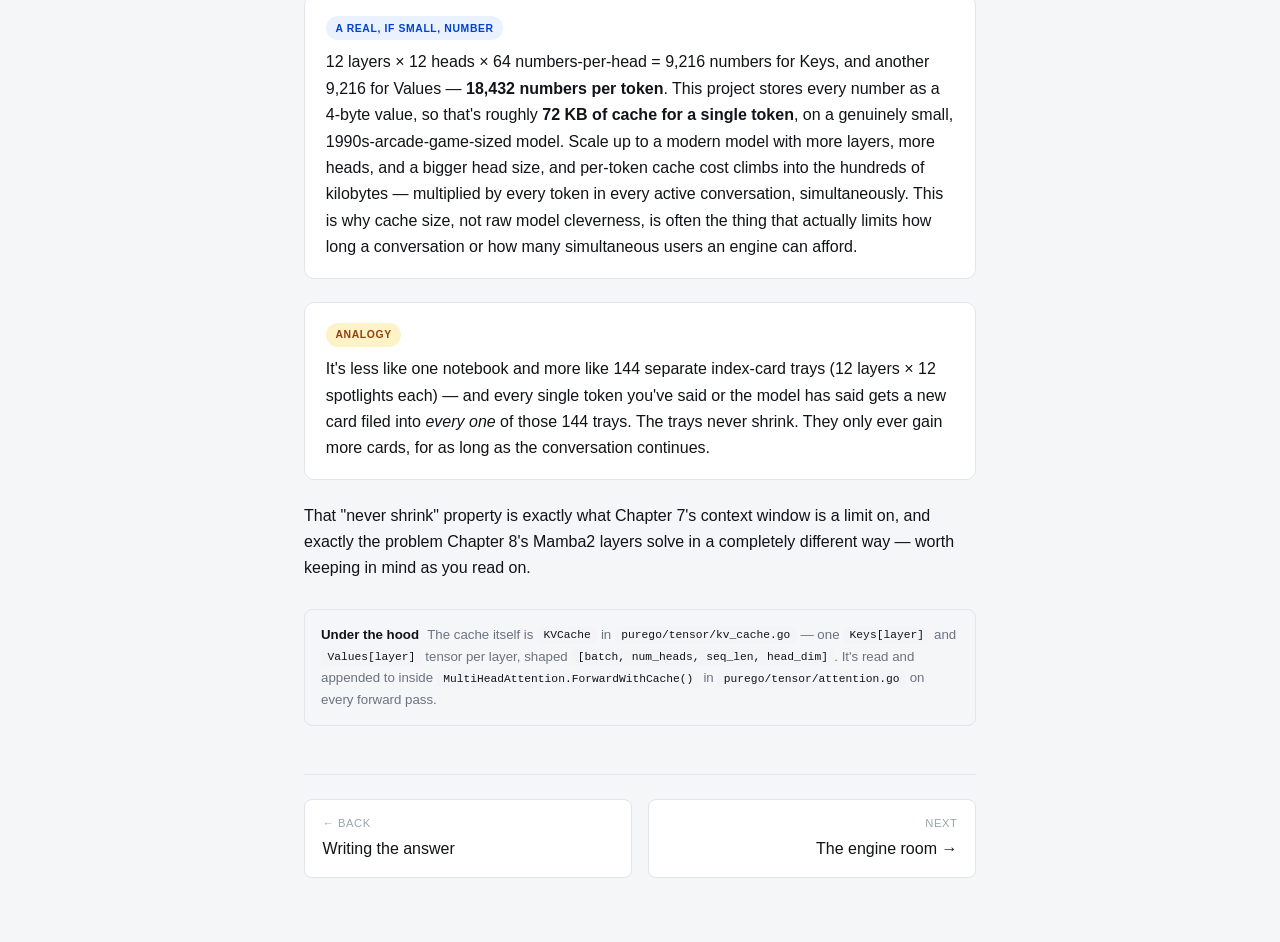
<file: docs/tutorials/how-llms-work/06-kv-cache.html>
<!DOCTYPE html>
<html lang="en">
<head>
<meta charset="UTF-8">
<meta name="viewport" content="width=device-width, initial-scale=1">
<title>6. The KV Cache &mdash; How LLMs Work</title>
<link rel="stylesheet" href="style.css">
</head>
<body>
<header class="topbar">
  <div class="wrap">
    <a class="brand" href="index.html">How LLMs <span>Work</span></a>
    <span class="crumb">Chapter 6 of 10</span>
  </div>
</header>

<main class="wrap">
  <nav class="stepper" aria-label="Chapters">
    <a href="01-tokenization.html">1</a>
    <a href="02-embeddings.html">2</a>
    <a href="03-attention.html">3</a>
    <a href="04-hidden-layers.html">4</a>
    <a href="05-generation-loop.html">5</a>
    <a class="current" href="06-kv-cache.html">6</a>
    <a href="07-inference-engine.html">7</a>
    <a href="08-mamba2.html">8</a>
    <a href="09-model-evolution.html">9</a>
    <a href="10-advanced-techniques.html">10</a>
  </nav>

  <p class="kicker">Chapter 6</p>
  <h1>The KV cache: remembering without re-reading</h1>
  <p class="subtitle">
    Look back at Chapter 5's decode loop: after picking <strong>" Paris"</strong>,
    the model has to run again to guess the next token. Naively, that means
    re-processing the entire sentence <em>plus</em> "Paris" through all 12 layers
    from scratch &mdash; repeating work it already did a moment ago. This chapter is
    about the fix, and exactly what it does and doesn't remember.
  </p>

  <div class="diagram">
    <svg viewBox="0 0 640 170" xmlns="http://www.w3.org/2000/svg" role="img" aria-label="Without a cache every step reprocesses everything, with a cache each step only processes the new word">
      <style>
        text{font-family:-apple-system,Helvetica,Arial,sans-serif;fill:var(--ink);}
        .lbl{font-size:10.5px;fill:var(--ink-soft);}
        .old{fill:var(--chip);stroke:var(--border);stroke-width:1.2;}
        .new{fill:var(--accent);stroke:var(--accent);}
        .cache{fill:var(--accent2-soft);stroke:var(--accent2);stroke-width:1.2;}
      </style>

      <text x="10" y="18" font-weight="700" font-size="12">Without a cache:</text>
      <g>
        <rect x="10" y="30" width="26" height="22" rx="4" class="old"></rect>
        <rect x="40" y="30" width="26" height="22" rx="4" class="old"></rect>
        <rect x="70" y="30" width="26" height="22" rx="4" class="old"></rect>
        <rect x="100" y="30" width="26" height="22" rx="4" class="old"></rect>
        <rect x="130" y="30" width="26" height="22" rx="4" class="old"></rect>
        <rect x="160" y="30" width="26" height="22" rx="4" class="old"></rect>
        <rect x="190" y="30" width="26" height="22" rx="4" class="new"></rect>
      </g>
      <text x="300" y="45" class="lbl">&uarr; re-reads all 7 tokens just to add 1 more word</text>

      <text x="10" y="90" font-weight="700" font-size="12">With a KV cache:</text>
      <rect x="10" y="102" width="176" height="22" rx="4" class="cache"></rect>
      <text x="98" y="118" text-anchor="middle" font-size="10.5" fill="var(--accent2)" font-weight="700">already in the notebook</text>
      <rect x="190" y="102" width="26" height="22" rx="4" class="new"></rect>
      <text x="330" y="118" class="lbl">&uarr; only the 1 new word gets processed</text>
    </svg>
    <figcaption>The KV cache is the single biggest reason modern chat responses stream out quickly instead of getting slower with every word.</figcaption>
  </div>

  <p>
    The fix is called a <strong>KV cache</strong>, short for "key/value cache" &mdash; a
    direct reference to the <strong>Key</strong> and <strong>Value</strong> roles from
    Chapter 3's attention spotlight. The engine keeps a running notebook of every
    earlier token's Key and Value, per layer, so each new token only ever needs
    to be processed once.
  </p>

  <h2>Why only Key and Value &mdash; not Query</h2>
  <p>
    This is the detail people usually skip, and it's worth getting precisely
    right, because it explains the name. Recall the library-desk analogy: your
    <strong>Query</strong> is the question you bring right now; a book's
    <strong>Key</strong> is its spine label; a book's <strong>Value</strong> is what's
    actually inside it. A token's Query is only ever needed <em>once</em> &mdash; at
    the exact moment it's the newest word asking "what matters to me?" Once
    that moment passes, its Query is never consulted again. But that same
    token's Key and Value get <em>re-checked by every single word that comes
    after it</em>, for the rest of the conversation. So Query is used-and-discarded;
    Key and Value are the only things worth holding onto &mdash; hence, <em>K/V</em>
    cache, not KVQ cache.
  </p>

  <div class="example">
    <span class="tag">Tracing it through our real example</span>
    <p style="margin:0;">
      Prefill processes all 6 prompt tokens at once and stores a Key and Value for
      each of them &mdash; the cache now holds <strong>6</strong> entries per layer. The
      model picks <strong>" Paris"</strong> (id <code>6342</code>). Decode step 1 feeds
      <em>only</em> "Paris" back in: it computes Paris's Key and Value and appends
      them &mdash; the cache now holds <strong>7</strong> entries &mdash; while Paris's Query
      checks itself against all 7 (the 6 old entries plus its own) to guess the
      next token, <strong>"."</strong> (id <code>13</code>). Decode step 2 feeds in
      just ".", growing the cache to <strong>8</strong> entries, and predicts the
      stop token. Notice: every step computes exactly one new Key/Value pair and
      reuses everything before it.
    </p>
  </div>

  <h2>What's actually sitting in the notebook</h2>
  <p>
    "A Key and Value per token" is short for something more specific: this
    project stores one Key vector and one Value vector <strong>per attention
    head, per layer, per token</strong>. GPT-2 Small has 12 layers and 12 heads
    per layer, so a single token's entry isn't one pair of numbers &mdash; it's
    144 small pairs (12&nbsp;&times;&nbsp;12), each 64 numbers long (GPT-2's head
    size). That adds up fast, and it's why the cache is measured in real memory,
    not just an abstract "notebook":
  </p>
  <div class="example">
    <span class="tag">A real, if small, number</span>
    <p style="margin:0;">
      12 layers &times; 12 heads &times; 64 numbers-per-head = 9,216 numbers for Keys,
      and another 9,216 for Values &mdash; <strong>18,432 numbers per token</strong>. This
      project stores every number as a 4-byte value, so that's roughly
      <strong>72 KB of cache for a single token</strong>, on a genuinely small,
      1990s-arcade-game-sized model. Scale up to a modern model with more layers,
      more heads, and a bigger head size, and per-token cache cost climbs into
      the hundreds of kilobytes &mdash; multiplied by every token in every active
      conversation, simultaneously. This is why cache size, not raw model
      cleverness, is often the thing that actually limits how long a conversation
      or how many simultaneous users an engine can afford.
    </p>
  </div>

  <div class="analogy">
    <span class="tag">Analogy</span>
    <p style="margin:0;">
      It's less like one notebook and more like 144 separate index-card trays
      (12 layers &times; 12 spotlights each) &mdash; and every single token you've said
      or the model has said gets a new card filed into <em>every one</em> of those
      144 trays. The trays never shrink. They only ever gain more cards, for as
      long as the conversation continues.
    </p>
  </div>

  <p>
    That "never shrink" property is exactly what Chapter 7's context window is
    a limit on, and exactly the problem Chapter 8's Mamba2 layers solve in a
    completely different way &mdash; worth keeping in mind as you read on.
  </p>

  <div class="codepath">
    <span class="tag">Under the hood</span>
    The cache itself is <code>KVCache</code> in <code>purego/tensor/kv_cache.go</code>
    &mdash; one <code>Keys[layer]</code> and <code>Values[layer]</code> tensor per layer,
    shaped <code>[batch, num_heads, seq_len, head_dim]</code>. It's read and appended
    to inside <code>MultiHeadAttention.ForwardWithCache()</code> in
    <code>purego/tensor/attention.go</code> on every forward pass.
  </div>

  <nav class="pager">
    <a class="prev" href="05-generation-loop.html"><span class="dir">&larr; Back</span>Writing the answer</a>
    <a class="next" href="07-inference-engine.html"><span class="dir">Next</span>The engine room &rarr;</a>
  </nav>
</main>
</body>
</html>
</file>
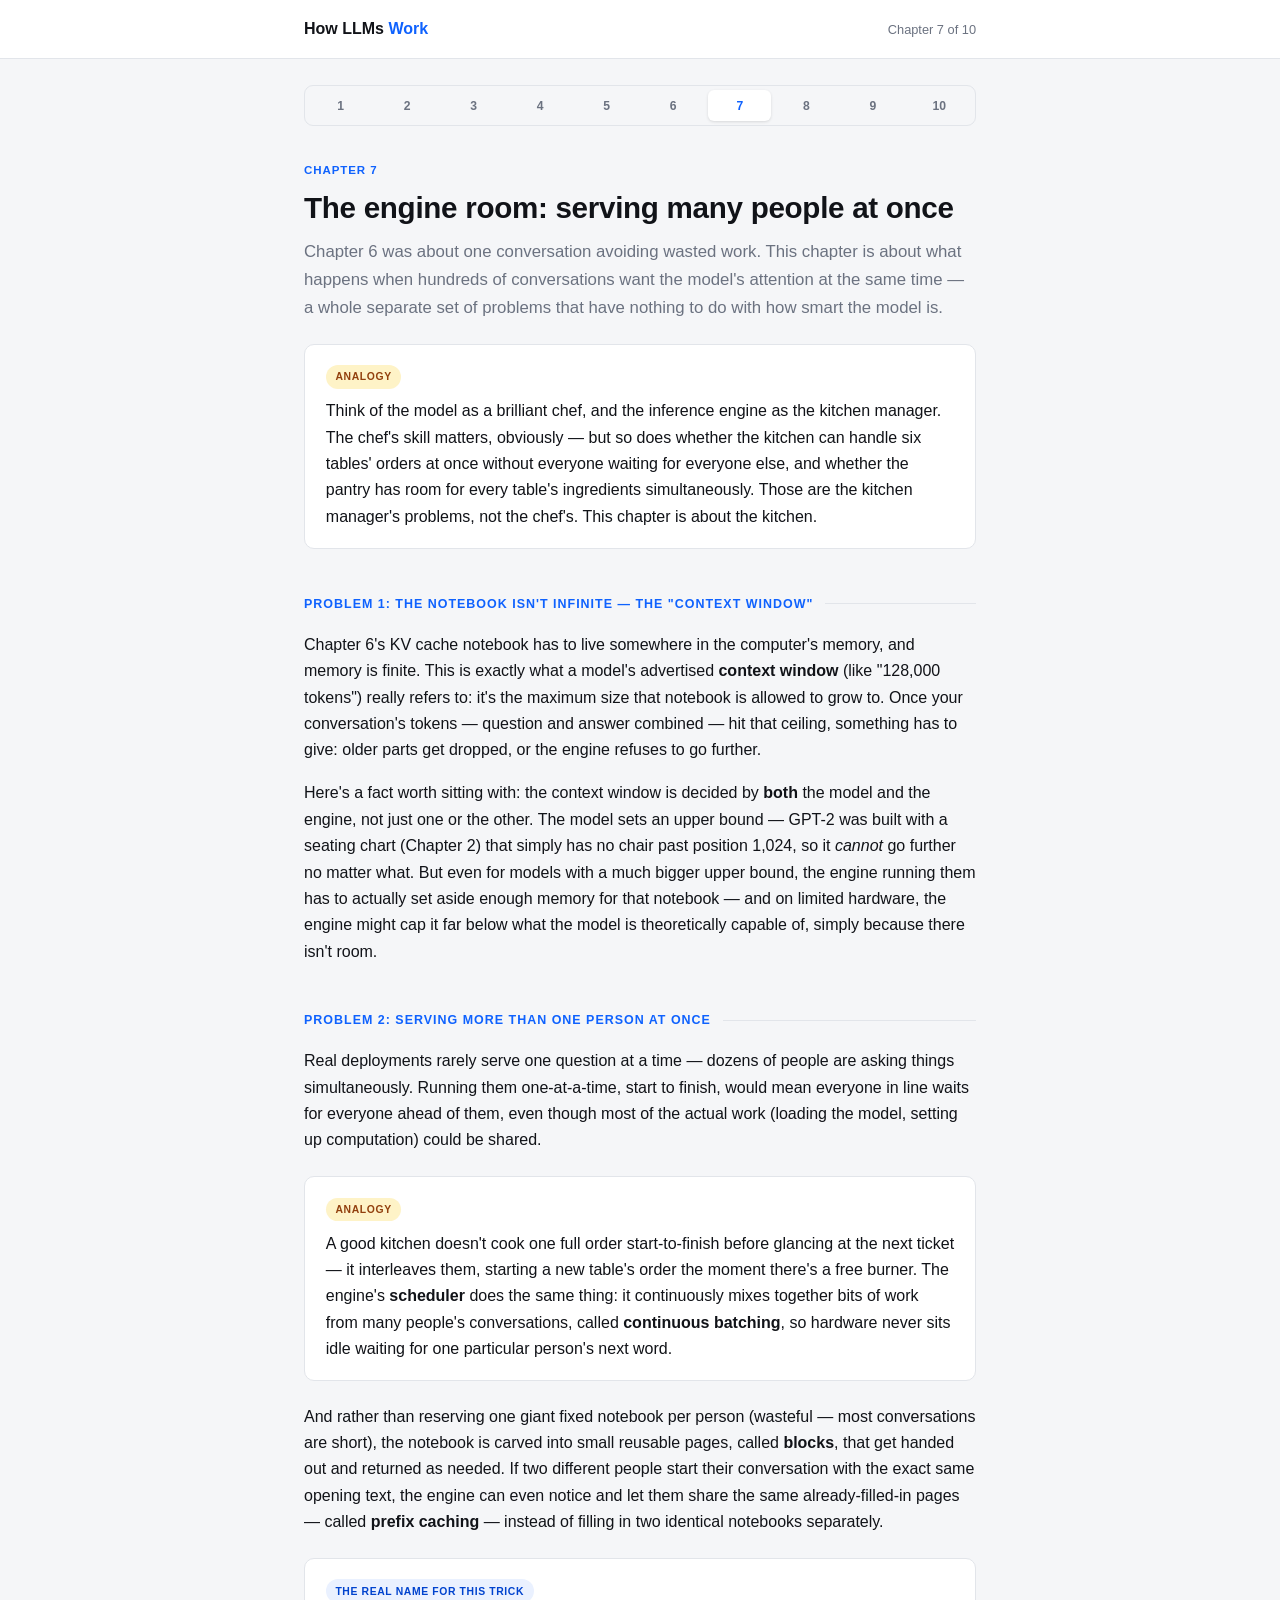
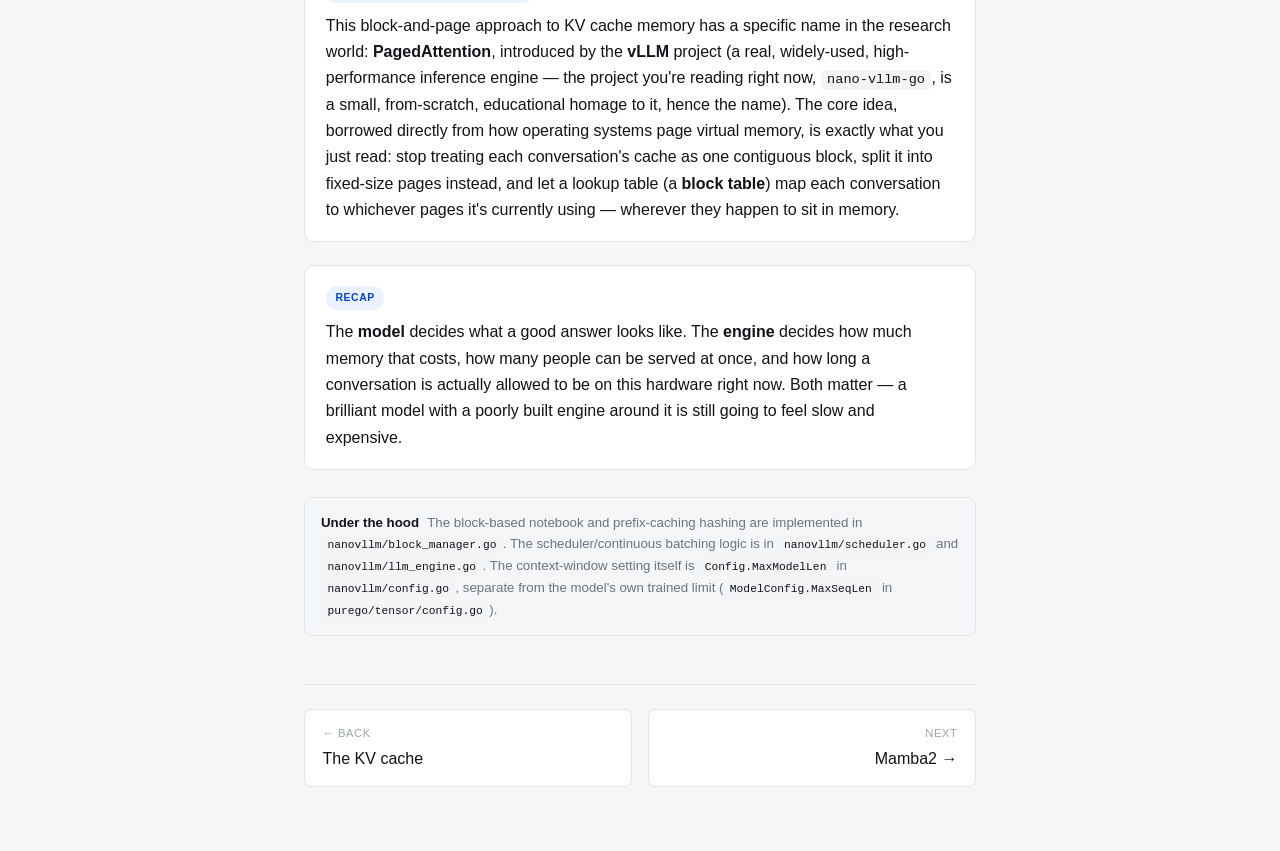
<file: docs/tutorials/how-llms-work/07-inference-engine.html>
<!DOCTYPE html>
<html lang="en">
<head>
<meta charset="UTF-8">
<meta name="viewport" content="width=device-width, initial-scale=1">
<title>7. The Engine Room &mdash; How LLMs Work</title>
<link rel="stylesheet" href="style.css">
</head>
<body>
<header class="topbar">
  <div class="wrap">
    <a class="brand" href="index.html">How LLMs <span>Work</span></a>
    <span class="crumb">Chapter 7 of 10</span>
  </div>
</header>

<main class="wrap">
  <nav class="stepper" aria-label="Chapters">
    <a href="01-tokenization.html">1</a>
    <a href="02-embeddings.html">2</a>
    <a href="03-attention.html">3</a>
    <a href="04-hidden-layers.html">4</a>
    <a href="05-generation-loop.html">5</a>
    <a href="06-kv-cache.html">6</a>
    <a class="current" href="07-inference-engine.html">7</a>
    <a href="08-mamba2.html">8</a>
    <a href="09-model-evolution.html">9</a>
    <a href="10-advanced-techniques.html">10</a>
  </nav>

  <p class="kicker">Chapter 7</p>
  <h1>The engine room: serving many people at once</h1>
  <p class="subtitle">
    Chapter 6 was about one conversation avoiding wasted work. This chapter is
    about what happens when hundreds of conversations want the model's attention
    at the same time &mdash; a whole separate set of problems that have nothing to do
    with how smart the model is.
  </p>

  <div class="analogy">
    <span class="tag">Analogy</span>
    <p style="margin:0;">
      Think of the model as a brilliant chef, and the inference engine as the
      kitchen manager. The chef's skill matters, obviously &mdash; but so does whether
      the kitchen can handle six tables' orders at once without everyone waiting
      for everyone else, and whether the pantry has room for every table's
      ingredients simultaneously. Those are the kitchen manager's problems, not
      the chef's. This chapter is about the kitchen.
    </p>
  </div>

  <h2>Problem 1: the notebook isn't infinite &mdash; the "context window"</h2>
  <p>
    Chapter 6's KV cache notebook has to live somewhere in the computer's memory,
    and memory is finite. This is exactly what a model's advertised
    <strong>context window</strong>
    (like "128,000 tokens") really refers to: it's the maximum size that notebook
    is allowed to grow to. Once your conversation's tokens &mdash; question and answer
    combined &mdash; hit that ceiling, something has to give: older parts get dropped,
    or the engine refuses to go further.
  </p>
  <p>
    Here's a fact worth sitting with: the context window is decided by
    <strong>both</strong> the model and the engine, not just one or the other. The
    model sets an upper bound &mdash; GPT-2 was built with a seating chart (Chapter 2)
    that simply has no chair past position 1,024, so it <em>cannot</em> go further
    no matter what. But even for models with a much bigger upper bound, the engine
    running them has to actually set aside enough memory for that notebook &mdash; and
    on limited hardware, the engine might cap it far below what the model is
    theoretically capable of, simply because there isn't room.
  </p>

  <h2>Problem 2: serving more than one person at once</h2>
  <p>
    Real deployments rarely serve one question at a time &mdash; dozens of people are
    asking things simultaneously. Running them one-at-a-time, start to finish,
    would mean everyone in line waits for everyone ahead of them, even though most
    of the actual work (loading the model, setting up computation) could be shared.
  </p>
  <div class="analogy">
    <span class="tag">Analogy</span>
    <p style="margin:0;">
      A good kitchen doesn't cook one full order start-to-finish before glancing
      at the next ticket &mdash; it interleaves them, starting a new table's order the
      moment there's a free burner. The engine's <strong>scheduler</strong> does the
      same thing: it continuously mixes together bits of work from many people's
      conversations, called <strong>continuous batching</strong>, so hardware never
      sits idle waiting for one particular person's next word.
    </p>
  </div>
  <p>
    And rather than reserving one giant fixed notebook per person (wasteful &mdash; most
    conversations are short), the notebook is carved into small reusable pages,
    called <strong>blocks</strong>, that get handed out and returned as needed. If
    two different people start their conversation with the exact same opening
    text, the engine can even notice and let them share the same already-filled-in
    pages &mdash; called <strong>prefix caching</strong> &mdash; instead of filling in two
    identical notebooks separately.
  </p>

  <div class="example">
    <span class="tag">The real name for this trick</span>
    <p style="margin:0;">
      This block-and-page approach to KV cache memory has a specific name in the
      research world: <strong>PagedAttention</strong>, introduced by the <strong>vLLM</strong>
      project (a real, widely-used, high-performance inference engine &mdash; the
      project you're reading right now, <code>nano-vllm-go</code>, is a small,
      from-scratch, educational homage to it, hence the name). The core idea, borrowed
      directly from how operating systems page virtual memory, is exactly what
      you just read: stop treating each conversation's cache as one contiguous
      block, split it into fixed-size pages instead, and let a lookup table
      (a <strong>block table</strong>) map each conversation to whichever pages it's
      currently using &mdash; wherever they happen to sit in memory.
    </p>
  </div>

  <div class="example">
    <span class="tag">Recap</span>
    <p style="margin:0;">
      The <strong>model</strong> decides what a good answer looks like. The
      <strong>engine</strong> decides how much memory that costs, how many people can
      be served at once, and how long a conversation is actually allowed to be
      on this hardware right now. Both matter &mdash; a brilliant model with a poorly
      built engine around it is still going to feel slow and expensive.
    </p>
  </div>

  <div class="codepath">
    <span class="tag">Under the hood</span>
    The block-based notebook and prefix-caching hashing are implemented in
    <code>nanovllm/block_manager.go</code>. The scheduler/continuous batching logic
    is in <code>nanovllm/scheduler.go</code> and <code>nanovllm/llm_engine.go</code>.
    The context-window setting itself is <code>Config.MaxModelLen</code> in
    <code>nanovllm/config.go</code>, separate from the model's own trained limit
    (<code>ModelConfig.MaxSeqLen</code> in <code>purego/tensor/config.go</code>).
  </div>

  <nav class="pager">
    <a class="prev" href="06-kv-cache.html"><span class="dir">&larr; Back</span>The KV cache</a>
    <a class="next" href="08-mamba2.html"><span class="dir">Next</span>Mamba2 &rarr;</a>
  </nav>
</main>
</body>
</html>
</file>
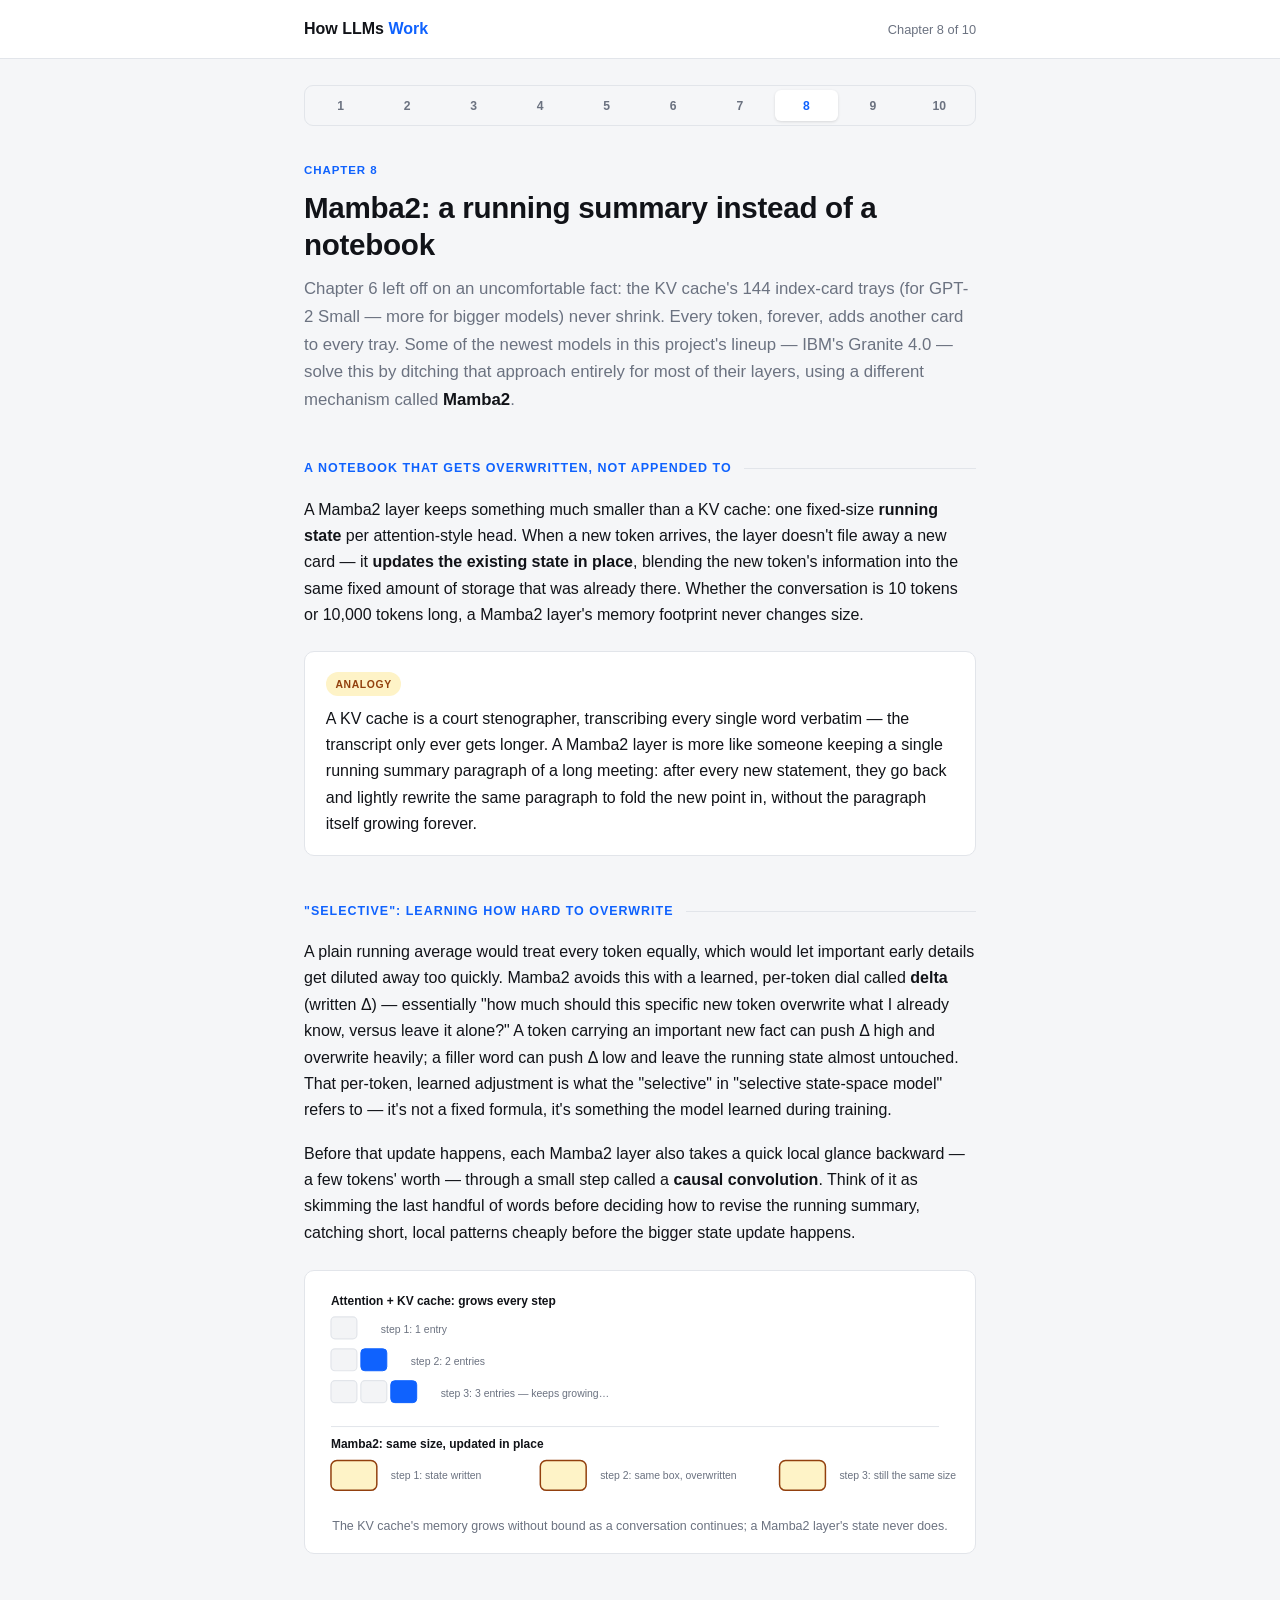
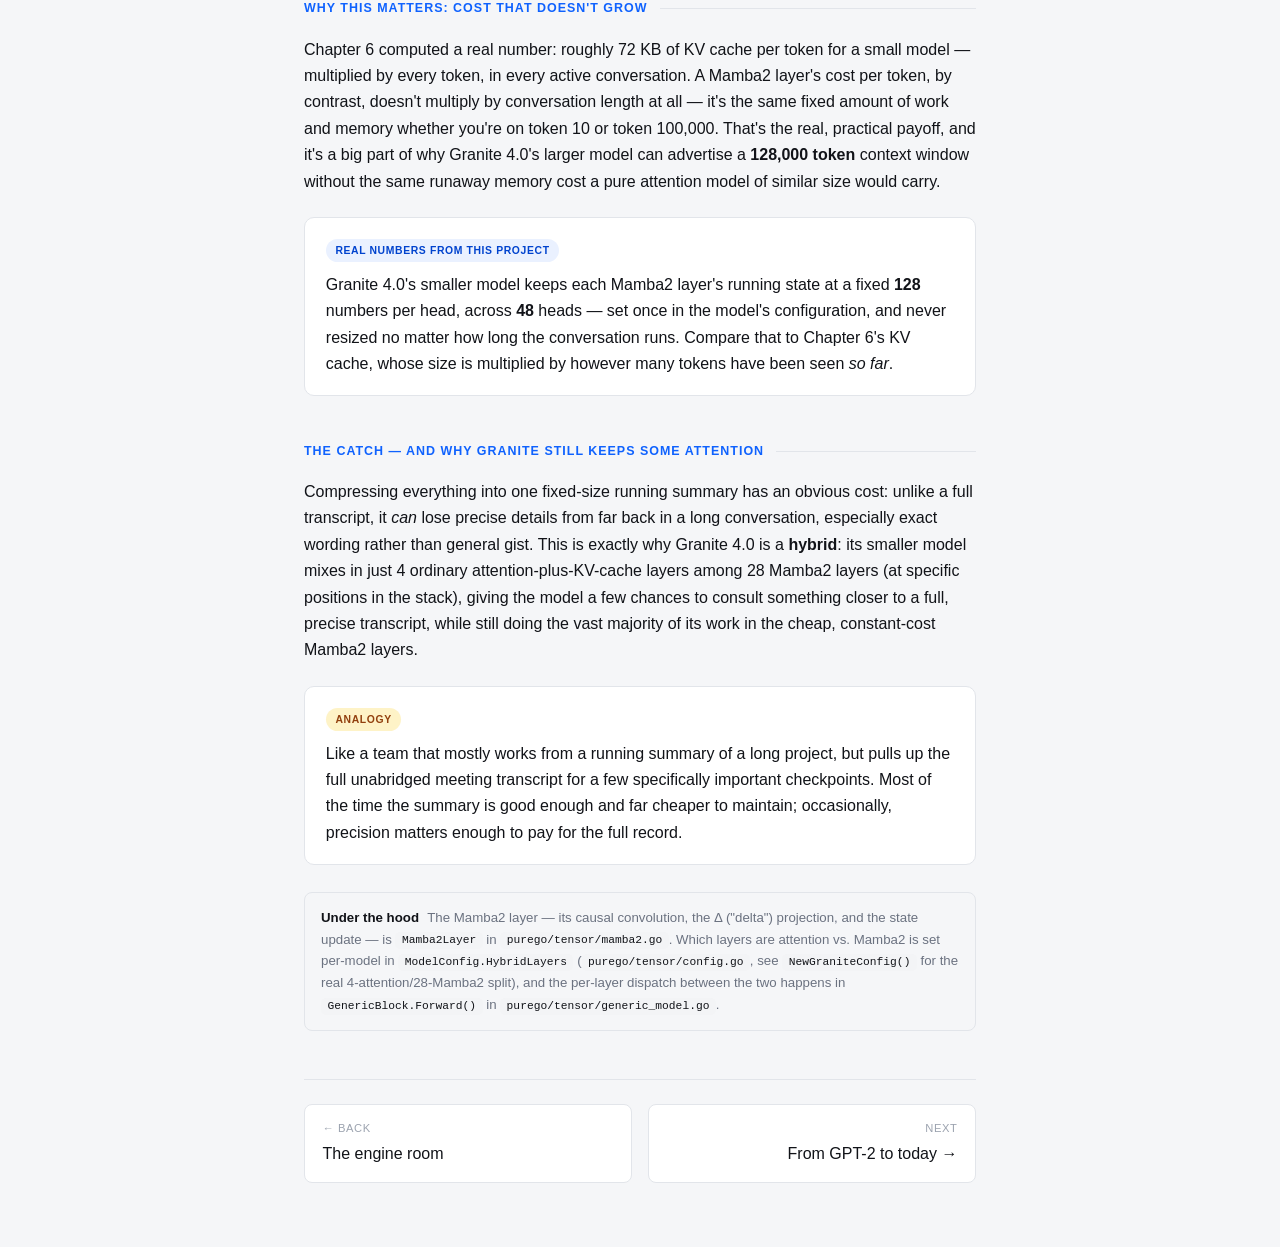
<file: docs/tutorials/how-llms-work/08-mamba2.html>
<!DOCTYPE html>
<html lang="en">
<head>
<meta charset="UTF-8">
<meta name="viewport" content="width=device-width, initial-scale=1">
<title>8. Mamba2 &mdash; How LLMs Work</title>
<link rel="stylesheet" href="style.css">
</head>
<body>
<header class="topbar">
  <div class="wrap">
    <a class="brand" href="index.html">How LLMs <span>Work</span></a>
    <span class="crumb">Chapter 8 of 10</span>
  </div>
</header>

<main class="wrap">
  <nav class="stepper" aria-label="Chapters">
    <a href="01-tokenization.html">1</a>
    <a href="02-embeddings.html">2</a>
    <a href="03-attention.html">3</a>
    <a href="04-hidden-layers.html">4</a>
    <a href="05-generation-loop.html">5</a>
    <a href="06-kv-cache.html">6</a>
    <a href="07-inference-engine.html">7</a>
    <a class="current" href="08-mamba2.html">8</a>
    <a href="09-model-evolution.html">9</a>
    <a href="10-advanced-techniques.html">10</a>
  </nav>

  <p class="kicker">Chapter 8</p>
  <h1>Mamba2: a running summary instead of a notebook</h1>
  <p class="subtitle">
    Chapter 6 left off on an uncomfortable fact: the KV cache's 144 index-card
    trays (for GPT-2 Small &mdash; more for bigger models) never shrink. Every token,
    forever, adds another card to every tray. Some of the newest models in this
    project's lineup &mdash; IBM's Granite 4.0 &mdash; solve this by ditching that
    approach entirely for most of their layers, using a different mechanism
    called <strong>Mamba2</strong>.
  </p>

  <h2>A notebook that gets overwritten, not appended to</h2>
  <p>
    A Mamba2 layer keeps something much smaller than a KV cache: one fixed-size
    <strong>running state</strong> per attention-style head. When a new token
    arrives, the layer doesn't file away a new card &mdash; it <strong>updates the
    existing state in place</strong>, blending the new token's information into
    the same fixed amount of storage that was already there. Whether the
    conversation is 10 tokens or 10,000 tokens long, a Mamba2 layer's memory
    footprint never changes size.
  </p>
  <div class="analogy">
    <span class="tag">Analogy</span>
    <p style="margin:0;">
      A KV cache is a court stenographer, transcribing every single word verbatim
      &mdash; the transcript only ever gets longer. A Mamba2 layer is more like
      someone keeping a single running summary paragraph of a long meeting: after
      every new statement, they go back and lightly rewrite the same paragraph to
      fold the new point in, without the paragraph itself growing forever.
    </p>
  </div>

  <h2>"Selective": learning how hard to overwrite</h2>
  <p>
    A plain running average would treat every token equally, which would let
    important early details get diluted away too quickly. Mamba2 avoids this
    with a learned, per-token dial called <strong>delta</strong> (written &Delta;)
    &mdash; essentially "how much should this specific new token overwrite what I
    already know, versus leave it alone?" A token carrying an important new fact
    can push &Delta; high and overwrite heavily; a filler word can push &Delta; low
    and leave the running state almost untouched. That per-token, learned
    adjustment is what the "selective" in "selective state-space model" refers
    to &mdash; it's not a fixed formula, it's something the model learned during
    training.
  </p>
  <p>
    Before that update happens, each Mamba2 layer also takes a quick local glance
    backward &mdash; a few tokens' worth &mdash; through a small step called a
    <strong>causal convolution</strong>. Think of it as skimming the last handful
    of words before deciding how to revise the running summary, catching short,
    local patterns cheaply before the bigger state update happens.
  </p>

  <div class="diagram">
    <svg viewBox="0 0 640 220" xmlns="http://www.w3.org/2000/svg" role="img" aria-label="A KV cache grows with every token while a Mamba2 state stays a fixed size and gets updated in place">
      <style>
        text{font-family:-apple-system,Helvetica,Arial,sans-serif;fill:var(--ink);}
        .lbl{font-size:10.5px;fill:var(--ink-soft);}
        .old{fill:var(--chip);stroke:var(--border);stroke-width:1.2;}
        .new{fill:var(--accent);stroke:var(--accent);}
        .state{fill:var(--accent2-soft);stroke:var(--accent2);stroke-width:1.5;}
      </style>

      <text x="10" y="18" font-weight="700" font-size="12">Attention + KV cache: grows every step</text>
      <g>
        <rect x="10" y="30" width="26" height="22" rx="4" class="old"></rect>
        <text x="60" y="46" class="lbl">step 1: 1 entry</text>
      </g>
      <g>
        <rect x="10" y="62" width="26" height="22" rx="4" class="old"></rect>
        <rect x="40" y="62" width="26" height="22" rx="4" class="new"></rect>
        <text x="90" y="78" class="lbl">step 2: 2 entries</text>
      </g>
      <g>
        <rect x="10" y="94" width="26" height="22" rx="4" class="old"></rect>
        <rect x="40" y="94" width="26" height="22" rx="4" class="old"></rect>
        <rect x="70" y="94" width="26" height="22" rx="4" class="new"></rect>
        <text x="120" y="110" class="lbl">step 3: 3 entries &mdash; keeps growing&#8230;</text>
      </g>

      <line x1="10" y1="140" x2="620" y2="140" stroke="var(--border)" stroke-width="1"></line>

      <text x="10" y="162" font-weight="700" font-size="12">Mamba2: same size, updated in place</text>
      <rect x="10" y="174" width="46" height="30" rx="6" class="state"></rect>
      <text x="70" y="193" class="lbl">step 1: state written</text>
      <rect x="220" y="174" width="46" height="30" rx="6" class="state"></rect>
      <text x="280" y="193" class="lbl">step 2: same box, overwritten</text>
      <rect x="460" y="174" width="46" height="30" rx="6" class="state"></rect>
      <text x="520" y="193" class="lbl">step 3: still the same size</text>
    </svg>
    <figcaption>The KV cache's memory grows without bound as a conversation continues; a Mamba2 layer's state never does.</figcaption>
  </div>

  <h2>Why this matters: cost that doesn't grow</h2>
  <p>
    Chapter 6 computed a real number: roughly 72&nbsp;KB of KV cache per token for
    a small model &mdash; multiplied by every token, in every active conversation.
    A Mamba2 layer's cost per token, by contrast, doesn't multiply by conversation
    length at all &mdash; it's the same fixed amount of work and memory whether you're
    on token 10 or token 100,000. That's the real, practical payoff, and it's a
    big part of why Granite 4.0's larger model can advertise a <strong>128,000
    token</strong> context window without the same runaway memory cost a pure
    attention model of similar size would carry.
  </p>

  <div class="example">
    <span class="tag">Real numbers from this project</span>
    <p style="margin:0;">
      Granite 4.0's smaller model keeps each Mamba2 layer's running state at a
      fixed <strong>128</strong> numbers per head, across <strong>48</strong> heads &mdash;
      set once in the model's configuration, and never resized no matter how long
      the conversation runs. Compare that to Chapter 6's KV cache, whose size is
      multiplied by however many tokens have been seen <em>so far</em>.
    </p>
  </div>

  <h2>The catch &mdash; and why Granite still keeps some attention</h2>
  <p>
    Compressing everything into one fixed-size running summary has an obvious
    cost: unlike a full transcript, it <em>can</em> lose precise details from far
    back in a long conversation, especially exact wording rather than general
    gist. This is exactly why Granite 4.0 is a <strong>hybrid</strong>: its
    smaller model mixes in just 4 ordinary attention-plus-KV-cache layers among
    28 Mamba2 layers (at specific positions in the stack), giving the model a few
    chances to consult something closer to a full, precise transcript, while
    still doing the vast majority of its work in the cheap, constant-cost Mamba2
    layers.
  </p>

  <div class="analogy">
    <span class="tag">Analogy</span>
    <p style="margin:0;">
      Like a team that mostly works from a running summary of a long project, but
      pulls up the full unabridged meeting transcript for a few specifically
      important checkpoints. Most of the time the summary is good enough and far
      cheaper to maintain; occasionally, precision matters enough to pay for the
      full record.
    </p>
  </div>

  <div class="codepath">
    <span class="tag">Under the hood</span>
    The Mamba2 layer &mdash; its causal convolution, the &Delta; ("delta") projection,
    and the state update &mdash; is <code>Mamba2Layer</code> in
    <code>purego/tensor/mamba2.go</code>. Which layers are attention vs. Mamba2
    is set per-model in <code>ModelConfig.HybridLayers</code>
    (<code>purego/tensor/config.go</code>, see <code>NewGraniteConfig()</code> for
    the real 4-attention/28-Mamba2 split), and the per-layer dispatch between the
    two happens in <code>GenericBlock.Forward()</code> in
    <code>purego/tensor/generic_model.go</code>.
  </div>

  <nav class="pager">
    <a class="prev" href="07-inference-engine.html"><span class="dir">&larr; Back</span>The engine room</a>
    <a class="next" href="09-model-evolution.html"><span class="dir">Next</span>From GPT-2 to today &rarr;</a>
  </nav>
</main>
</body>
</html>
</file>
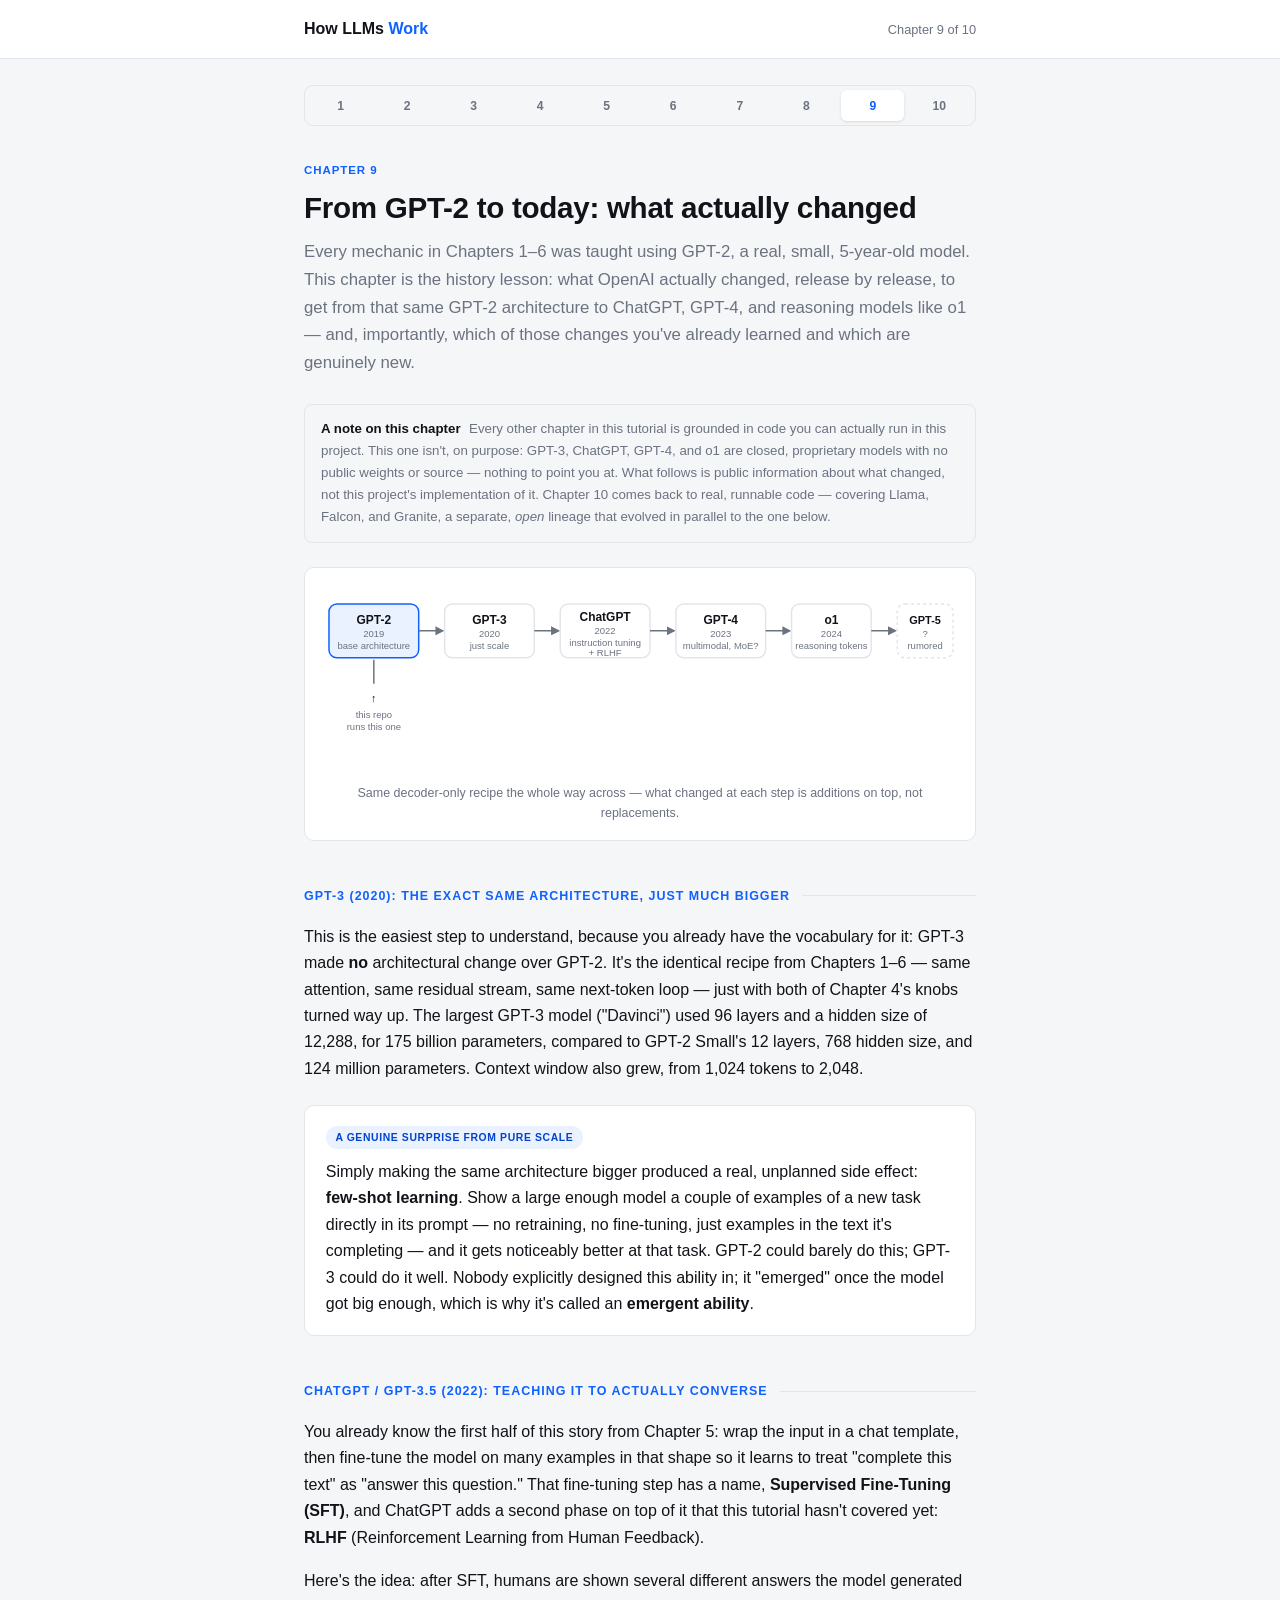
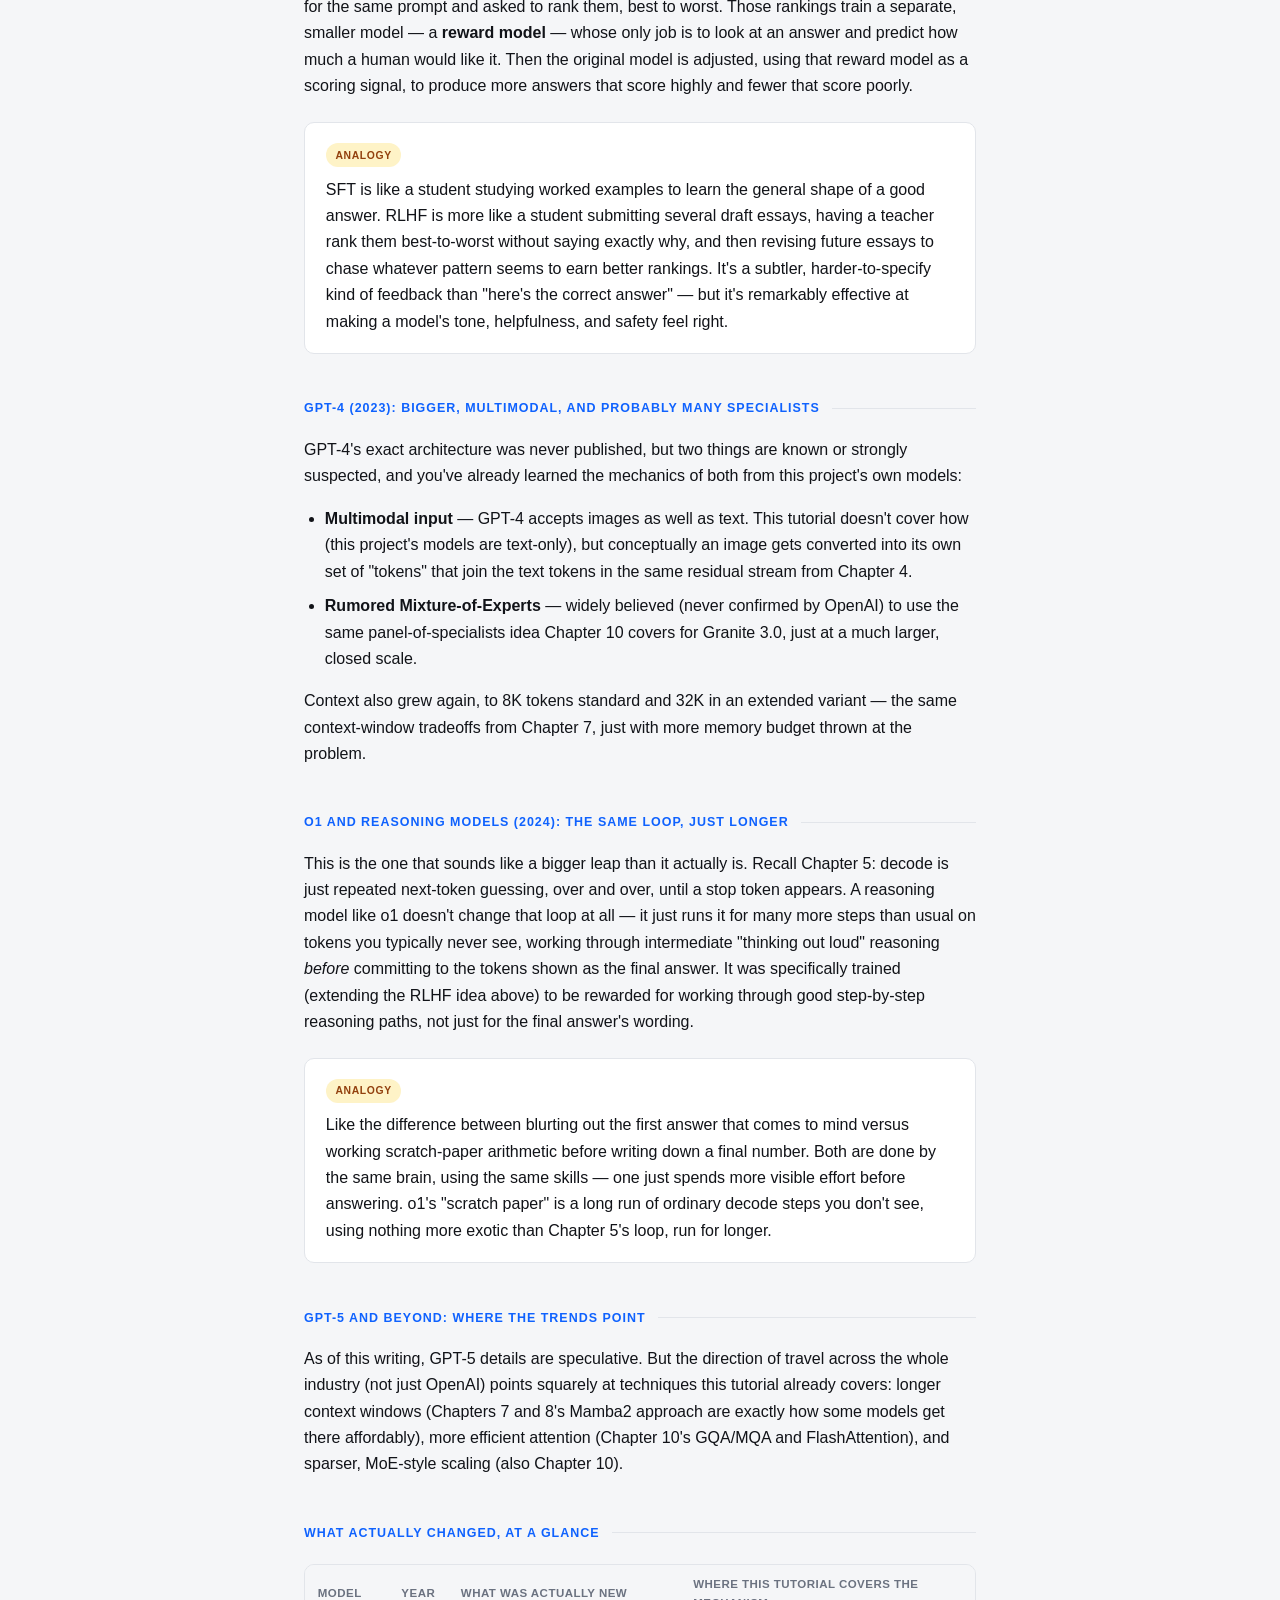
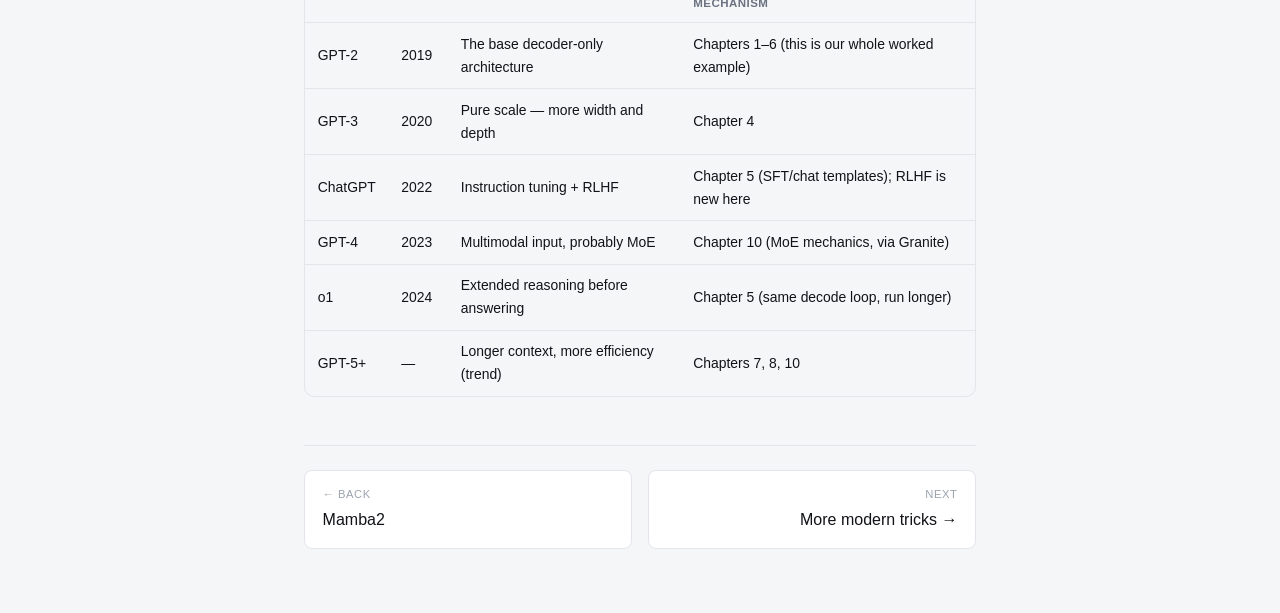
<file: docs/tutorials/how-llms-work/09-model-evolution.html>
<!DOCTYPE html>
<html lang="en">
<head>
<meta charset="UTF-8">
<meta name="viewport" content="width=device-width, initial-scale=1">
<title>9. From GPT-2 to Today &mdash; How LLMs Work</title>
<link rel="stylesheet" href="style.css">
</head>
<body>
<header class="topbar">
  <div class="wrap">
    <a class="brand" href="index.html">How LLMs <span>Work</span></a>
    <span class="crumb">Chapter 9 of 10</span>
  </div>
</header>

<main class="wrap">
  <nav class="stepper" aria-label="Chapters">
    <a href="01-tokenization.html">1</a>
    <a href="02-embeddings.html">2</a>
    <a href="03-attention.html">3</a>
    <a href="04-hidden-layers.html">4</a>
    <a href="05-generation-loop.html">5</a>
    <a href="06-kv-cache.html">6</a>
    <a href="07-inference-engine.html">7</a>
    <a href="08-mamba2.html">8</a>
    <a class="current" href="09-model-evolution.html">9</a>
    <a href="10-advanced-techniques.html">10</a>
  </nav>

  <p class="kicker">Chapter 9</p>
  <h1>From GPT-2 to today: what actually changed</h1>
  <p class="subtitle">
    Every mechanic in Chapters 1&ndash;6 was taught using GPT-2, a real, small,
    5-year-old model. This chapter is the history lesson: what OpenAI actually
    changed, release by release, to get from that same GPT-2 architecture to
    ChatGPT, GPT-4, and reasoning models like o1 &mdash; and, importantly, which of
    those changes you've already learned and which are genuinely new.
  </p>

  <div class="codepath">
    <span class="tag">A note on this chapter</span>
    Every other chapter in this tutorial is grounded in code you can actually run
    in this project. This one isn't, on purpose: GPT-3, ChatGPT, GPT-4, and o1 are
    closed, proprietary models with no public weights or source &mdash; nothing to
    point you at. What follows is public information about what changed, not
    this project's implementation of it. Chapter 10 comes back to real, runnable
    code &mdash; covering Llama, Falcon, and Granite, a separate, <em>open</em> lineage
    that evolved in parallel to the one below.
  </div>

  <div class="diagram">
    <svg viewBox="0 0 640 190" xmlns="http://www.w3.org/2000/svg" role="img" aria-label="Timeline from GPT-2 through GPT-5, with GPT-2 marked as the model this tutorial runs">
      <style>
        text{font-family:-apple-system,Helvetica,Arial,sans-serif;fill:var(--ink);}
        .lbl{font-size:9.5px;fill:var(--ink-soft);}
        .box{fill:var(--panel);stroke:var(--border);stroke-width:1.5;}
        .here{fill:var(--accent-soft);stroke:var(--accent);stroke-width:1.5;}
        .arrow{stroke:var(--ink-soft);stroke-width:1.5;fill:none;}
        .arrowhead{fill:var(--ink-soft);}
      </style>
      <defs>
        <marker id="arrow3" viewBox="0 0 10 10" refX="8" refY="5" markerWidth="6" markerHeight="6" orient="auto-start-reverse">
          <path class="arrowhead" d="M0,0 L10,5 L0,10 z"></path>
        </marker>
      </defs>

      <rect x="8" y="20" width="90" height="54" rx="8" class="here"></rect>
      <text x="53" y="40" text-anchor="middle" font-weight="700" font-size="12">GPT-2</text>
      <text x="53" y="53" text-anchor="middle" class="lbl">2019</text>
      <text x="53" y="65" text-anchor="middle" class="lbl">base architecture</text>

      <line x1="98" y1="47" x2="122" y2="47" class="arrow" marker-end="url(#arrow3)"></line>
      <rect x="124" y="20" width="90" height="54" rx="8" class="box"></rect>
      <text x="169" y="40" text-anchor="middle" font-weight="700" font-size="12">GPT-3</text>
      <text x="169" y="53" text-anchor="middle" class="lbl">2020</text>
      <text x="169" y="65" text-anchor="middle" class="lbl">just scale</text>

      <line x1="214" y1="47" x2="238" y2="47" class="arrow" marker-end="url(#arrow3)"></line>
      <rect x="240" y="20" width="90" height="54" rx="8" class="box"></rect>
      <text x="285" y="37" text-anchor="middle" font-weight="700" font-size="12">ChatGPT</text>
      <text x="285" y="50" text-anchor="middle" class="lbl">2022</text>
      <text x="285" y="62" text-anchor="middle" class="lbl">instruction tuning</text>
      <text x="285" y="72" text-anchor="middle" class="lbl">+ RLHF</text>

      <line x1="330" y1="47" x2="354" y2="47" class="arrow" marker-end="url(#arrow3)"></line>
      <rect x="356" y="20" width="90" height="54" rx="8" class="box"></rect>
      <text x="401" y="40" text-anchor="middle" font-weight="700" font-size="12">GPT-4</text>
      <text x="401" y="53" text-anchor="middle" class="lbl">2023</text>
      <text x="401" y="65" text-anchor="middle" class="lbl">multimodal, MoE?</text>

      <line x1="446" y1="47" x2="470" y2="47" class="arrow" marker-end="url(#arrow3)"></line>
      <rect x="472" y="20" width="80" height="54" rx="8" class="box"></rect>
      <text x="512" y="40" text-anchor="middle" font-weight="700" font-size="12">o1</text>
      <text x="512" y="53" text-anchor="middle" class="lbl">2024</text>
      <text x="512" y="65" text-anchor="middle" class="lbl">reasoning tokens</text>

      <line x1="552" y1="47" x2="576" y2="47" class="arrow" marker-end="url(#arrow3)"></line>
      <rect x="578" y="20" width="56" height="54" rx="8" class="box" stroke-dasharray="3,3"></rect>
      <text x="606" y="40" text-anchor="middle" font-weight="700" font-size="11">GPT-5</text>
      <text x="606" y="53" text-anchor="middle" class="lbl">?</text>
      <text x="606" y="65" text-anchor="middle" class="lbl">rumored</text>

      <line x1="53" y1="76" x2="53" y2="100" class="arrow"></line>
      <text x="53" y="118" text-anchor="middle" font-size="11" font-weight="700" fill="var(--accent)">&uarr;</text>
      <text x="53" y="134" text-anchor="middle" class="lbl">this repo</text>
      <text x="53" y="146" text-anchor="middle" class="lbl">runs this one</text>
    </svg>
    <figcaption>Same decoder-only recipe the whole way across &mdash; what changed at each step is additions on top, not replacements.</figcaption>
  </div>

  <h2>GPT-3 (2020): the exact same architecture, just much bigger</h2>
  <p>
    This is the easiest step to understand, because you already have the
    vocabulary for it: GPT-3 made <strong>no</strong> architectural change over
    GPT-2. It's the identical recipe from Chapters 1&ndash;6 &mdash; same attention, same
    residual stream, same next-token loop &mdash; just with both of Chapter 4's knobs
    turned way up. The largest GPT-3 model ("Davinci") used 96 layers and a
    hidden size of 12,288, for 175 billion parameters, compared to GPT-2 Small's
    12 layers, 768 hidden size, and 124 million parameters. Context window also
    grew, from 1,024 tokens to 2,048.
  </p>
  <div class="example">
    <span class="tag">A genuine surprise from pure scale</span>
    <p style="margin:0;">
      Simply making the same architecture bigger produced a real, unplanned side
      effect: <strong>few-shot learning</strong>. Show a large enough model a
      couple of examples of a new task directly in its prompt &mdash; no retraining,
      no fine-tuning, just examples in the text it's completing &mdash; and it gets
      noticeably better at that task. GPT-2 could barely do this; GPT-3 could do
      it well. Nobody explicitly designed this ability in; it "emerged" once the
      model got big enough, which is why it's called an <strong>emergent
      ability</strong>.
    </p>
  </div>

  <h2>ChatGPT / GPT-3.5 (2022): teaching it to actually converse</h2>
  <p>
    You already know the first half of this story from Chapter 5: wrap the input
    in a chat template, then fine-tune the model on many examples in that shape
    so it learns to treat "complete this text" as "answer this question." That
    fine-tuning step has a name, <strong>Supervised Fine-Tuning (SFT)</strong>, and
    ChatGPT adds a second phase on top of it that this tutorial hasn't covered
    yet: <strong>RLHF</strong> (Reinforcement Learning from Human Feedback).
  </p>
  <p>
    Here's the idea: after SFT, humans are shown several different answers the
    model generated for the same prompt and asked to rank them, best to worst.
    Those rankings train a separate, smaller model &mdash; a <strong>reward
    model</strong> &mdash; whose only job is to look at an answer and predict how much
    a human would like it. Then the original model is adjusted, using that
    reward model as a scoring signal, to produce more answers that score highly
    and fewer that score poorly.
  </p>
  <div class="analogy">
    <span class="tag">Analogy</span>
    <p style="margin:0;">
      SFT is like a student studying worked examples to learn the general shape
      of a good answer. RLHF is more like a student submitting several draft
      essays, having a teacher rank them best-to-worst without saying exactly
      why, and then revising future essays to chase whatever pattern seems to
      earn better rankings. It's a subtler, harder-to-specify kind of feedback
      than "here's the correct answer" &mdash; but it's remarkably effective at
      making a model's tone, helpfulness, and safety feel right.
    </p>
  </div>

  <h2>GPT-4 (2023): bigger, multimodal, and probably many specialists</h2>
  <p>
    GPT-4's exact architecture was never published, but two things are known or
    strongly suspected, and you've already learned the mechanics of both from
    this project's own models:
  </p>
  <ul>
    <li><strong>Multimodal input</strong> &mdash; GPT-4 accepts images as well as text.
    This tutorial doesn't cover how (this project's models are text-only), but
    conceptually an image gets converted into its own set of "tokens" that join
    the text tokens in the same residual stream from Chapter 4.</li>
    <li><strong>Rumored Mixture-of-Experts</strong> &mdash; widely believed (never
    confirmed by OpenAI) to use the same panel-of-specialists idea Chapter 10
    covers for Granite 3.0, just at a much larger, closed scale.</li>
  </ul>
  <p>
    Context also grew again, to 8K tokens standard and 32K in an extended
    variant &mdash; the same context-window tradeoffs from Chapter 7, just with more
    memory budget thrown at the problem.
  </p>

  <h2>o1 and reasoning models (2024): the same loop, just longer</h2>
  <p>
    This is the one that sounds like a bigger leap than it actually is. Recall
    Chapter 5: decode is just repeated next-token guessing, over and over, until
    a stop token appears. A reasoning model like o1 doesn't change that loop at
    all &mdash; it just runs it for many more steps than usual on tokens you typically
    never see, working through intermediate "thinking out loud" reasoning
    <em>before</em> committing to the tokens shown as the final answer. It was
    specifically trained (extending the RLHF idea above) to be rewarded for
    working through good step-by-step reasoning paths, not just for the final
    answer's wording.
  </p>
  <div class="analogy">
    <span class="tag">Analogy</span>
    <p style="margin:0;">
      Like the difference between blurting out the first answer that comes to
      mind versus working scratch-paper arithmetic before writing down a final
      number. Both are done by the same brain, using the same skills &mdash; one just
      spends more visible effort before answering. o1's "scratch paper" is a long
      run of ordinary decode steps you don't see, using nothing more exotic than
      Chapter 5's loop, run for longer.
    </p>
  </div>

  <h2>GPT-5 and beyond: where the trends point</h2>
  <p>
    As of this writing, GPT-5 details are speculative. But the direction of
    travel across the whole industry (not just OpenAI) points squarely at
    techniques this tutorial already covers: longer context windows (Chapters 7
    and 8's Mamba2 approach are exactly how some models get there affordably),
    more efficient attention (Chapter 10's GQA/MQA and FlashAttention), and
    sparser, MoE-style scaling (also Chapter 10).
  </p>

  <h2>What actually changed, at a glance</h2>
  <div class="table-wrap">
    <table>
      <tr><th>Model</th><th>Year</th><th>What was actually new</th><th>Where this tutorial covers the mechanism</th></tr>
      <tr><td>GPT-2</td><td>2019</td><td>The base decoder-only architecture</td><td>Chapters 1&ndash;6 (this is our whole worked example)</td></tr>
      <tr><td>GPT-3</td><td>2020</td><td>Pure scale &mdash; more width and depth</td><td>Chapter 4</td></tr>
      <tr><td>ChatGPT</td><td>2022</td><td>Instruction tuning + RLHF</td><td>Chapter 5 (SFT/chat templates); RLHF is new here</td></tr>
      <tr><td>GPT-4</td><td>2023</td><td>Multimodal input, probably MoE</td><td>Chapter 10 (MoE mechanics, via Granite)</td></tr>
      <tr><td>o1</td><td>2024</td><td>Extended reasoning before answering</td><td>Chapter 5 (same decode loop, run longer)</td></tr>
      <tr><td>GPT-5+</td><td>&mdash;</td><td>Longer context, more efficiency (trend)</td><td>Chapters 7, 8, 10</td></tr>
    </table>
  </div>

  <nav class="pager">
    <a class="prev" href="08-mamba2.html"><span class="dir">&larr; Back</span>Mamba2</a>
    <a class="next" href="10-advanced-techniques.html"><span class="dir">Next</span>More modern tricks &rarr;</a>
  </nav>
</main>
</body>
</html>
</file>
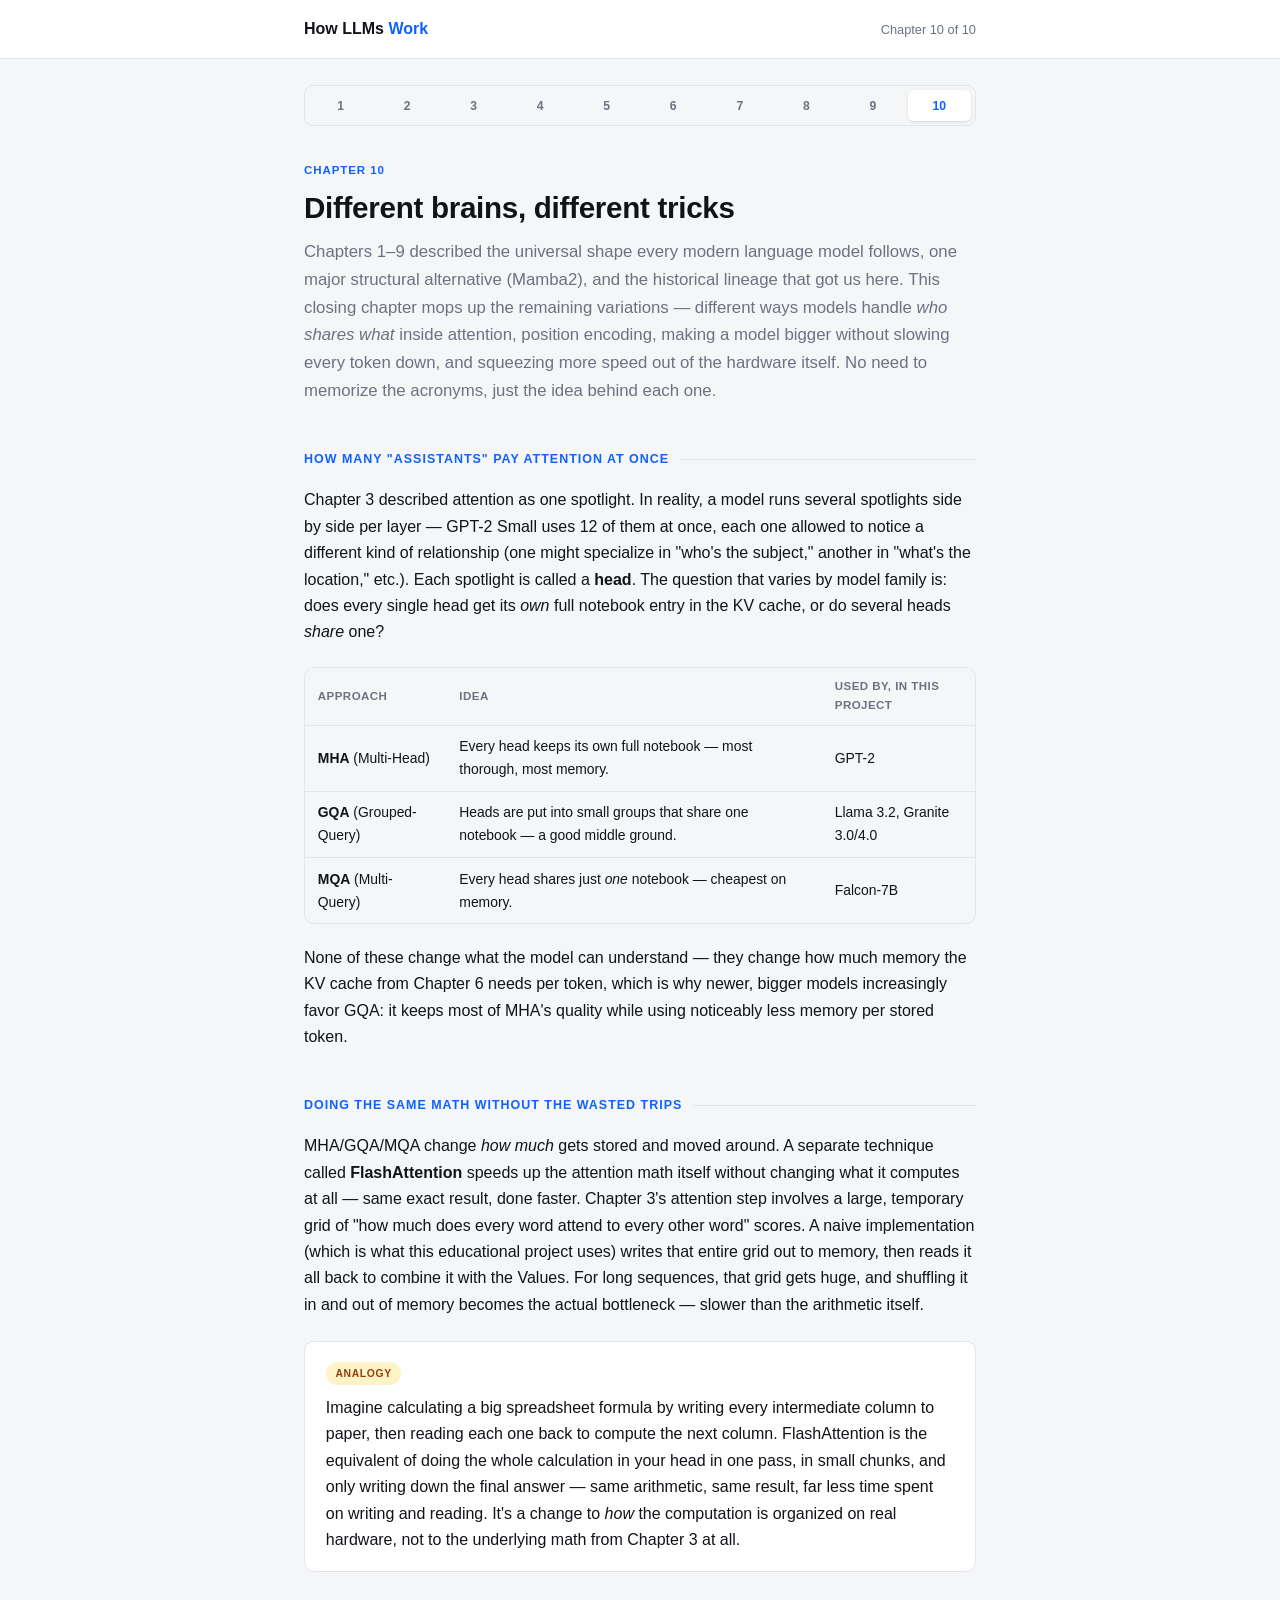
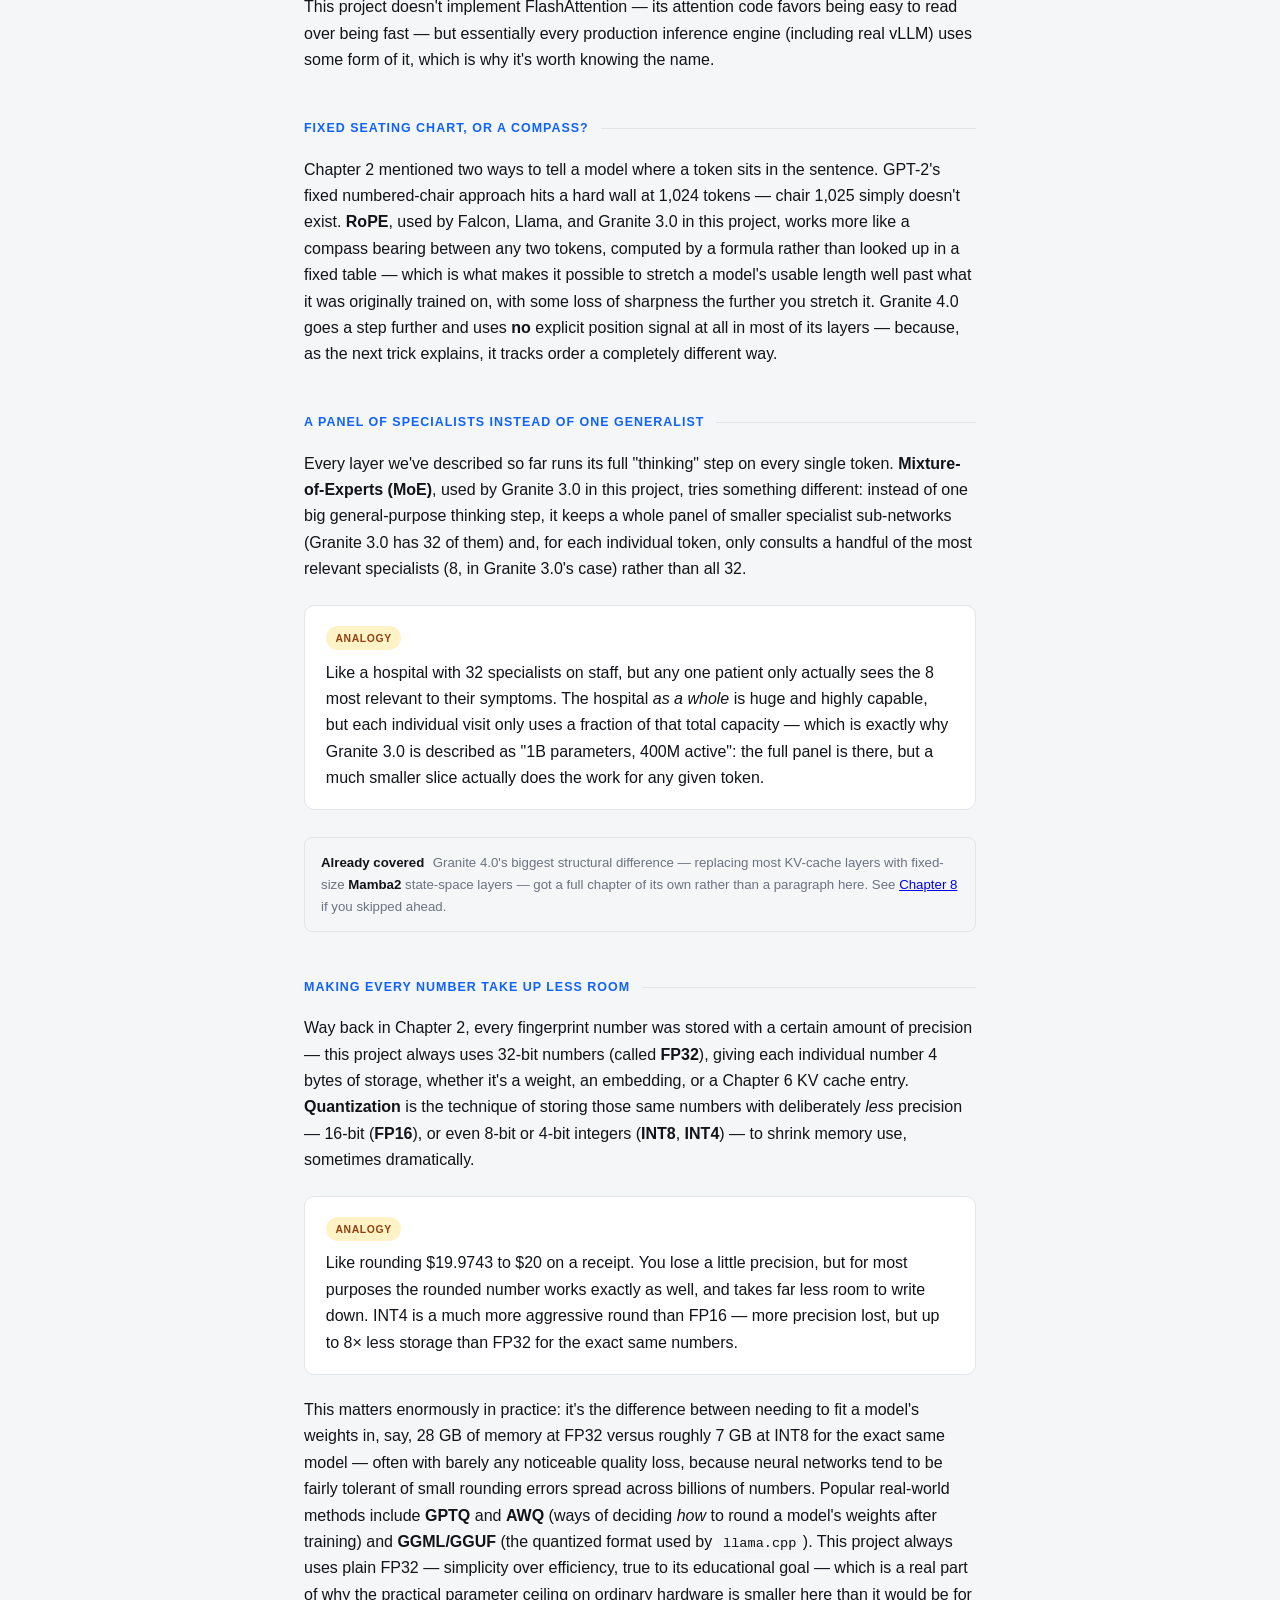
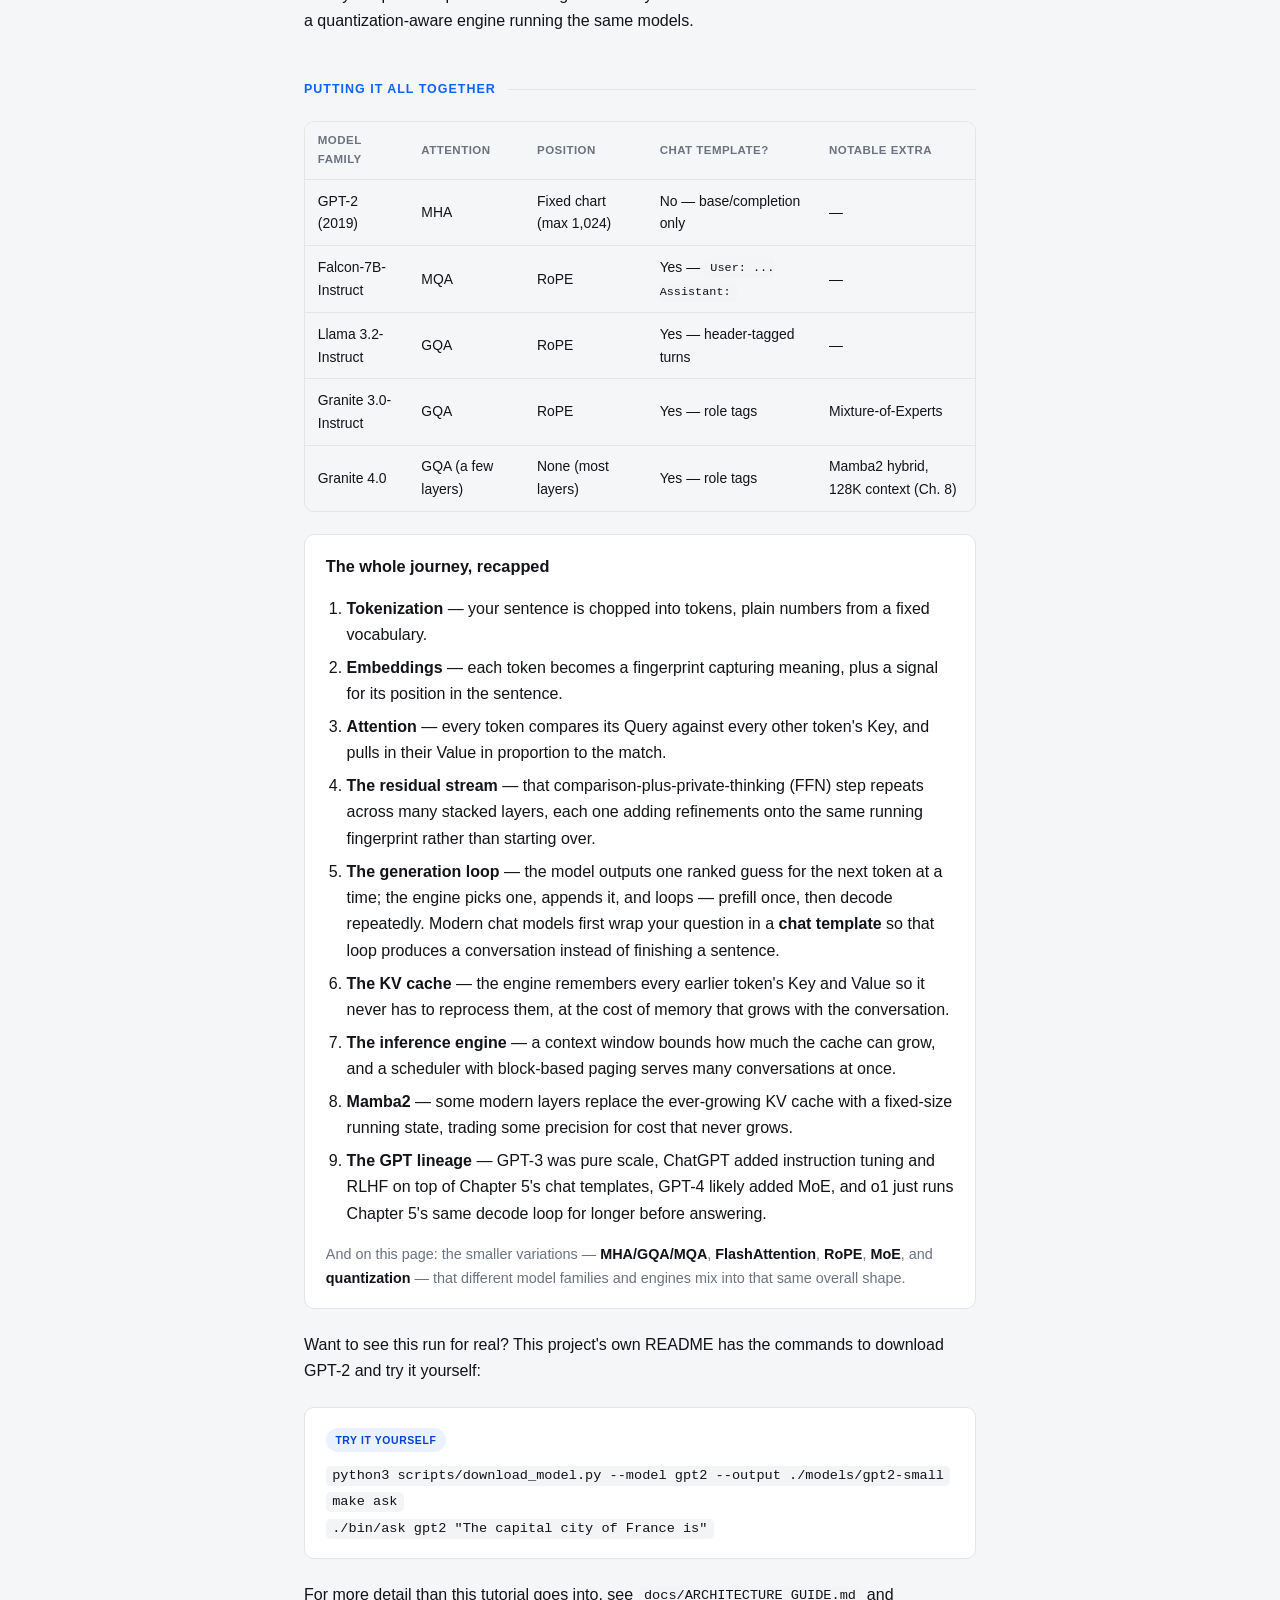
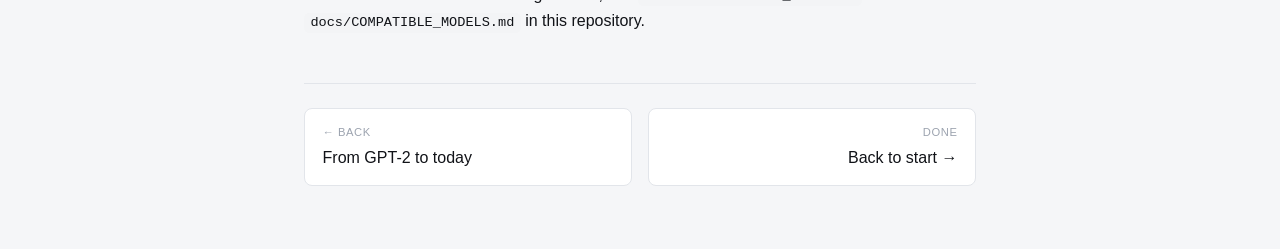
<file: docs/tutorials/how-llms-work/10-advanced-techniques.html>
<!DOCTYPE html>
<html lang="en">
<head>
<meta charset="UTF-8">
<meta name="viewport" content="width=device-width, initial-scale=1">
<title>10. Different Brains, Different Tricks &mdash; How LLMs Work</title>
<link rel="stylesheet" href="style.css">
</head>
<body>
<header class="topbar">
  <div class="wrap">
    <a class="brand" href="index.html">How LLMs <span>Work</span></a>
    <span class="crumb">Chapter 10 of 10</span>
  </div>
</header>

<main class="wrap">
  <nav class="stepper" aria-label="Chapters">
    <a href="01-tokenization.html">1</a>
    <a href="02-embeddings.html">2</a>
    <a href="03-attention.html">3</a>
    <a href="04-hidden-layers.html">4</a>
    <a href="05-generation-loop.html">5</a>
    <a href="06-kv-cache.html">6</a>
    <a href="07-inference-engine.html">7</a>
    <a href="08-mamba2.html">8</a>
    <a href="09-model-evolution.html">9</a>
    <a class="current" href="10-advanced-techniques.html">10</a>
  </nav>

  <p class="kicker">Chapter 10</p>
  <h1>Different brains, different tricks</h1>
  <p class="subtitle">
    Chapters 1&ndash;9 described the universal shape every modern language model
    follows, one major structural alternative (Mamba2), and the historical
    lineage that got us here. This closing chapter mops up the remaining
    variations &mdash; different ways models handle <em>who shares what</em> inside
    attention, position encoding, making a model bigger without slowing every
    token down, and squeezing more speed out of the hardware itself. No need to
    memorize the acronyms, just the idea behind each one.
  </p>

  <h2>How many "assistants" pay attention at once</h2>
  <p>
    Chapter 3 described attention as one spotlight. In reality, a model runs
    several spotlights side by side per layer &mdash; GPT-2 Small uses 12 of them at
    once, each one allowed to notice a different kind of relationship (one might
    specialize in "who's the subject," another in "what's the location," etc.).
    Each spotlight is called a <strong>head</strong>. The question that varies by
    model family is: does every single head get its <em>own</em> full notebook
    entry in the KV cache, or do several heads <em>share</em> one?
  </p>

  <div class="table-wrap">
    <table>
      <tr><th>Approach</th><th>Idea</th><th>Used by, in this project</th></tr>
      <tr><td><strong>MHA</strong> (Multi-Head)</td><td>Every head keeps its own full notebook &mdash; most thorough, most memory.</td><td>GPT-2</td></tr>
      <tr><td><strong>GQA</strong> (Grouped-Query)</td><td>Heads are put into small groups that share one notebook &mdash; a good middle ground.</td><td>Llama 3.2, Granite 3.0/4.0</td></tr>
      <tr><td><strong>MQA</strong> (Multi-Query)</td><td>Every head shares just <em>one</em> notebook &mdash; cheapest on memory.</td><td>Falcon-7B</td></tr>
    </table>
  </div>
  <p>
    None of these change what the model can understand &mdash; they change how much
    memory the KV cache from Chapter 6 needs per token, which is why newer, bigger
    models increasingly favor GQA: it keeps most of MHA's quality while using
    noticeably less memory per stored token.
  </p>

  <h2>Doing the same math without the wasted trips</h2>
  <p>
    MHA/GQA/MQA change <em>how much</em> gets stored and moved around. A separate
    technique called <strong>FlashAttention</strong> speeds up the attention math
    itself without changing what it computes at all &mdash; same exact result, done
    faster. Chapter 3's attention step involves a large, temporary
    grid of "how much does every word attend to every other word" scores. A
    naive implementation (which is what this educational project uses) writes
    that entire grid out to memory, then reads it all back to combine it with
    the Values. For long sequences, that grid gets huge, and shuffling it in and
    out of memory becomes the actual bottleneck &mdash; slower than the arithmetic
    itself.
  </p>
  <div class="analogy">
    <span class="tag">Analogy</span>
    <p style="margin:0;">
      Imagine calculating a big spreadsheet formula by writing every intermediate
      column to paper, then reading each one back to compute the next column.
      FlashAttention is the equivalent of doing the whole calculation in your
      head in one pass, in small chunks, and only writing down the final answer
      &mdash; same arithmetic, same result, far less time spent on writing and
      reading. It's a change to <em>how</em> the computation is organized on real
      hardware, not to the underlying math from Chapter 3 at all.
    </p>
  </div>
  <p>
    This project doesn't implement FlashAttention &mdash; its attention code favors
    being easy to read over being fast &mdash; but essentially every production
    inference engine (including real vLLM) uses some form of it, which is why
    it's worth knowing the name.
  </p>

  <h2>Fixed seating chart, or a compass?</h2>
  <p>
    Chapter 2 mentioned two ways to tell a model where a token sits in the
    sentence. GPT-2's fixed numbered-chair approach hits a hard wall at 1,024
    tokens &mdash; chair 1,025 simply doesn't exist. <strong>RoPE</strong>, used by
    Falcon, Llama, and Granite 3.0 in this project, works more like a compass
    bearing between any two tokens, computed by a formula rather than looked up
    in a fixed table &mdash; which is what makes it possible to stretch a model's usable
    length well past what it was originally trained on, with some loss of
    sharpness the further you stretch it. Granite 4.0 goes a step further and uses
    <strong>no</strong> explicit position signal at all in most of its layers &mdash; because,
    as the next trick explains, it tracks order a completely different way.
  </p>

  <h2>A panel of specialists instead of one generalist</h2>
  <p>
    Every layer we've described so far runs its full "thinking" step on every
    single token. <strong>Mixture-of-Experts (MoE)</strong>, used by Granite 3.0 in
    this project, tries something different: instead of one big general-purpose
    thinking step, it keeps a whole panel of smaller specialist sub-networks
    (Granite 3.0 has 32 of them) and, for each individual token, only consults a
    handful of the most relevant specialists (8, in Granite 3.0's case) rather
    than all 32.
  </p>
  <div class="analogy">
    <span class="tag">Analogy</span>
    <p style="margin:0;">
      Like a hospital with 32 specialists on staff, but any one patient only
      actually sees the 8 most relevant to their symptoms. The hospital
      <em>as a whole</em> is huge and highly capable, but each individual visit
      only uses a fraction of that total capacity &mdash; which is exactly why Granite
      3.0 is described as "1B parameters, 400M active": the full panel is there,
      but a much smaller slice actually does the work for any given token.
    </p>
  </div>

  <div class="codepath">
    <span class="tag">Already covered</span>
    Granite 4.0's biggest structural difference &mdash; replacing most KV-cache
    layers with fixed-size <strong>Mamba2</strong> state-space layers &mdash; got a full
    chapter of its own rather than a paragraph here. See
    <a href="08-mamba2.html">Chapter 8</a> if you skipped ahead.
  </div>

  <h2>Making every number take up less room</h2>
  <p>
    Way back in Chapter 2, every fingerprint number was stored with a certain
    amount of precision &mdash; this project always uses 32-bit numbers (called
    <strong>FP32</strong>), giving each individual number 4 bytes of storage,
    whether it's a weight, an embedding, or a Chapter 6 KV cache entry.
    <strong>Quantization</strong> is the technique of storing those same numbers
    with deliberately <em>less</em> precision &mdash; 16-bit (<strong>FP16</strong>),
    or even 8-bit or 4-bit integers (<strong>INT8</strong>, <strong>INT4</strong>) &mdash;
    to shrink memory use, sometimes dramatically.
  </p>
  <div class="analogy">
    <span class="tag">Analogy</span>
    <p style="margin:0;">
      Like rounding $19.9743 to $20 on a receipt. You lose a little precision,
      but for most purposes the rounded number works exactly as well, and takes
      far less room to write down. INT4 is a much more aggressive round than
      FP16 &mdash; more precision lost, but up to 8&times; less storage than FP32 for
      the exact same numbers.
    </p>
  </div>
  <p>
    This matters enormously in practice: it's the difference between needing to
    fit a model's weights in, say, 28&nbsp;GB of memory at FP32 versus roughly
    7&nbsp;GB at INT8 for the exact same model &mdash; often with barely any
    noticeable quality loss, because neural networks tend to be fairly tolerant
    of small rounding errors spread across billions of numbers. Popular
    real-world methods include <strong>GPTQ</strong> and <strong>AWQ</strong> (ways of
    deciding <em>how</em> to round a model's weights after training) and
    <strong>GGML/GGUF</strong> (the quantized format used by
    <code>llama.cpp</code>). This project always uses plain FP32 &mdash; simplicity
    over efficiency, true to its educational goal &mdash; which is a real part of
    why the practical parameter ceiling on ordinary hardware is smaller here
    than it would be for a quantization-aware engine running the same models.
  </p>

  <h2>Putting it all together</h2>
  <div class="table-wrap">
    <table>
      <tr><th>Model family</th><th>Attention</th><th>Position</th><th>Chat template?</th><th>Notable extra</th></tr>
      <tr><td>GPT-2 (2019)</td><td>MHA</td><td>Fixed chart (max 1,024)</td><td>No &mdash; base/completion only</td><td>&mdash;</td></tr>
      <tr><td>Falcon-7B-Instruct</td><td>MQA</td><td>RoPE</td><td>Yes &mdash; <code>User: ... Assistant:</code></td><td>&mdash;</td></tr>
      <tr><td>Llama 3.2-Instruct</td><td>GQA</td><td>RoPE</td><td>Yes &mdash; header-tagged turns</td><td>&mdash;</td></tr>
      <tr><td>Granite 3.0-Instruct</td><td>GQA</td><td>RoPE</td><td>Yes &mdash; role tags</td><td>Mixture-of-Experts</td></tr>
      <tr><td>Granite 4.0</td><td>GQA (a few layers)</td><td>None (most layers)</td><td>Yes &mdash; role tags</td><td>Mamba2 hybrid, 128K context (Ch. 8)</td></tr>
    </table>
  </div>

  <div class="recap">
    <h3 style="margin-top:0;">The whole journey, recapped</h3>
    <ol>
      <li><strong>Tokenization</strong> &mdash; your sentence is chopped into tokens, plain numbers from a fixed vocabulary.</li>
      <li><strong>Embeddings</strong> &mdash; each token becomes a fingerprint capturing meaning, plus a signal for its position in the sentence.</li>
      <li><strong>Attention</strong> &mdash; every token compares its Query against every other token's Key, and pulls in their Value in proportion to the match.</li>
      <li><strong>The residual stream</strong> &mdash; that comparison-plus-private-thinking (FFN) step repeats across many stacked layers, each one adding refinements onto the same running fingerprint rather than starting over.</li>
      <li><strong>The generation loop</strong> &mdash; the model outputs one ranked guess for the next token at a time; the engine picks one, appends it, and loops &mdash; prefill once, then decode repeatedly. Modern chat models first wrap your question in a <strong>chat template</strong> so that loop produces a conversation instead of finishing a sentence.</li>
      <li><strong>The KV cache</strong> &mdash; the engine remembers every earlier token's Key and Value so it never has to reprocess them, at the cost of memory that grows with the conversation.</li>
      <li><strong>The inference engine</strong> &mdash; a context window bounds how much the cache can grow, and a scheduler with block-based paging serves many conversations at once.</li>
      <li><strong>Mamba2</strong> &mdash; some modern layers replace the ever-growing KV cache with a fixed-size running state, trading some precision for cost that never grows.</li>
      <li><strong>The GPT lineage</strong> &mdash; GPT-3 was pure scale, ChatGPT added instruction tuning and RLHF on top of Chapter 5's chat templates, GPT-4 likely added MoE, and o1 just runs Chapter 5's same decode loop for longer before answering.</li>
    </ol>
    <p style="margin:0.8rem 0 0; color:var(--ink-soft); font-size:0.9rem;">
      And on this page: the smaller variations &mdash; <strong>MHA/GQA/MQA</strong>,
      <strong>FlashAttention</strong>, <strong>RoPE</strong>, <strong>MoE</strong>, and
      <strong>quantization</strong> &mdash; that different model families and engines mix
      into that same overall shape.
    </p>
  </div>

  <p>
    Want to see this run for real? This project's own README has the commands to
    download GPT-2 and try it yourself:
  </p>
  <div class="example">
    <span class="tag">Try it yourself</span>
    <p style="margin:0;">
      <code>python3 scripts/download_model.py --model gpt2 --output ./models/gpt2-small</code><br>
      <code>make ask</code><br>
      <code>./bin/ask gpt2 "The capital city of France is"</code>
    </p>
  </div>
  <p>
    For more detail than this tutorial goes into, see
    <code>docs/ARCHITECTURE_GUIDE.md</code> and <code>docs/COMPATIBLE_MODELS.md</code>
    in this repository.
  </p>

  <nav class="pager">
    <a class="prev" href="09-model-evolution.html"><span class="dir">&larr; Back</span>From GPT-2 to today</a>
    <a class="next" href="index.html"><span class="dir">Done</span>Back to start &rarr;</a>
  </nav>
</main>
</body>
</html>
</file>
<file: docs/tutorials/how-llms-work/style.css>
:root {
  --bg: #f5f6f8;
  --panel: #ffffff;
  --ink: #111318;
  --ink-soft: #6b7280;
  --ink-faint: #9ca3af;
  --border: #e2e5ea;
  --accent: #0f62fe;
  --accent-dark: #0043ce;
  --accent-soft: #eaf1ff;
  --accent2: #92400e;
  --accent2-soft: #fef3c7;
  --chip: #f3f4f6;
  --sans: -apple-system, BlinkMacSystemFont, "Segoe UI", Roboto, Helvetica, Arial, sans-serif;
  --mono: "SF Mono", Menlo, Consolas, monospace;
}

@media (prefers-color-scheme: dark) {
  :root {
    --bg: #161616;
    --panel: #1f1f1f;
    --ink: #f2f2f2;
    --ink-soft: #a8a8a8;
    --ink-faint: #8d8d8d;
    --border: #343434;
    --accent: #4589ff;
    --accent-dark: #78a9ff;
    --accent-soft: #1c2a42;
    --accent2: #d29922;
    --accent2-soft: #3a2f14;
    --chip: #292929;
  }
}

* { box-sizing: border-box; }

html, body {
  margin: 0;
  background: var(--bg);
  color: var(--ink);
  font-family: var(--sans);
  line-height: 1.65;
  font-size: 16px;
}

body { padding-bottom: 4rem; }

.wrap {
  max-width: 720px;
  margin: 0 auto;
  padding: 0 1.5rem;
}

/* ---- top bar ---- */
.topbar {
  background: var(--panel);
  border-bottom: 1px solid var(--border);
  padding: 1rem 0;
  position: sticky;
  top: 0;
  z-index: 10;
}
.topbar .wrap {
  display: flex;
  align-items: center;
  justify-content: space-between;
  gap: 1rem;
  flex-wrap: wrap;
}
.brand {
  font-weight: 700;
  font-size: 1rem;
  color: var(--ink);
  text-decoration: none;
  white-space: nowrap;
}
.brand span { color: var(--accent); }
.crumb {
  font-size: 0.8rem;
  color: var(--ink-soft);
  white-space: nowrap;
}

/* ---- stepper: segmented-control style ---- */
.stepper {
  display: flex;
  gap: 0.2rem;
  margin: 1.6rem 0 0;
  padding: 0.25rem;
  background: var(--bg);
  border: 1px solid var(--border);
  border-radius: 9px;
  flex-wrap: wrap;
}
.stepper a {
  flex: 1;
  min-width: 32px;
  text-align: center;
  padding: 0.35rem 0.3rem;
  border-radius: 6px;
  color: var(--ink-soft);
  text-decoration: none;
  font-size: 0.76rem;
  font-weight: 600;
}
.stepper a.current {
  background: var(--panel);
  color: var(--accent);
  box-shadow: 0 1px 3px rgba(0, 0, 0, 0.12);
}
.stepper a:hover:not(.current) { color: var(--ink); }

/* ---- hero / headings ---- */
.kicker {
  font-size: 0.72rem;
  letter-spacing: 0.08em;
  text-transform: uppercase;
  color: var(--accent);
  font-weight: 700;
  margin: 2.2rem 0 0.6rem;
}
h1 {
  font-size: 1.85rem;
  font-weight: 700;
  line-height: 1.25;
  color: var(--ink);
  margin: 0 0 0.7rem;
  letter-spacing: -0.01em;
}
h2 {
  display: flex;
  align-items: center;
  gap: 0.75rem;
  font-size: 0.78rem;
  font-weight: 700;
  text-transform: uppercase;
  letter-spacing: 0.08em;
  color: var(--accent);
  margin: 2.8rem 0 1.1rem;
  white-space: nowrap;
}
h2::after {
  content: "";
  flex: 1;
  height: 1px;
  background: var(--border);
}
h3 {
  font-size: 1.02rem;
  font-weight: 700;
  margin: 1.7rem 0 0.5rem;
  color: var(--ink);
}
.subtitle {
  font-size: 1.05rem;
  color: var(--ink-soft);
  margin: 0 0 1.3rem;
}
p { margin: 0 0 1.05rem; }
strong { color: var(--ink); }
ul, ol { padding-left: 1.3rem; }
li { margin-bottom: 0.5rem; }

/* ---- callouts: flat white cards + pill tag ---- */
.box, .analogy, .example, .recap {
  background: var(--panel);
  border: 1px solid var(--border);
  border-radius: 10px;
  padding: 1.1rem 1.3rem;
  margin: 1.4rem 0;
}
.analogy .tag, .example .tag {
  display: inline-flex;
  align-items: center;
  font-size: 0.65rem;
  font-weight: 700;
  letter-spacing: 0.06em;
  text-transform: uppercase;
  padding: 0.2rem 0.6rem;
  border-radius: 20px;
  margin-bottom: 0.6rem;
}
.analogy .tag { background: var(--accent2-soft); color: var(--accent2); }
.example .tag { background: var(--accent-soft); color: var(--accent-dark); }

.codepath {
  margin: 1.7rem 0 0;
  padding: 0.85rem 1rem;
  background: var(--bg);
  border: 1px solid var(--border);
  border-radius: 8px;
  font-size: 0.83rem;
  color: var(--ink-soft);
}
.codepath .tag {
  font-weight: 700;
  color: var(--ink);
  margin-right: 0.3rem;
}

code, .chip {
  font-family: var(--mono);
  background: var(--chip);
  padding: 0.15rem 0.4rem;
  border-radius: 5px;
  font-size: 0.85em;
  color: var(--ink);
}

.template-block {
  margin: 1.2rem 0;
  padding: 1rem 1.1rem;
  background: var(--ink);
  color: #e6e9ef;
  border-radius: 8px;
  font-family: var(--mono);
  font-size: 0.82rem;
  line-height: 1.7;
  overflow-x: auto;
}
.template-block .lit { color: #7fb2ff; }
.template-block .fill { color: #ffd479; }
.template-label {
  font-size: 0.68rem;
  font-weight: 700;
  letter-spacing: 0.06em;
  text-transform: uppercase;
  color: var(--ink-soft);
  margin: 1.3rem 0 0.4rem;
}

/* ---- diagram frame ---- */
.diagram {
  margin: 1.5rem 0;
  padding: 1rem;
  background: var(--panel);
  border: 1px solid var(--border);
  border-radius: 10px;
  overflow-x: auto;
}
.diagram svg { display: block; margin: 0 auto; max-width: 100%; height: auto; }
.diagram figcaption {
  text-align: center;
  font-size: 0.78rem;
  color: var(--ink-soft);
  margin-top: 0.6rem;
}

/* ---- token / chip rows ---- */
.tokrow {
  display: flex;
  flex-wrap: wrap;
  gap: 0.5rem;
  margin: 1.1rem 0;
}
.tok {
  background: var(--panel);
  border: 1px solid var(--border);
  border-radius: 7px;
  padding: 0.4rem 0.7rem;
  text-align: center;
  font-family: var(--mono);
  font-size: 0.84rem;
}
.tok .id { display: block; color: var(--accent); font-weight: 700; font-size: 0.9rem; }
.tok .piece { display: block; color: var(--ink-soft); margin-top: 0.15rem; }

/* ---- chapter list on index ---- */
.chapters {
  display: grid;
  gap: 0.7rem;
  margin: 1.5rem 0 2.5rem;
}
.chapter-card {
  display: flex;
  gap: 1rem;
  align-items: flex-start;
  background: var(--panel);
  border: 1px solid var(--border);
  border-radius: 10px;
  padding: 1rem 1.25rem;
  text-decoration: none;
  color: var(--ink);
  transition: border-color 0.12s ease;
}
.chapter-card:hover { border-color: var(--accent); }
.chapter-card .num {
  font-size: 1.2rem;
  font-weight: 700;
  color: var(--accent);
  min-width: 1.6rem;
}
.chapter-card.bonus .num { color: var(--accent2); }
.chapter-card h3 { margin: 0 0 0.25rem; }
.chapter-card p { margin: 0; color: var(--ink-soft); font-size: 0.9rem; }

/* ---- bottom pager ---- */
.pager {
  display: flex;
  justify-content: space-between;
  gap: 1rem;
  margin-top: 3rem;
  padding-top: 1.5rem;
  border-top: 1px solid var(--border);
}
.pager a {
  flex: 1;
  padding: 0.9rem 1.1rem;
  border: 1px solid var(--border);
  border-radius: 8px;
  text-decoration: none;
  color: var(--ink);
  background: var(--panel);
}
.pager a:hover { border-color: var(--accent); color: var(--accent); }
.pager .dir { font-size: 0.7rem; text-transform: uppercase; letter-spacing: 0.05em; color: var(--ink-faint); display: block; margin-bottom: 0.2rem; }
.pager .next { text-align: right; }

.recap li { margin-bottom: 0.4rem; }

.table-wrap { overflow-x: auto; margin: 1.3rem 0; border: 1px solid var(--border); border-radius: 10px; }
table { width: 100%; border-collapse: collapse; font-size: 0.87rem; }
th, td { text-align: left; padding: 0.6rem 0.8rem; border-bottom: 1px solid var(--border); }
tr:last-child td { border-bottom: none; }
th { background: var(--bg); color: var(--ink-soft); font-weight: 600; font-size: 0.72rem; text-transform: uppercase; letter-spacing: 0.04em; }

footer.pagefoot {
  text-align: center;
  color: var(--ink-faint);
  font-size: 0.78rem;
  margin-top: 3rem;
}
</file>
